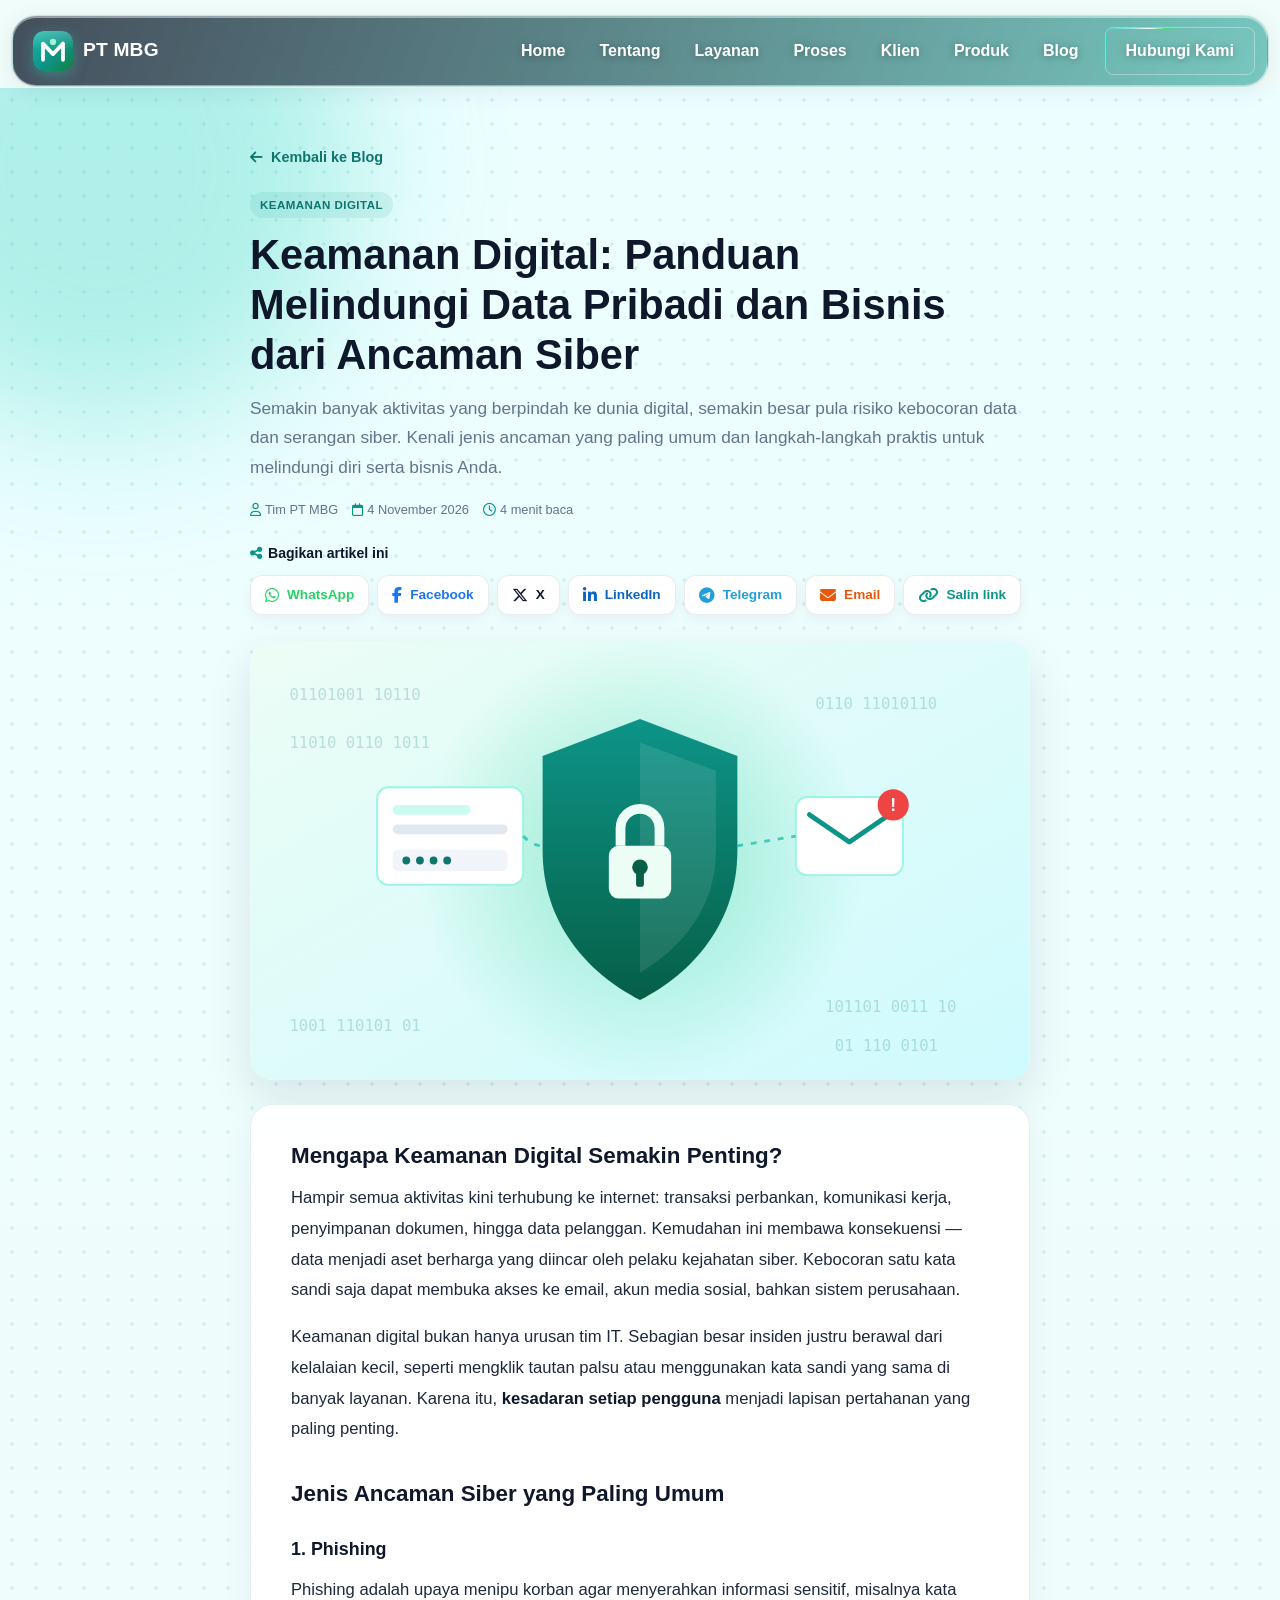
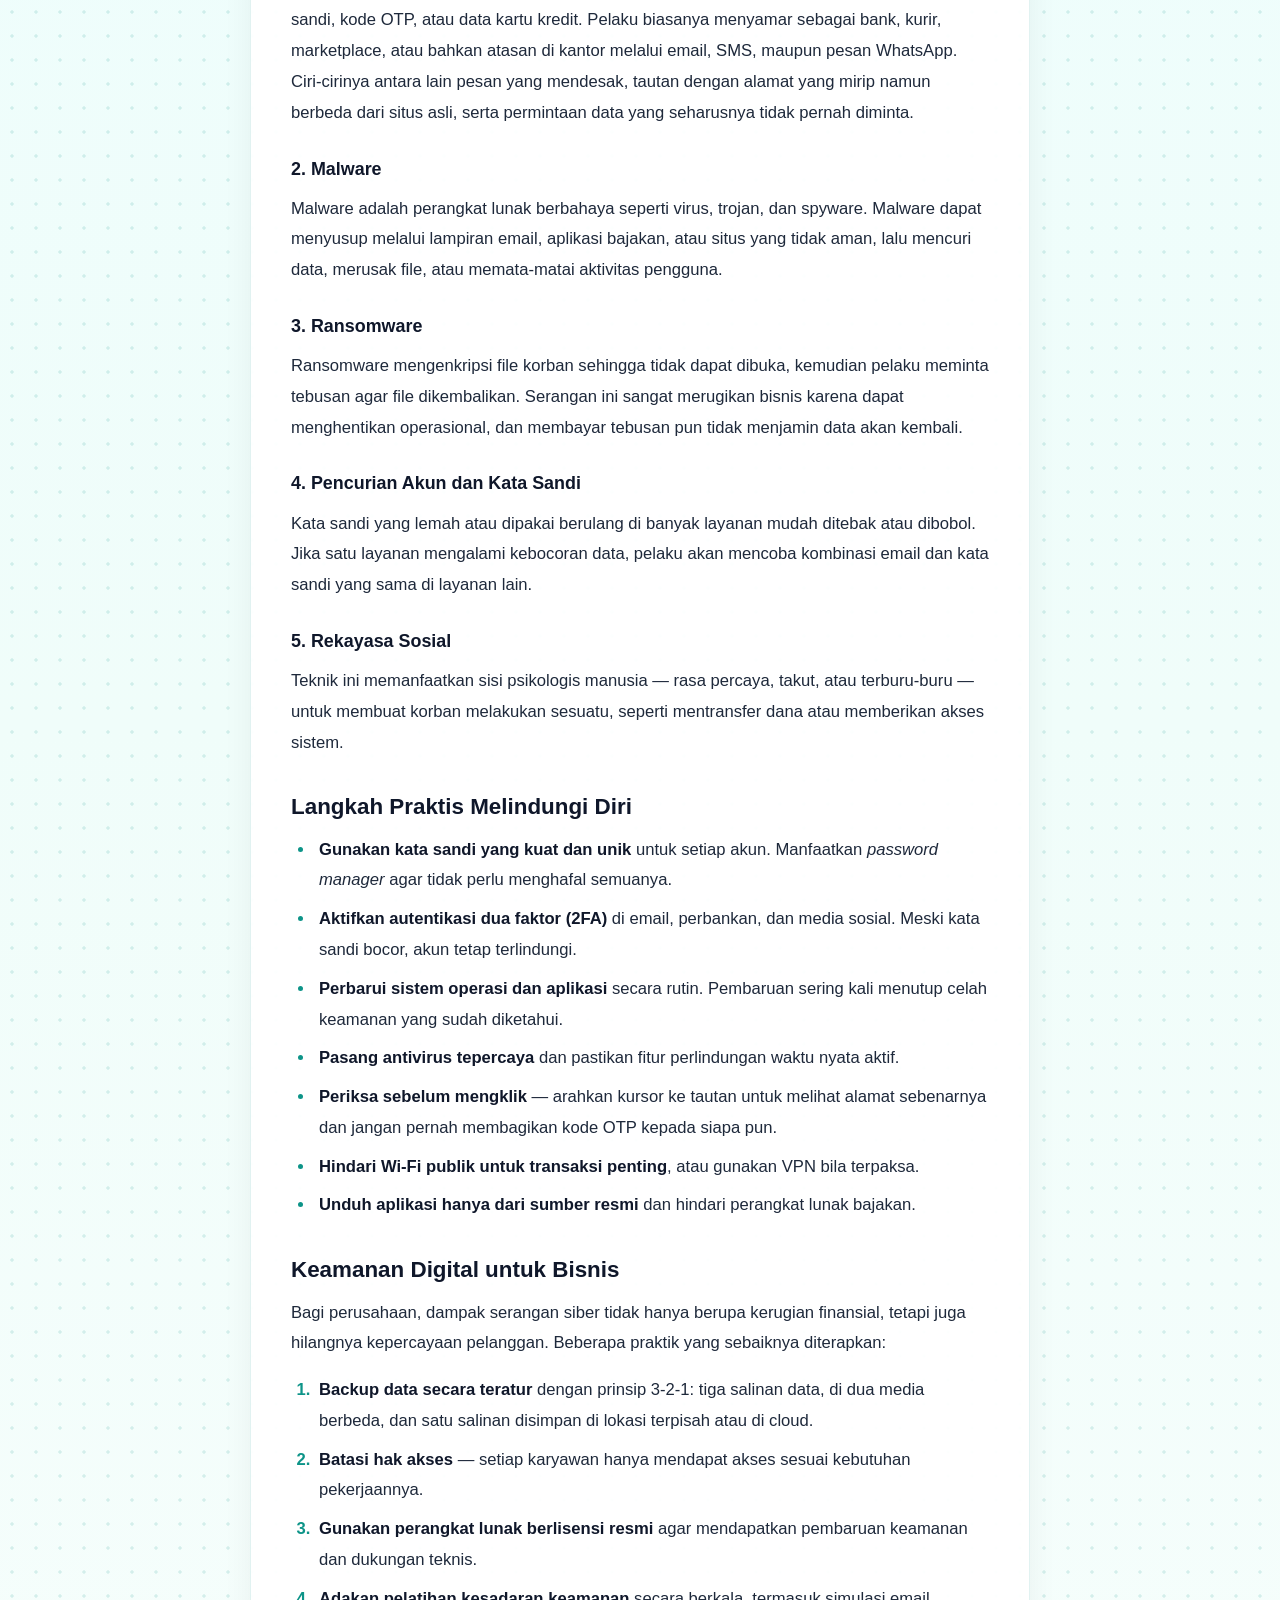
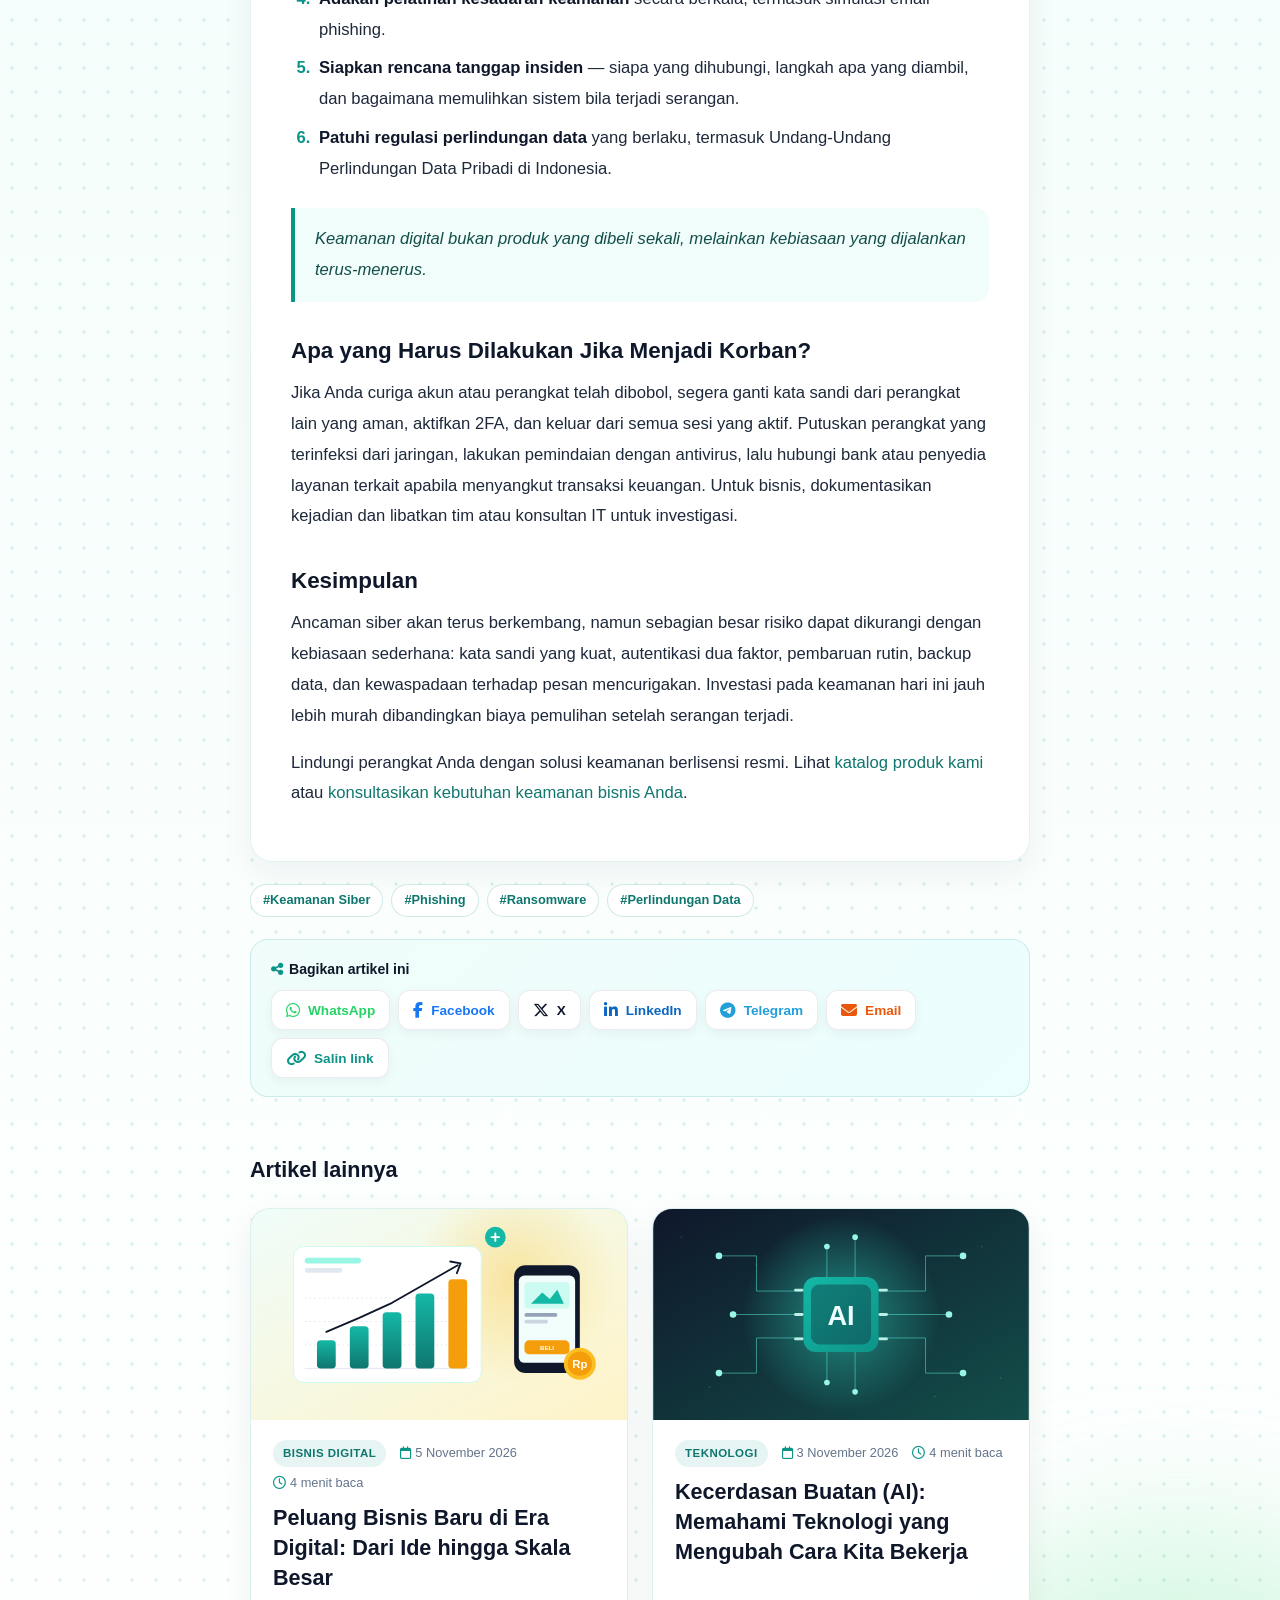
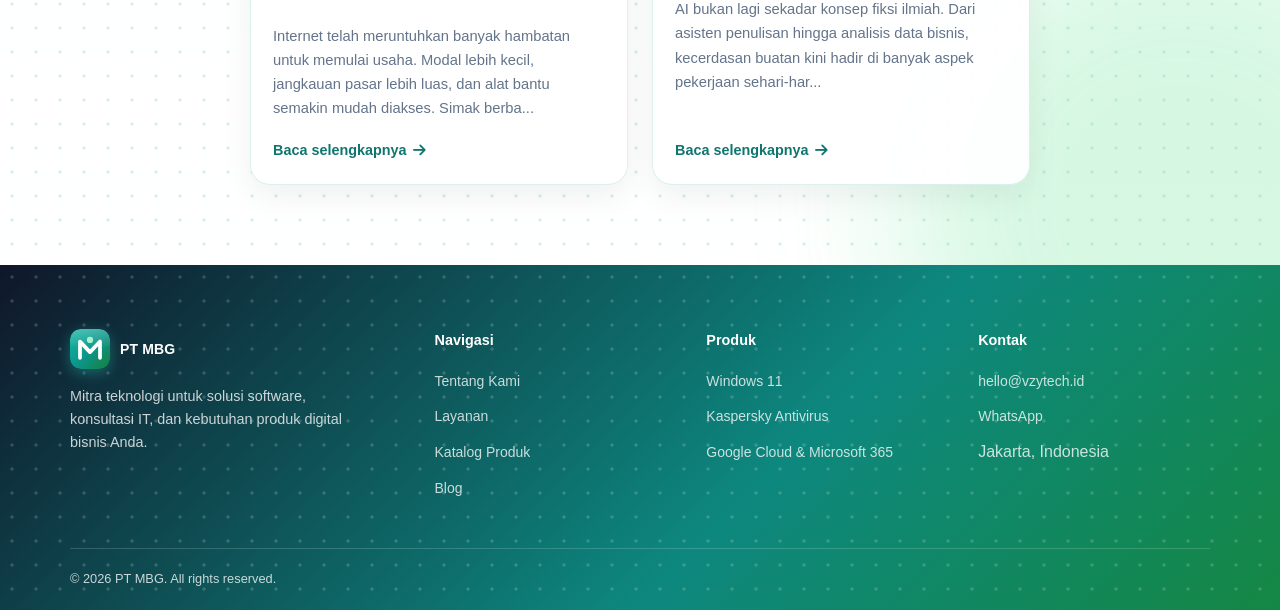
<file: public/blog/keamanan-digital-melindungi-data-dari-ancaman-siber.html>
<!DOCTYPE html>
<html lang="id">
<head>
<meta charset="UTF-8">
<meta name="viewport" content="width=device-width, initial-scale=1.0">
<title>Keamanan Digital: Panduan Melindungi Data Pribadi dan Bisnis dari Ancaman Siber — PT MBG</title>
<meta name="description" content="Panduan keamanan digital: kenali ancaman siber seperti phishing, malware, dan ransomware, serta langkah praktis melindungi data pribadi dan bisnis.">
<meta name="keywords" content="keamanan digital, keamanan siber, phishing, ransomware, antivirus, perlindungan data">
<meta property="og:title" content="Keamanan Digital: Panduan Melindungi Data Pribadi dan Bisnis dari Ancaman Siber">
<meta property="og:description" content="Panduan keamanan digital: kenali ancaman siber seperti phishing, malware, dan ransomware, serta langkah praktis melindungi data pribadi dan bisnis.">
<meta property="og:type" content="article">
<link rel="icon" type="image/svg+xml" href="/public/assets/brand/favicon.svg">
<link rel="stylesheet" href="https://cdnjs.cloudflare.com/ajax/libs/font-awesome/6.5.1/css/all.min.css">
<link rel="stylesheet" href="../home/css/style.css">
<style>.catalog-page{padding-top:88px;background:var(--off-white)}.blog-section{position:relative;isolation:isolate;overflow:hidden;padding:56px 0 80px;background-color:#f0fdfa;background-image:radial-gradient(circle,rgba(13,148,136,.14) 1.5px,transparent 1.75px),linear-gradient(180deg,#ecfeff 0%,#f0fdfa 45%,#fff 100%);background-size:24px 24px,100% 100%}.blog-section::before,.blog-section::after{content:"";position:absolute;z-index:-1;border-radius:50%;filter:blur(70px);pointer-events:none}.blog-section::before{width:520px;height:520px;top:-180px;left:-160px;background:rgba(45,212,191,.32)}.blog-section::after{width:560px;height:560px;bottom:-220px;right:-180px;background:rgba(74,222,128,.22)}.blog-section .section-header{margin-bottom:40px}.blog-grid{display:grid;grid-template-columns:repeat(3,minmax(0,1fr));gap:24px}@media(max-width:980px){.blog-grid{grid-template-columns:repeat(2,minmax(0,1fr))}}@media(max-width:620px){.blog-grid{grid-template-columns:1fr}}.blog-card{display:flex;flex-direction:column;min-width:0;overflow:hidden;border-radius:20px;background:rgba(255,255,255,.94);border:1px solid rgba(13,148,136,.14);box-shadow:0 12px 32px rgba(15,23,42,.06);color:inherit;text-decoration:none;transition:transform .25s ease,box-shadow .25s ease}.blog-card:hover{transform:translateY(-4px);box-shadow:0 20px 44px rgba(13,148,136,.16)}.blog-card-image{display:block;width:100%;aspect-ratio:16/9;object-fit:cover;background:linear-gradient(135deg,rgba(13,148,136,.12),rgba(22,163,74,.1))}.blog-card-body{display:flex;flex:1;flex-direction:column;gap:10px;padding:20px 22px 22px}.blog-meta{display:flex;flex-wrap:wrap;align-items:center;gap:6px 14px;color:var(--muted);font-size:.8rem}.blog-meta i{margin-right:4px;color:var(--turquoise)}.blog-category{display:inline-block;padding:4px 10px;border-radius:999px;background:rgba(13,148,136,.1);color:var(--turquoise-dark);font-size:.72rem;font-weight:700;letter-spacing:.04em;text-transform:uppercase}.blog-card h2{margin:0;font-size:1.18rem;line-height:1.4;color:var(--slate)}.blog-card p{margin:0;color:var(--muted);font-size:.92rem;line-height:1.65}.blog-read-more{margin-top:auto;padding-top:8px;color:var(--turquoise-dark);font-weight:700;font-size:.9rem}.blog-read-more i{margin-left:6px;transition:transform .2s ease}.blog-card:hover .blog-read-more i{transform:translateX(4px)}.blog-empty{grid-column:1/-1;padding:28px;border:1px dashed var(--border);border-radius:16px;color:var(--muted);text-align:center}.article-wrap{max-width:780px;margin:0 auto}.article-back{display:inline-flex;align-items:center;gap:8px;margin-bottom:22px;color:var(--turquoise-dark);font-weight:700;text-decoration:none;font-size:.9rem}.article-header h1{margin:12px 0 14px;font-size:clamp(1.8rem,4vw,2.6rem);line-height:1.2;color:var(--slate)}.article-lead{margin:0 0 18px;color:var(--muted);font-size:1.08rem;line-height:1.7}.article-cover{display:block;width:100%;aspect-ratio:16/9;object-fit:cover;margin:26px 0 8px;border-radius:22px;box-shadow:0 18px 44px rgba(15,23,42,.1)}.article-body{margin-top:24px;padding:36px 40px;border-radius:22px;background:rgba(255,255,255,.95);border:1px solid rgba(13,148,136,.12);box-shadow:0 12px 32px rgba(15,23,42,.05);color:#1e293b;font-size:1.04rem;line-height:1.85}.article-body h2{margin:34px 0 12px;font-size:1.4rem;line-height:1.35;color:var(--slate)}.article-body h2:first-child{margin-top:0}.article-body h3{margin:24px 0 8px;font-size:1.12rem;color:var(--slate)}.article-body p{margin:0 0 16px}.article-body ul,.article-body ol{margin:0 0 18px;padding-left:24px}.article-body ul{list-style:disc}.article-body ol{list-style:decimal}.article-body li{margin-bottom:8px;padding-left:4px}.article-body li::marker{color:var(--turquoise);font-weight:700}.article-body strong{color:var(--slate)}.article-body a{color:var(--turquoise-dark)}.article-body img{max-width:100%;height:auto;border-radius:14px}.article-body blockquote{margin:24px 0;padding:16px 20px;border-left:4px solid var(--turquoise);border-radius:0 14px 14px 0;background:#f0fdfa;color:#134e4a;font-style:italic}.article-tags{display:flex;flex-wrap:wrap;gap:8px;margin-top:22px}.article-tags span{padding:5px 12px;border-radius:999px;background:#fff;border:1px solid rgba(13,148,136,.2);color:var(--turquoise-dark);font-size:.8rem;font-weight:600}.article-related{margin-top:56px}.article-related h2{margin:0 0 20px;font-size:1.35rem;color:var(--slate)}.article-related .blog-grid{grid-template-columns:repeat(2,minmax(0,1fr))}@media(max-width:620px){.article-body{padding:24px 20px;font-size:1rem}.article-related .blog-grid{grid-template-columns:1fr}}</style><style>.share-bar{display:flex;flex-wrap:wrap;align-items:center;gap:10px;margin:22px 0}.share-bar-label{margin-right:4px;color:var(--slate);font-size:.88rem;font-weight:700}.share-bar-label i{margin-right:6px;color:var(--turquoise)}.share-buttons{display:flex;flex-wrap:wrap;gap:8px}.share-btn{display:inline-flex;align-items:center;justify-content:center;gap:8px;height:40px;min-width:40px;padding:0 14px;border:1px solid rgba(15,23,42,.08);border-radius:12px;background:#fff;color:var(--share-color);font:600 .85rem var(--font);text-decoration:none;cursor:pointer;box-shadow:0 4px 12px rgba(15,23,42,.05);transition:transform .2s ease,background .2s ease,color .2s ease,box-shadow .2s ease}.share-btn i{font-size:1rem}.share-btn:hover,.share-btn:focus-visible{background:var(--share-color);color:#fff;transform:translateY(-2px);box-shadow:0 10px 20px rgba(15,23,42,.12)}.share-btn.is-copied{background:var(--share-color);color:#fff}.share-btn-native{display:none}.share-bar.is-boxed{padding:18px 20px;border-radius:18px;background:linear-gradient(135deg,#f0fdfa,#ecfeff);border:1px solid rgba(13,148,136,.16)}.article-body .share-bar{margin:26px 0}@media(max-width:620px){.share-btn span{display:none}.share-btn{padding:0;width:42px;height:42px}.share-btn-native{display:inline-flex}.share-bar-label{width:100%}}</style>
</head>
<body class="catalog-page">
<div class="nav-wrap"><nav class="nav" aria-label="Navigasi utama"><a href="/public/home/" class="nav-logo"><img class="nav-logo-mark" src="/public/assets/brand/mbg-mark.svg" alt="" width="40" height="40">PT MBG</a><div class="nav-links" id="navLinks"><a href="/public/home/">Home</a><a href="/public/home/index.html#about">Tentang</a><a href="/public/home/index.html#services">Layanan</a><a href="/public/home/index.html#process">Proses</a><a href="/public/home/index.html#testimonials">Klien</a><a href="/public/pages/produk.html">Produk</a><a href="/public/pages/blog.html">Blog</a><a href="/public/home/index.html#contact" class="nav-cta">Hubungi Kami</a></div><button class="nav-toggle" type="button" aria-label="Menu" aria-expanded="false"><i class="fas fa-bars"></i></button></nav></div><script>(function(){var toggle=document.querySelector(".nav-toggle");var links=document.querySelector(".nav-links");var nav=document.querySelector(".nav");if(toggle&&links){toggle.addEventListener("click",function(){var open=links.classList.toggle("open");toggle.setAttribute("aria-expanded",open?"true":"false");});links.querySelectorAll("a").forEach(function(link){link.addEventListener("click",function(){links.classList.remove("open");toggle.setAttribute("aria-expanded","false");});});}if(nav){var update=function(){nav.classList.toggle("scrolled",window.scrollY>40);};window.addEventListener("scroll",update,{passive:true});update();}})();</script>
<main class="section blog-section"><div class="container"><article class="article-wrap"><a class="article-back" href="/public/pages/blog.html"><i class="fas fa-arrow-left"></i>Kembali ke Blog</a><header class="article-header"><span class="blog-category">Keamanan Digital</span><h1>Keamanan Digital: Panduan Melindungi Data Pribadi dan Bisnis dari Ancaman Siber</h1><p class="article-lead">Semakin banyak aktivitas yang berpindah ke dunia digital, semakin besar pula risiko kebocoran data dan serangan siber. Kenali jenis ancaman yang paling umum dan langkah-langkah praktis untuk melindungi diri serta bisnis Anda.</p><div class="blog-meta"><span><i class="far fa-user"></i>Tim PT MBG</span><span><i class="far fa-calendar"></i>4 November 2026</span><span><i class="far fa-clock"></i>4 menit baca</span></div><div class="share-bar" data-share-title="Keamanan Digital: Panduan Melindungi Data Pribadi dan Bisnis dari Ancaman Siber"><span class="share-bar-label"><i class="fas fa-share-alt"></i>Bagikan artikel ini</span><div class="share-buttons"><a href="#" target="_blank" rel="noopener noreferrer" class="share-btn" data-share="whatsapp" style="--share-color:#25d366" aria-label="Bagikan via WhatsApp" title="WhatsApp"><i class="fab fa-whatsapp" aria-hidden="true"></i><span>WhatsApp</span></a><a href="#" target="_blank" rel="noopener noreferrer" class="share-btn" data-share="facebook" style="--share-color:#1877f2" aria-label="Bagikan via Facebook" title="Facebook"><i class="fab fa-facebook-f" aria-hidden="true"></i><span>Facebook</span></a><a href="#" target="_blank" rel="noopener noreferrer" class="share-btn" data-share="x" style="--share-color:#0f172a" aria-label="Bagikan via X" title="X"><i class="fab fa-x-twitter" aria-hidden="true"></i><span>X</span></a><a href="#" target="_blank" rel="noopener noreferrer" class="share-btn" data-share="linkedin" style="--share-color:#0a66c2" aria-label="Bagikan via LinkedIn" title="LinkedIn"><i class="fab fa-linkedin-in" aria-hidden="true"></i><span>LinkedIn</span></a><a href="#" target="_blank" rel="noopener noreferrer" class="share-btn" data-share="telegram" style="--share-color:#229ed9" aria-label="Bagikan via Telegram" title="Telegram"><i class="fab fa-telegram-plane" aria-hidden="true"></i><span>Telegram</span></a><a href="#" target="_blank" rel="noopener noreferrer" class="share-btn" data-share="email" style="--share-color:#ea580c" aria-label="Bagikan via Email" title="Email"><i class="fas fa-envelope" aria-hidden="true"></i><span>Email</span></a><button type="button" class="share-btn" data-share="copy" style="--share-color:#0d9488" aria-label="Bagikan via Salin link" title="Salin link"><i class="fas fa-link" aria-hidden="true"></i><span>Salin link</span></button><button type="button" class="share-btn share-btn-native" data-share="native" style="--share-color:#0d9488" aria-label="Bagikan" title="Bagikan"><i class="fas fa-share-nodes" aria-hidden="true"></i></button></div></div></header><img class="article-cover" src="/public/blog/img/keamanan-digital.svg" alt="Keamanan Digital: Panduan Melindungi Data Pribadi dan Bisnis dari Ancaman Siber"><div class="article-body"><h2>Mengapa Keamanan Digital Semakin Penting?</h2>
<p>Hampir semua aktivitas kini terhubung ke internet: transaksi perbankan, komunikasi kerja, penyimpanan dokumen, hingga data pelanggan. Kemudahan ini membawa konsekuensi — data menjadi aset berharga yang diincar oleh pelaku kejahatan siber. Kebocoran satu kata sandi saja dapat membuka akses ke email, akun media sosial, bahkan sistem perusahaan.</p>
<p>Keamanan digital bukan hanya urusan tim IT. Sebagian besar insiden justru berawal dari kelalaian kecil, seperti mengklik tautan palsu atau menggunakan kata sandi yang sama di banyak layanan. Karena itu, <strong>kesadaran setiap pengguna</strong> menjadi lapisan pertahanan yang paling penting.</p>

<h2>Jenis Ancaman Siber yang Paling Umum</h2>
<h3>1. Phishing</h3>
<p>Phishing adalah upaya menipu korban agar menyerahkan informasi sensitif, misalnya kata sandi, kode OTP, atau data kartu kredit. Pelaku biasanya menyamar sebagai bank, kurir, marketplace, atau bahkan atasan di kantor melalui email, SMS, maupun pesan WhatsApp. Ciri-cirinya antara lain pesan yang mendesak, tautan dengan alamat yang mirip namun berbeda dari situs asli, serta permintaan data yang seharusnya tidak pernah diminta.</p>
<h3>2. Malware</h3>
<p>Malware adalah perangkat lunak berbahaya seperti virus, trojan, dan spyware. Malware dapat menyusup melalui lampiran email, aplikasi bajakan, atau situs yang tidak aman, lalu mencuri data, merusak file, atau memata-matai aktivitas pengguna.</p>
<h3>3. Ransomware</h3>
<p>Ransomware mengenkripsi file korban sehingga tidak dapat dibuka, kemudian pelaku meminta tebusan agar file dikembalikan. Serangan ini sangat merugikan bisnis karena dapat menghentikan operasional, dan membayar tebusan pun tidak menjamin data akan kembali.</p>
<h3>4. Pencurian Akun dan Kata Sandi</h3>
<p>Kata sandi yang lemah atau dipakai berulang di banyak layanan mudah ditebak atau dibobol. Jika satu layanan mengalami kebocoran data, pelaku akan mencoba kombinasi email dan kata sandi yang sama di layanan lain.</p>
<h3>5. Rekayasa Sosial</h3>
<p>Teknik ini memanfaatkan sisi psikologis manusia — rasa percaya, takut, atau terburu-buru — untuk membuat korban melakukan sesuatu, seperti mentransfer dana atau memberikan akses sistem.</p>

<h2>Langkah Praktis Melindungi Diri</h2>
<ul>
<li><strong>Gunakan kata sandi yang kuat dan unik</strong> untuk setiap akun. Manfaatkan <em>password manager</em> agar tidak perlu menghafal semuanya.</li>
<li><strong>Aktifkan autentikasi dua faktor (2FA)</strong> di email, perbankan, dan media sosial. Meski kata sandi bocor, akun tetap terlindungi.</li>
<li><strong>Perbarui sistem operasi dan aplikasi</strong> secara rutin. Pembaruan sering kali menutup celah keamanan yang sudah diketahui.</li>
<li><strong>Pasang antivirus tepercaya</strong> dan pastikan fitur perlindungan waktu nyata aktif.</li>
<li><strong>Periksa sebelum mengklik</strong> — arahkan kursor ke tautan untuk melihat alamat sebenarnya dan jangan pernah membagikan kode OTP kepada siapa pun.</li>
<li><strong>Hindari Wi-Fi publik untuk transaksi penting</strong>, atau gunakan VPN bila terpaksa.</li>
<li><strong>Unduh aplikasi hanya dari sumber resmi</strong> dan hindari perangkat lunak bajakan.</li>
</ul>

<h2>Keamanan Digital untuk Bisnis</h2>
<p>Bagi perusahaan, dampak serangan siber tidak hanya berupa kerugian finansial, tetapi juga hilangnya kepercayaan pelanggan. Beberapa praktik yang sebaiknya diterapkan:</p>
<ol>
<li><strong>Backup data secara teratur</strong> dengan prinsip 3-2-1: tiga salinan data, di dua media berbeda, dan satu salinan disimpan di lokasi terpisah atau di cloud.</li>
<li><strong>Batasi hak akses</strong> — setiap karyawan hanya mendapat akses sesuai kebutuhan pekerjaannya.</li>
<li><strong>Gunakan perangkat lunak berlisensi resmi</strong> agar mendapatkan pembaruan keamanan dan dukungan teknis.</li>
<li><strong>Adakan pelatihan kesadaran keamanan</strong> secara berkala, termasuk simulasi email phishing.</li>
<li><strong>Siapkan rencana tanggap insiden</strong> — siapa yang dihubungi, langkah apa yang diambil, dan bagaimana memulihkan sistem bila terjadi serangan.</li>
<li><strong>Patuhi regulasi perlindungan data</strong> yang berlaku, termasuk Undang-Undang Perlindungan Data Pribadi di Indonesia.</li>
</ol>
<blockquote>Keamanan digital bukan produk yang dibeli sekali, melainkan kebiasaan yang dijalankan terus-menerus.</blockquote>

<h2>Apa yang Harus Dilakukan Jika Menjadi Korban?</h2>
<p>Jika Anda curiga akun atau perangkat telah dibobol, segera ganti kata sandi dari perangkat lain yang aman, aktifkan 2FA, dan keluar dari semua sesi yang aktif. Putuskan perangkat yang terinfeksi dari jaringan, lakukan pemindaian dengan antivirus, lalu hubungi bank atau penyedia layanan terkait apabila menyangkut transaksi keuangan. Untuk bisnis, dokumentasikan kejadian dan libatkan tim atau konsultan IT untuk investigasi.</p>

<h2>Kesimpulan</h2>
<p>Ancaman siber akan terus berkembang, namun sebagian besar risiko dapat dikurangi dengan kebiasaan sederhana: kata sandi yang kuat, autentikasi dua faktor, pembaruan rutin, backup data, dan kewaspadaan terhadap pesan mencurigakan. Investasi pada keamanan hari ini jauh lebih murah dibandingkan biaya pemulihan setelah serangan terjadi.</p>
<p>Lindungi perangkat Anda dengan solusi keamanan berlisensi resmi. Lihat <a href="/public/pages/produk.html">katalog produk kami</a> atau <a href="/public/home/index.html#contact">konsultasikan kebutuhan keamanan bisnis Anda</a>.</p></div><div class="article-tags"><span>#Keamanan Siber</span><span>#Phishing</span><span>#Ransomware</span><span>#Perlindungan Data</span></div><div class="share-bar is-boxed" data-share-title="Keamanan Digital: Panduan Melindungi Data Pribadi dan Bisnis dari Ancaman Siber"><span class="share-bar-label"><i class="fas fa-share-alt"></i>Bagikan artikel ini</span><div class="share-buttons"><a href="#" target="_blank" rel="noopener noreferrer" class="share-btn" data-share="whatsapp" style="--share-color:#25d366" aria-label="Bagikan via WhatsApp" title="WhatsApp"><i class="fab fa-whatsapp" aria-hidden="true"></i><span>WhatsApp</span></a><a href="#" target="_blank" rel="noopener noreferrer" class="share-btn" data-share="facebook" style="--share-color:#1877f2" aria-label="Bagikan via Facebook" title="Facebook"><i class="fab fa-facebook-f" aria-hidden="true"></i><span>Facebook</span></a><a href="#" target="_blank" rel="noopener noreferrer" class="share-btn" data-share="x" style="--share-color:#0f172a" aria-label="Bagikan via X" title="X"><i class="fab fa-x-twitter" aria-hidden="true"></i><span>X</span></a><a href="#" target="_blank" rel="noopener noreferrer" class="share-btn" data-share="linkedin" style="--share-color:#0a66c2" aria-label="Bagikan via LinkedIn" title="LinkedIn"><i class="fab fa-linkedin-in" aria-hidden="true"></i><span>LinkedIn</span></a><a href="#" target="_blank" rel="noopener noreferrer" class="share-btn" data-share="telegram" style="--share-color:#229ed9" aria-label="Bagikan via Telegram" title="Telegram"><i class="fab fa-telegram-plane" aria-hidden="true"></i><span>Telegram</span></a><a href="#" target="_blank" rel="noopener noreferrer" class="share-btn" data-share="email" style="--share-color:#ea580c" aria-label="Bagikan via Email" title="Email"><i class="fas fa-envelope" aria-hidden="true"></i><span>Email</span></a><button type="button" class="share-btn" data-share="copy" style="--share-color:#0d9488" aria-label="Bagikan via Salin link" title="Salin link"><i class="fas fa-link" aria-hidden="true"></i><span>Salin link</span></button><button type="button" class="share-btn share-btn-native" data-share="native" style="--share-color:#0d9488" aria-label="Bagikan" title="Bagikan"><i class="fas fa-share-nodes" aria-hidden="true"></i></button></div></div><aside class="article-related"><h2>Artikel lainnya</h2><div class="blog-grid"><a class="blog-card" href="/public/blog/peluang-bisnis-baru-di-era-digital.html"><img class="blog-card-image" src="/public/blog/img/bisnis-digital.svg" alt="Peluang Bisnis Baru di Era Digital: Dari Ide hingga Skala Besar" loading="lazy"><div class="blog-card-body"><div class="blog-meta"><span class="blog-category">Bisnis Digital</span><span><i class="far fa-calendar"></i>5 November 2026</span><span><i class="far fa-clock"></i>4 menit baca</span></div><h2>Peluang Bisnis Baru di Era Digital: Dari Ide hingga Skala Besar</h2><p>Internet telah meruntuhkan banyak hambatan untuk memulai usaha. Modal lebih kecil, jangkauan pasar lebih luas, dan alat bantu semakin mudah diakses. Simak berba...</p><span class="blog-read-more">Baca selengkapnya<i class="fas fa-arrow-right"></i></span></div></a><a class="blog-card" href="/public/blog/kecerdasan-buatan-ai-mengubah-cara-kerja.html"><img class="blog-card-image" src="/public/blog/img/ai.svg" alt="Kecerdasan Buatan (AI): Memahami Teknologi yang Mengubah Cara Kita Bekerja" loading="lazy"><div class="blog-card-body"><div class="blog-meta"><span class="blog-category">Teknologi</span><span><i class="far fa-calendar"></i>3 November 2026</span><span><i class="far fa-clock"></i>4 menit baca</span></div><h2>Kecerdasan Buatan (AI): Memahami Teknologi yang Mengubah Cara Kita Bekerja</h2><p>AI bukan lagi sekadar konsep fiksi ilmiah. Dari asisten penulisan hingga analisis data bisnis, kecerdasan buatan kini hadir di banyak aspek pekerjaan sehari-har...</p><span class="blog-read-more">Baca selengkapnya<i class="fas fa-arrow-right"></i></span></div></a></div></aside></article></div></main>
<footer class="footer"><div class="container"><div class="footer-grid"><div class="footer-brand"><a href="/public/home/" class="nav-logo"><img class="nav-logo-mark" src="/public/assets/brand/mbg-mark.svg" alt="" width="40" height="40">PT MBG</a><p>Mitra teknologi untuk solusi software, konsultasi IT, dan kebutuhan produk digital bisnis Anda.</p></div><div><h4>Navigasi</h4><ul><li><a href="/public/home/index.html#about">Tentang Kami</a></li><li><a href="/public/home/index.html#services">Layanan</a></li><li><a href="/public/pages/produk.html">Katalog Produk</a></li><li><a href="/public/pages/blog.html">Blog</a></li></ul></div><div><h4>Produk</h4><ul><li><a href="/public/pages/produk.html">Windows 11</a></li><li><a href="/public/pages/produk.html">Kaspersky Antivirus</a></li><li><a href="/public/pages/produk.html">Google Cloud &amp; Microsoft 365</a></li></ul></div><div><h4>Kontak</h4><ul><li><a href="mailto:hello@vzytech.id">hello@vzytech.id</a></li><li><a href="https://wa.me/6281313616756" target="_blank" rel="noopener noreferrer">WhatsApp</a></li><li>Jakarta, Indonesia</li></ul></div></div><div class="footer-bottom"><span>&copy; 2026 PT MBG. All rights reserved.</span></div></div></footer>
<script>(function(){var url=location.href.split("#")[0];document.querySelectorAll(".share-bar").forEach(function(bar){var title=bar.dataset.shareTitle||document.title;var u=encodeURIComponent(url);var t=encodeURIComponent(title);var links={whatsapp:"https://wa.me/?text="+t+"%20"+u,facebook:"https://www.facebook.com/sharer/sharer.php?u="+u,x:"https://twitter.com/intent/tweet?text="+t+"&url="+u,linkedin:"https://www.linkedin.com/sharing/share-offsite/?url="+u,telegram:"https://t.me/share/url?url="+u+"&text="+t,email:"mailto:?subject="+t+"&body="+t+"%0A%0A"+u};bar.querySelectorAll("a.share-btn").forEach(function(a){var href=links[a.dataset.share];if(href){a.href=href;if(a.dataset.share==="email")a.removeAttribute("target");}});var copy=bar.querySelector("[data-share=copy]");if(copy)copy.addEventListener("click",function(){var done=function(){var label=copy.querySelector("span");var old=label?label.textContent:"";copy.classList.add("is-copied");if(label)label.textContent="Tersalin!";setTimeout(function(){copy.classList.remove("is-copied");if(label)label.textContent=old;},1800);};if(navigator.clipboard){navigator.clipboard.writeText(url).then(done,function(){prompt("Salin link:",url);});}else{prompt("Salin link:",url);}});var nat=bar.querySelector("[data-share=native]");if(nat){if(navigator.share){nat.addEventListener("click",function(){navigator.share({title:title,url:url}).catch(function(){});});}else{nat.remove();}}});})();</script>
</body>
</html>
</file>
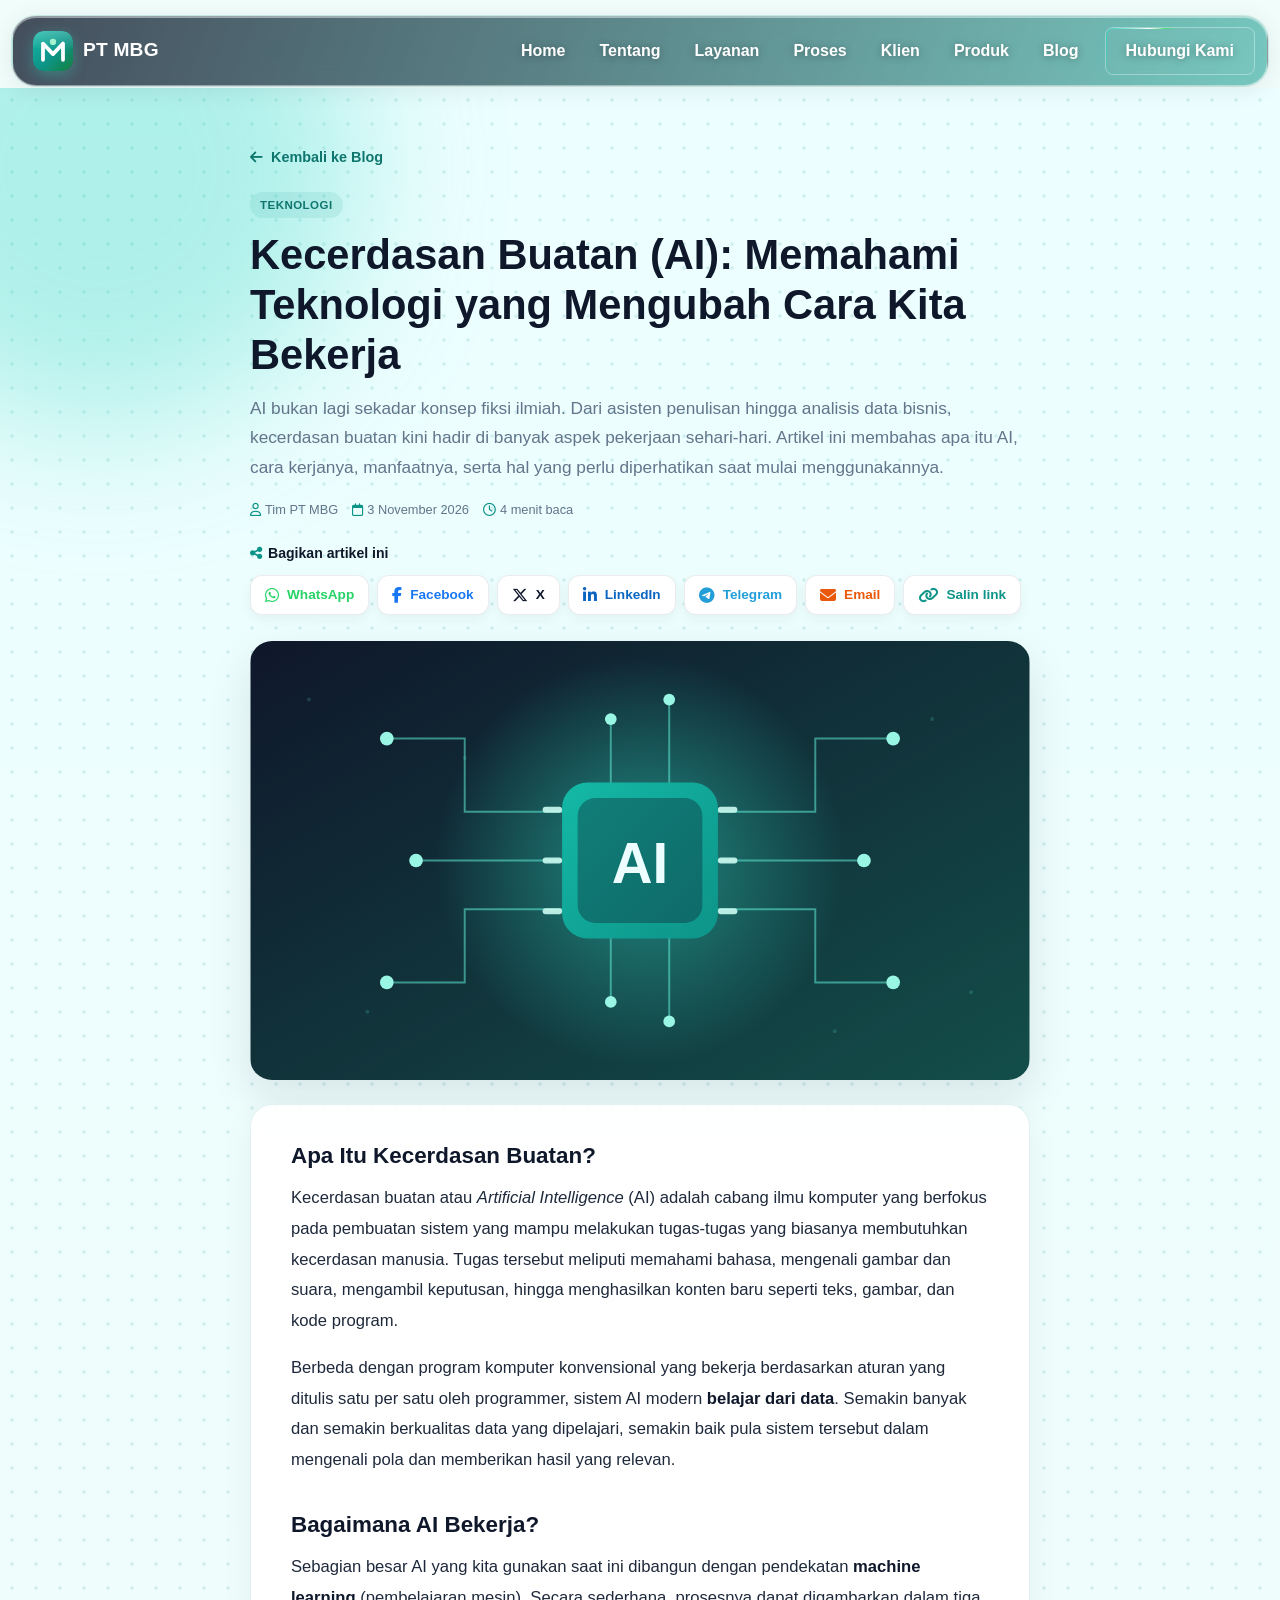
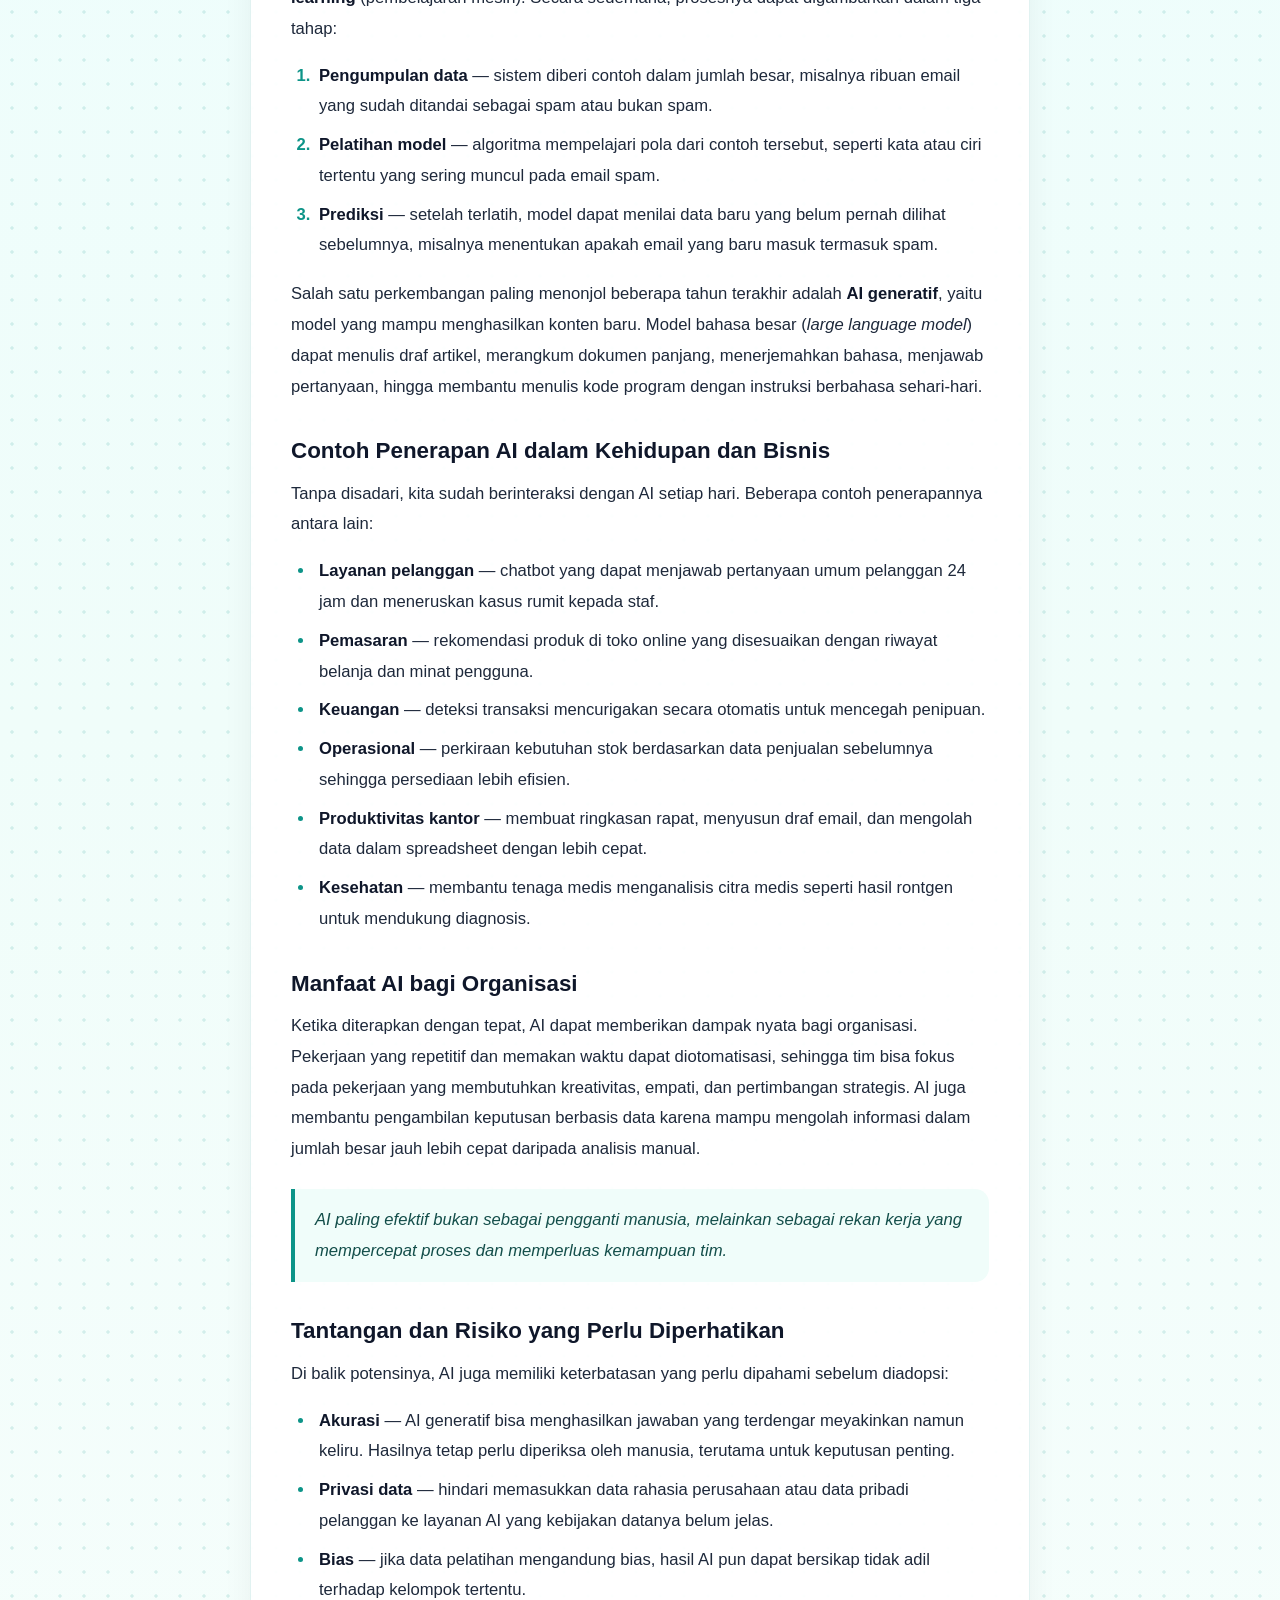
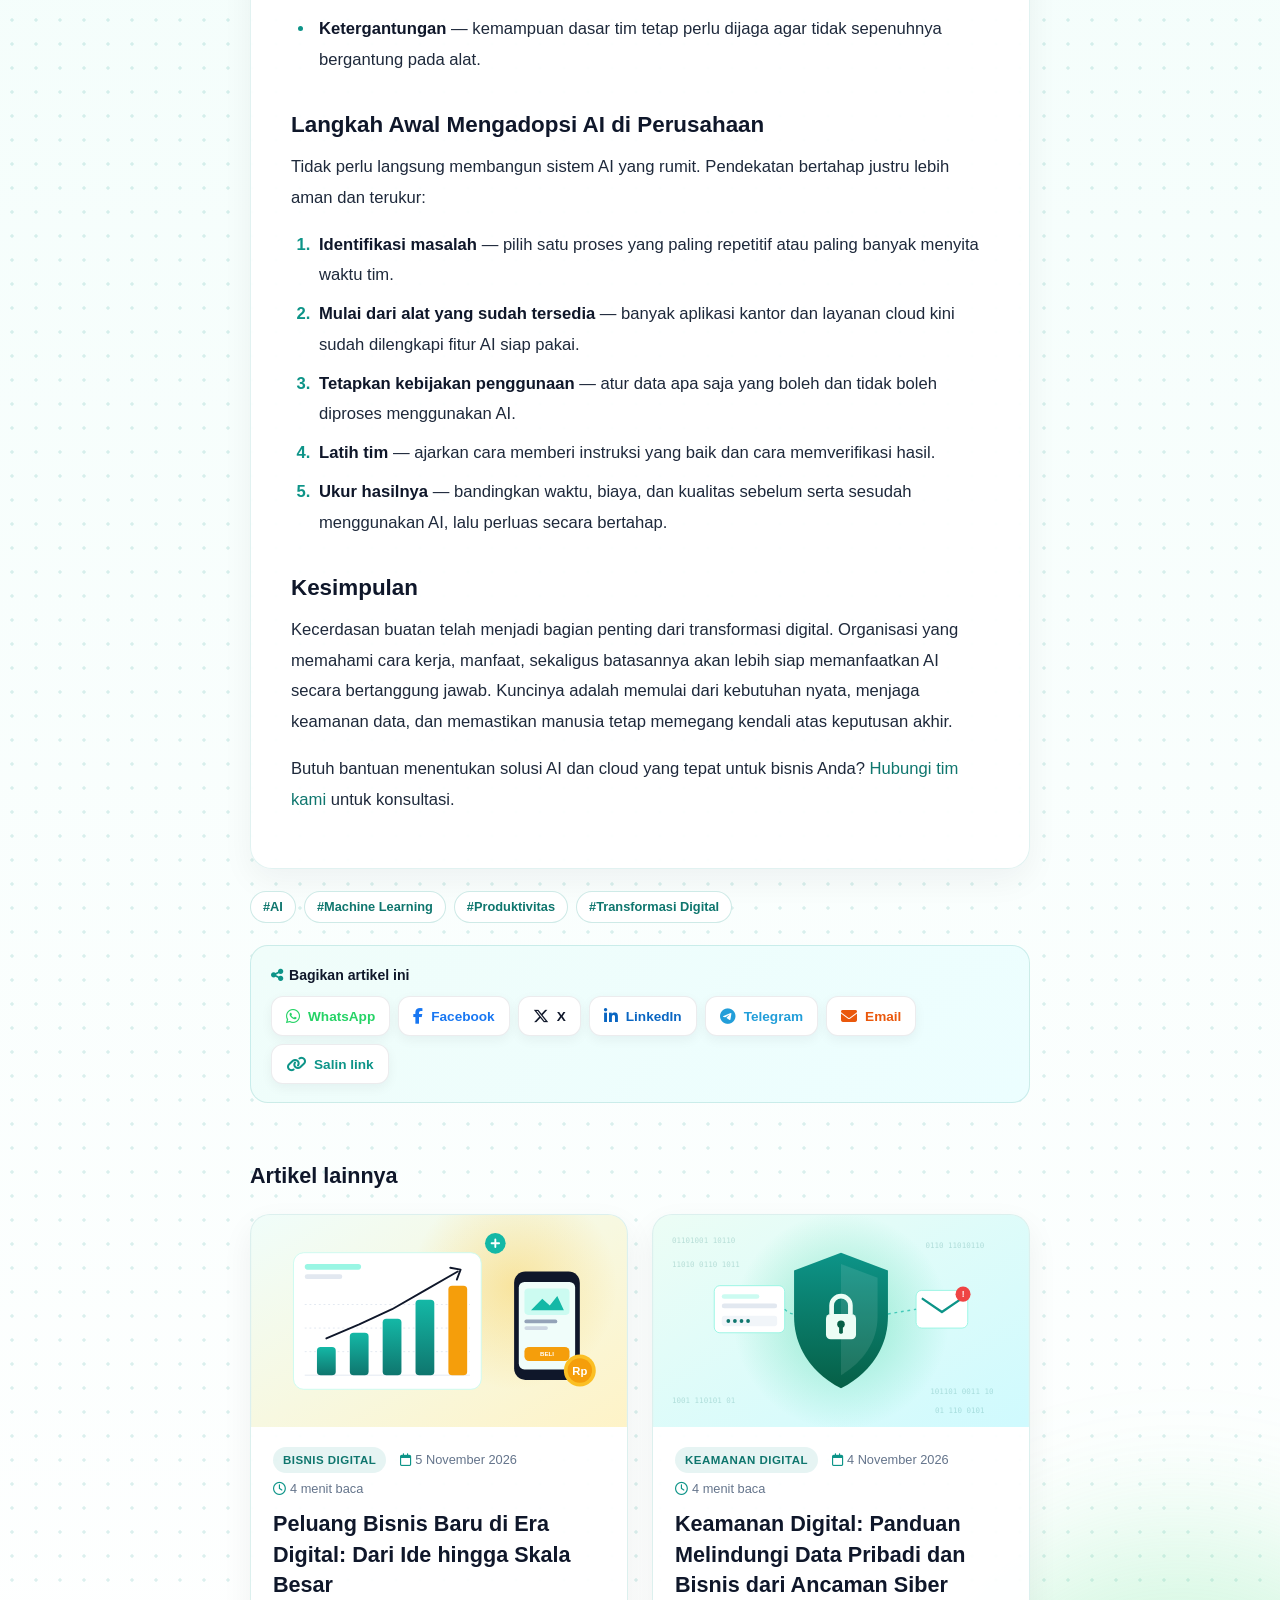
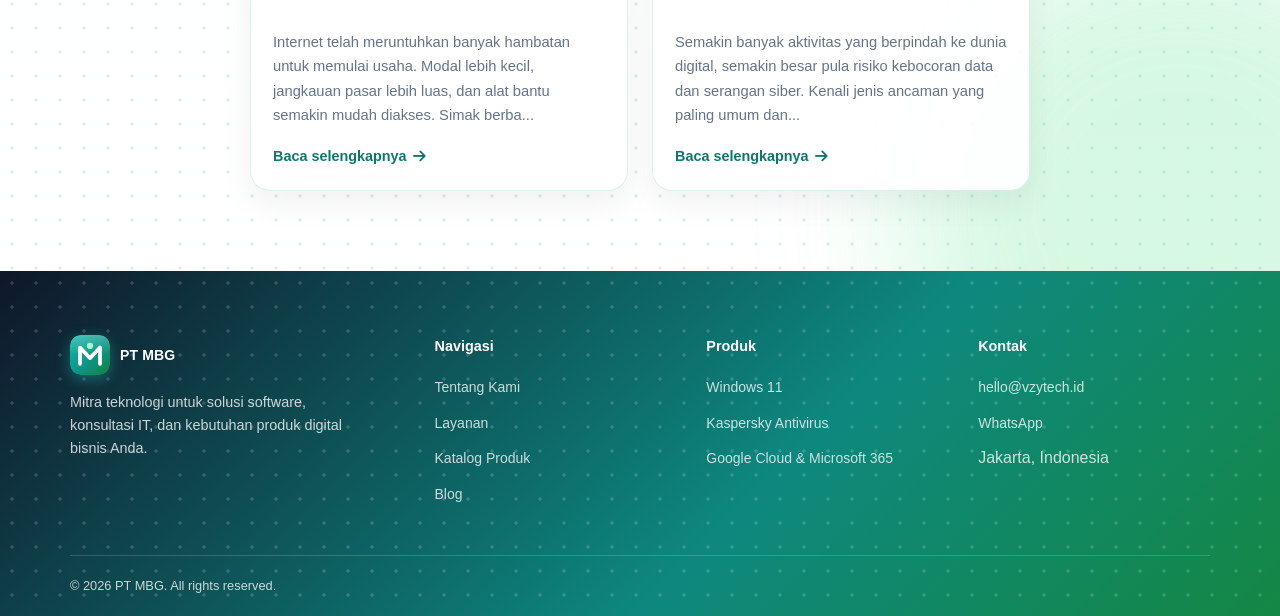
<file: public/blog/kecerdasan-buatan-ai-mengubah-cara-kerja.html>
<!DOCTYPE html>
<html lang="id">
<head>
<meta charset="UTF-8">
<meta name="viewport" content="width=device-width, initial-scale=1.0">
<title>Kecerdasan Buatan (AI): Memahami Teknologi yang Mengubah Cara Kita Bekerja — PT MBG</title>
<meta name="description" content="Penjelasan lengkap tentang kecerdasan buatan (AI): cara kerja, contoh penerapan di bisnis, manfaat, tantangan, dan langkah awal mengadopsinya.">
<meta name="keywords" content="kecerdasan buatan, AI, machine learning, AI untuk bisnis, transformasi digital">
<meta property="og:title" content="Kecerdasan Buatan (AI): Memahami Teknologi yang Mengubah Cara Kita Bekerja">
<meta property="og:description" content="Penjelasan lengkap tentang kecerdasan buatan (AI): cara kerja, contoh penerapan di bisnis, manfaat, tantangan, dan langkah awal mengadopsinya.">
<meta property="og:type" content="article">
<link rel="icon" type="image/svg+xml" href="/public/assets/brand/favicon.svg">
<link rel="stylesheet" href="https://cdnjs.cloudflare.com/ajax/libs/font-awesome/6.5.1/css/all.min.css">
<link rel="stylesheet" href="../home/css/style.css">
<style>.catalog-page{padding-top:88px;background:var(--off-white)}.blog-section{position:relative;isolation:isolate;overflow:hidden;padding:56px 0 80px;background-color:#f0fdfa;background-image:radial-gradient(circle,rgba(13,148,136,.14) 1.5px,transparent 1.75px),linear-gradient(180deg,#ecfeff 0%,#f0fdfa 45%,#fff 100%);background-size:24px 24px,100% 100%}.blog-section::before,.blog-section::after{content:"";position:absolute;z-index:-1;border-radius:50%;filter:blur(70px);pointer-events:none}.blog-section::before{width:520px;height:520px;top:-180px;left:-160px;background:rgba(45,212,191,.32)}.blog-section::after{width:560px;height:560px;bottom:-220px;right:-180px;background:rgba(74,222,128,.22)}.blog-section .section-header{margin-bottom:40px}.blog-grid{display:grid;grid-template-columns:repeat(3,minmax(0,1fr));gap:24px}@media(max-width:980px){.blog-grid{grid-template-columns:repeat(2,minmax(0,1fr))}}@media(max-width:620px){.blog-grid{grid-template-columns:1fr}}.blog-card{display:flex;flex-direction:column;min-width:0;overflow:hidden;border-radius:20px;background:rgba(255,255,255,.94);border:1px solid rgba(13,148,136,.14);box-shadow:0 12px 32px rgba(15,23,42,.06);color:inherit;text-decoration:none;transition:transform .25s ease,box-shadow .25s ease}.blog-card:hover{transform:translateY(-4px);box-shadow:0 20px 44px rgba(13,148,136,.16)}.blog-card-image{display:block;width:100%;aspect-ratio:16/9;object-fit:cover;background:linear-gradient(135deg,rgba(13,148,136,.12),rgba(22,163,74,.1))}.blog-card-body{display:flex;flex:1;flex-direction:column;gap:10px;padding:20px 22px 22px}.blog-meta{display:flex;flex-wrap:wrap;align-items:center;gap:6px 14px;color:var(--muted);font-size:.8rem}.blog-meta i{margin-right:4px;color:var(--turquoise)}.blog-category{display:inline-block;padding:4px 10px;border-radius:999px;background:rgba(13,148,136,.1);color:var(--turquoise-dark);font-size:.72rem;font-weight:700;letter-spacing:.04em;text-transform:uppercase}.blog-card h2{margin:0;font-size:1.18rem;line-height:1.4;color:var(--slate)}.blog-card p{margin:0;color:var(--muted);font-size:.92rem;line-height:1.65}.blog-read-more{margin-top:auto;padding-top:8px;color:var(--turquoise-dark);font-weight:700;font-size:.9rem}.blog-read-more i{margin-left:6px;transition:transform .2s ease}.blog-card:hover .blog-read-more i{transform:translateX(4px)}.blog-empty{grid-column:1/-1;padding:28px;border:1px dashed var(--border);border-radius:16px;color:var(--muted);text-align:center}.article-wrap{max-width:780px;margin:0 auto}.article-back{display:inline-flex;align-items:center;gap:8px;margin-bottom:22px;color:var(--turquoise-dark);font-weight:700;text-decoration:none;font-size:.9rem}.article-header h1{margin:12px 0 14px;font-size:clamp(1.8rem,4vw,2.6rem);line-height:1.2;color:var(--slate)}.article-lead{margin:0 0 18px;color:var(--muted);font-size:1.08rem;line-height:1.7}.article-cover{display:block;width:100%;aspect-ratio:16/9;object-fit:cover;margin:26px 0 8px;border-radius:22px;box-shadow:0 18px 44px rgba(15,23,42,.1)}.article-body{margin-top:24px;padding:36px 40px;border-radius:22px;background:rgba(255,255,255,.95);border:1px solid rgba(13,148,136,.12);box-shadow:0 12px 32px rgba(15,23,42,.05);color:#1e293b;font-size:1.04rem;line-height:1.85}.article-body h2{margin:34px 0 12px;font-size:1.4rem;line-height:1.35;color:var(--slate)}.article-body h2:first-child{margin-top:0}.article-body h3{margin:24px 0 8px;font-size:1.12rem;color:var(--slate)}.article-body p{margin:0 0 16px}.article-body ul,.article-body ol{margin:0 0 18px;padding-left:24px}.article-body ul{list-style:disc}.article-body ol{list-style:decimal}.article-body li{margin-bottom:8px;padding-left:4px}.article-body li::marker{color:var(--turquoise);font-weight:700}.article-body strong{color:var(--slate)}.article-body a{color:var(--turquoise-dark)}.article-body img{max-width:100%;height:auto;border-radius:14px}.article-body blockquote{margin:24px 0;padding:16px 20px;border-left:4px solid var(--turquoise);border-radius:0 14px 14px 0;background:#f0fdfa;color:#134e4a;font-style:italic}.article-tags{display:flex;flex-wrap:wrap;gap:8px;margin-top:22px}.article-tags span{padding:5px 12px;border-radius:999px;background:#fff;border:1px solid rgba(13,148,136,.2);color:var(--turquoise-dark);font-size:.8rem;font-weight:600}.article-related{margin-top:56px}.article-related h2{margin:0 0 20px;font-size:1.35rem;color:var(--slate)}.article-related .blog-grid{grid-template-columns:repeat(2,minmax(0,1fr))}@media(max-width:620px){.article-body{padding:24px 20px;font-size:1rem}.article-related .blog-grid{grid-template-columns:1fr}}</style><style>.share-bar{display:flex;flex-wrap:wrap;align-items:center;gap:10px;margin:22px 0}.share-bar-label{margin-right:4px;color:var(--slate);font-size:.88rem;font-weight:700}.share-bar-label i{margin-right:6px;color:var(--turquoise)}.share-buttons{display:flex;flex-wrap:wrap;gap:8px}.share-btn{display:inline-flex;align-items:center;justify-content:center;gap:8px;height:40px;min-width:40px;padding:0 14px;border:1px solid rgba(15,23,42,.08);border-radius:12px;background:#fff;color:var(--share-color);font:600 .85rem var(--font);text-decoration:none;cursor:pointer;box-shadow:0 4px 12px rgba(15,23,42,.05);transition:transform .2s ease,background .2s ease,color .2s ease,box-shadow .2s ease}.share-btn i{font-size:1rem}.share-btn:hover,.share-btn:focus-visible{background:var(--share-color);color:#fff;transform:translateY(-2px);box-shadow:0 10px 20px rgba(15,23,42,.12)}.share-btn.is-copied{background:var(--share-color);color:#fff}.share-btn-native{display:none}.share-bar.is-boxed{padding:18px 20px;border-radius:18px;background:linear-gradient(135deg,#f0fdfa,#ecfeff);border:1px solid rgba(13,148,136,.16)}.article-body .share-bar{margin:26px 0}@media(max-width:620px){.share-btn span{display:none}.share-btn{padding:0;width:42px;height:42px}.share-btn-native{display:inline-flex}.share-bar-label{width:100%}}</style>
</head>
<body class="catalog-page">
<div class="nav-wrap"><nav class="nav" aria-label="Navigasi utama"><a href="/public/home/" class="nav-logo"><img class="nav-logo-mark" src="/public/assets/brand/mbg-mark.svg" alt="" width="40" height="40">PT MBG</a><div class="nav-links" id="navLinks"><a href="/public/home/">Home</a><a href="/public/home/index.html#about">Tentang</a><a href="/public/home/index.html#services">Layanan</a><a href="/public/home/index.html#process">Proses</a><a href="/public/home/index.html#testimonials">Klien</a><a href="/public/pages/produk.html">Produk</a><a href="/public/pages/blog.html">Blog</a><a href="/public/home/index.html#contact" class="nav-cta">Hubungi Kami</a></div><button class="nav-toggle" type="button" aria-label="Menu" aria-expanded="false"><i class="fas fa-bars"></i></button></nav></div><script>(function(){var toggle=document.querySelector(".nav-toggle");var links=document.querySelector(".nav-links");var nav=document.querySelector(".nav");if(toggle&&links){toggle.addEventListener("click",function(){var open=links.classList.toggle("open");toggle.setAttribute("aria-expanded",open?"true":"false");});links.querySelectorAll("a").forEach(function(link){link.addEventListener("click",function(){links.classList.remove("open");toggle.setAttribute("aria-expanded","false");});});}if(nav){var update=function(){nav.classList.toggle("scrolled",window.scrollY>40);};window.addEventListener("scroll",update,{passive:true});update();}})();</script>
<main class="section blog-section"><div class="container"><article class="article-wrap"><a class="article-back" href="/public/pages/blog.html"><i class="fas fa-arrow-left"></i>Kembali ke Blog</a><header class="article-header"><span class="blog-category">Teknologi</span><h1>Kecerdasan Buatan (AI): Memahami Teknologi yang Mengubah Cara Kita Bekerja</h1><p class="article-lead">AI bukan lagi sekadar konsep fiksi ilmiah. Dari asisten penulisan hingga analisis data bisnis, kecerdasan buatan kini hadir di banyak aspek pekerjaan sehari-hari. Artikel ini membahas apa itu AI, cara kerjanya, manfaatnya, serta hal yang perlu diperhatikan saat mulai menggunakannya.</p><div class="blog-meta"><span><i class="far fa-user"></i>Tim PT MBG</span><span><i class="far fa-calendar"></i>3 November 2026</span><span><i class="far fa-clock"></i>4 menit baca</span></div><div class="share-bar" data-share-title="Kecerdasan Buatan (AI): Memahami Teknologi yang Mengubah Cara Kita Bekerja"><span class="share-bar-label"><i class="fas fa-share-alt"></i>Bagikan artikel ini</span><div class="share-buttons"><a href="#" target="_blank" rel="noopener noreferrer" class="share-btn" data-share="whatsapp" style="--share-color:#25d366" aria-label="Bagikan via WhatsApp" title="WhatsApp"><i class="fab fa-whatsapp" aria-hidden="true"></i><span>WhatsApp</span></a><a href="#" target="_blank" rel="noopener noreferrer" class="share-btn" data-share="facebook" style="--share-color:#1877f2" aria-label="Bagikan via Facebook" title="Facebook"><i class="fab fa-facebook-f" aria-hidden="true"></i><span>Facebook</span></a><a href="#" target="_blank" rel="noopener noreferrer" class="share-btn" data-share="x" style="--share-color:#0f172a" aria-label="Bagikan via X" title="X"><i class="fab fa-x-twitter" aria-hidden="true"></i><span>X</span></a><a href="#" target="_blank" rel="noopener noreferrer" class="share-btn" data-share="linkedin" style="--share-color:#0a66c2" aria-label="Bagikan via LinkedIn" title="LinkedIn"><i class="fab fa-linkedin-in" aria-hidden="true"></i><span>LinkedIn</span></a><a href="#" target="_blank" rel="noopener noreferrer" class="share-btn" data-share="telegram" style="--share-color:#229ed9" aria-label="Bagikan via Telegram" title="Telegram"><i class="fab fa-telegram-plane" aria-hidden="true"></i><span>Telegram</span></a><a href="#" target="_blank" rel="noopener noreferrer" class="share-btn" data-share="email" style="--share-color:#ea580c" aria-label="Bagikan via Email" title="Email"><i class="fas fa-envelope" aria-hidden="true"></i><span>Email</span></a><button type="button" class="share-btn" data-share="copy" style="--share-color:#0d9488" aria-label="Bagikan via Salin link" title="Salin link"><i class="fas fa-link" aria-hidden="true"></i><span>Salin link</span></button><button type="button" class="share-btn share-btn-native" data-share="native" style="--share-color:#0d9488" aria-label="Bagikan" title="Bagikan"><i class="fas fa-share-nodes" aria-hidden="true"></i></button></div></div></header><img class="article-cover" src="/public/blog/img/ai.svg" alt="Kecerdasan Buatan (AI): Memahami Teknologi yang Mengubah Cara Kita Bekerja"><div class="article-body"><h2>Apa Itu Kecerdasan Buatan?</h2>
<p>Kecerdasan buatan atau <em>Artificial Intelligence</em> (AI) adalah cabang ilmu komputer yang berfokus pada pembuatan sistem yang mampu melakukan tugas-tugas yang biasanya membutuhkan kecerdasan manusia. Tugas tersebut meliputi memahami bahasa, mengenali gambar dan suara, mengambil keputusan, hingga menghasilkan konten baru seperti teks, gambar, dan kode program.</p>
<p>Berbeda dengan program komputer konvensional yang bekerja berdasarkan aturan yang ditulis satu per satu oleh programmer, sistem AI modern <strong>belajar dari data</strong>. Semakin banyak dan semakin berkualitas data yang dipelajari, semakin baik pula sistem tersebut dalam mengenali pola dan memberikan hasil yang relevan.</p>

<h2>Bagaimana AI Bekerja?</h2>
<p>Sebagian besar AI yang kita gunakan saat ini dibangun dengan pendekatan <strong>machine learning</strong> (pembelajaran mesin). Secara sederhana, prosesnya dapat digambarkan dalam tiga tahap:</p>
<ol>
<li><strong>Pengumpulan data</strong> — sistem diberi contoh dalam jumlah besar, misalnya ribuan email yang sudah ditandai sebagai spam atau bukan spam.</li>
<li><strong>Pelatihan model</strong> — algoritma mempelajari pola dari contoh tersebut, seperti kata atau ciri tertentu yang sering muncul pada email spam.</li>
<li><strong>Prediksi</strong> — setelah terlatih, model dapat menilai data baru yang belum pernah dilihat sebelumnya, misalnya menentukan apakah email yang baru masuk termasuk spam.</li>
</ol>
<p>Salah satu perkembangan paling menonjol beberapa tahun terakhir adalah <strong>AI generatif</strong>, yaitu model yang mampu menghasilkan konten baru. Model bahasa besar (<em>large language model</em>) dapat menulis draf artikel, merangkum dokumen panjang, menerjemahkan bahasa, menjawab pertanyaan, hingga membantu menulis kode program dengan instruksi berbahasa sehari-hari.</p>

<h2>Contoh Penerapan AI dalam Kehidupan dan Bisnis</h2>
<p>Tanpa disadari, kita sudah berinteraksi dengan AI setiap hari. Beberapa contoh penerapannya antara lain:</p>
<ul>
<li><strong>Layanan pelanggan</strong> — chatbot yang dapat menjawab pertanyaan umum pelanggan 24 jam dan meneruskan kasus rumit kepada staf.</li>
<li><strong>Pemasaran</strong> — rekomendasi produk di toko online yang disesuaikan dengan riwayat belanja dan minat pengguna.</li>
<li><strong>Keuangan</strong> — deteksi transaksi mencurigakan secara otomatis untuk mencegah penipuan.</li>
<li><strong>Operasional</strong> — perkiraan kebutuhan stok berdasarkan data penjualan sebelumnya sehingga persediaan lebih efisien.</li>
<li><strong>Produktivitas kantor</strong> — membuat ringkasan rapat, menyusun draf email, dan mengolah data dalam spreadsheet dengan lebih cepat.</li>
<li><strong>Kesehatan</strong> — membantu tenaga medis menganalisis citra medis seperti hasil rontgen untuk mendukung diagnosis.</li>
</ul>

<h2>Manfaat AI bagi Organisasi</h2>
<p>Ketika diterapkan dengan tepat, AI dapat memberikan dampak nyata bagi organisasi. Pekerjaan yang repetitif dan memakan waktu dapat diotomatisasi, sehingga tim bisa fokus pada pekerjaan yang membutuhkan kreativitas, empati, dan pertimbangan strategis. AI juga membantu pengambilan keputusan berbasis data karena mampu mengolah informasi dalam jumlah besar jauh lebih cepat daripada analisis manual.</p>
<blockquote>AI paling efektif bukan sebagai pengganti manusia, melainkan sebagai rekan kerja yang mempercepat proses dan memperluas kemampuan tim.</blockquote>

<h2>Tantangan dan Risiko yang Perlu Diperhatikan</h2>
<p>Di balik potensinya, AI juga memiliki keterbatasan yang perlu dipahami sebelum diadopsi:</p>
<ul>
<li><strong>Akurasi</strong> — AI generatif bisa menghasilkan jawaban yang terdengar meyakinkan namun keliru. Hasilnya tetap perlu diperiksa oleh manusia, terutama untuk keputusan penting.</li>
<li><strong>Privasi data</strong> — hindari memasukkan data rahasia perusahaan atau data pribadi pelanggan ke layanan AI yang kebijakan datanya belum jelas.</li>
<li><strong>Bias</strong> — jika data pelatihan mengandung bias, hasil AI pun dapat bersikap tidak adil terhadap kelompok tertentu.</li>
<li><strong>Ketergantungan</strong> — kemampuan dasar tim tetap perlu dijaga agar tidak sepenuhnya bergantung pada alat.</li>
</ul>

<h2>Langkah Awal Mengadopsi AI di Perusahaan</h2>
<p>Tidak perlu langsung membangun sistem AI yang rumit. Pendekatan bertahap justru lebih aman dan terukur:</p>
<ol>
<li><strong>Identifikasi masalah</strong> — pilih satu proses yang paling repetitif atau paling banyak menyita waktu tim.</li>
<li><strong>Mulai dari alat yang sudah tersedia</strong> — banyak aplikasi kantor dan layanan cloud kini sudah dilengkapi fitur AI siap pakai.</li>
<li><strong>Tetapkan kebijakan penggunaan</strong> — atur data apa saja yang boleh dan tidak boleh diproses menggunakan AI.</li>
<li><strong>Latih tim</strong> — ajarkan cara memberi instruksi yang baik dan cara memverifikasi hasil.</li>
<li><strong>Ukur hasilnya</strong> — bandingkan waktu, biaya, dan kualitas sebelum serta sesudah menggunakan AI, lalu perluas secara bertahap.</li>
</ol>

<h2>Kesimpulan</h2>
<p>Kecerdasan buatan telah menjadi bagian penting dari transformasi digital. Organisasi yang memahami cara kerja, manfaat, sekaligus batasannya akan lebih siap memanfaatkan AI secara bertanggung jawab. Kuncinya adalah memulai dari kebutuhan nyata, menjaga keamanan data, dan memastikan manusia tetap memegang kendali atas keputusan akhir.</p>
<p>Butuh bantuan menentukan solusi AI dan cloud yang tepat untuk bisnis Anda? <a href="/public/home/index.html#contact">Hubungi tim kami</a> untuk konsultasi.</p></div><div class="article-tags"><span>#AI</span><span>#Machine Learning</span><span>#Produktivitas</span><span>#Transformasi Digital</span></div><div class="share-bar is-boxed" data-share-title="Kecerdasan Buatan (AI): Memahami Teknologi yang Mengubah Cara Kita Bekerja"><span class="share-bar-label"><i class="fas fa-share-alt"></i>Bagikan artikel ini</span><div class="share-buttons"><a href="#" target="_blank" rel="noopener noreferrer" class="share-btn" data-share="whatsapp" style="--share-color:#25d366" aria-label="Bagikan via WhatsApp" title="WhatsApp"><i class="fab fa-whatsapp" aria-hidden="true"></i><span>WhatsApp</span></a><a href="#" target="_blank" rel="noopener noreferrer" class="share-btn" data-share="facebook" style="--share-color:#1877f2" aria-label="Bagikan via Facebook" title="Facebook"><i class="fab fa-facebook-f" aria-hidden="true"></i><span>Facebook</span></a><a href="#" target="_blank" rel="noopener noreferrer" class="share-btn" data-share="x" style="--share-color:#0f172a" aria-label="Bagikan via X" title="X"><i class="fab fa-x-twitter" aria-hidden="true"></i><span>X</span></a><a href="#" target="_blank" rel="noopener noreferrer" class="share-btn" data-share="linkedin" style="--share-color:#0a66c2" aria-label="Bagikan via LinkedIn" title="LinkedIn"><i class="fab fa-linkedin-in" aria-hidden="true"></i><span>LinkedIn</span></a><a href="#" target="_blank" rel="noopener noreferrer" class="share-btn" data-share="telegram" style="--share-color:#229ed9" aria-label="Bagikan via Telegram" title="Telegram"><i class="fab fa-telegram-plane" aria-hidden="true"></i><span>Telegram</span></a><a href="#" target="_blank" rel="noopener noreferrer" class="share-btn" data-share="email" style="--share-color:#ea580c" aria-label="Bagikan via Email" title="Email"><i class="fas fa-envelope" aria-hidden="true"></i><span>Email</span></a><button type="button" class="share-btn" data-share="copy" style="--share-color:#0d9488" aria-label="Bagikan via Salin link" title="Salin link"><i class="fas fa-link" aria-hidden="true"></i><span>Salin link</span></button><button type="button" class="share-btn share-btn-native" data-share="native" style="--share-color:#0d9488" aria-label="Bagikan" title="Bagikan"><i class="fas fa-share-nodes" aria-hidden="true"></i></button></div></div><aside class="article-related"><h2>Artikel lainnya</h2><div class="blog-grid"><a class="blog-card" href="/public/blog/peluang-bisnis-baru-di-era-digital.html"><img class="blog-card-image" src="/public/blog/img/bisnis-digital.svg" alt="Peluang Bisnis Baru di Era Digital: Dari Ide hingga Skala Besar" loading="lazy"><div class="blog-card-body"><div class="blog-meta"><span class="blog-category">Bisnis Digital</span><span><i class="far fa-calendar"></i>5 November 2026</span><span><i class="far fa-clock"></i>4 menit baca</span></div><h2>Peluang Bisnis Baru di Era Digital: Dari Ide hingga Skala Besar</h2><p>Internet telah meruntuhkan banyak hambatan untuk memulai usaha. Modal lebih kecil, jangkauan pasar lebih luas, dan alat bantu semakin mudah diakses. Simak berba...</p><span class="blog-read-more">Baca selengkapnya<i class="fas fa-arrow-right"></i></span></div></a><a class="blog-card" href="/public/blog/keamanan-digital-melindungi-data-dari-ancaman-siber.html"><img class="blog-card-image" src="/public/blog/img/keamanan-digital.svg" alt="Keamanan Digital: Panduan Melindungi Data Pribadi dan Bisnis dari Ancaman Siber" loading="lazy"><div class="blog-card-body"><div class="blog-meta"><span class="blog-category">Keamanan Digital</span><span><i class="far fa-calendar"></i>4 November 2026</span><span><i class="far fa-clock"></i>4 menit baca</span></div><h2>Keamanan Digital: Panduan Melindungi Data Pribadi dan Bisnis dari Ancaman Siber</h2><p>Semakin banyak aktivitas yang berpindah ke dunia digital, semakin besar pula risiko kebocoran data dan serangan siber. Kenali jenis ancaman yang paling umum dan...</p><span class="blog-read-more">Baca selengkapnya<i class="fas fa-arrow-right"></i></span></div></a></div></aside></article></div></main>
<footer class="footer"><div class="container"><div class="footer-grid"><div class="footer-brand"><a href="/public/home/" class="nav-logo"><img class="nav-logo-mark" src="/public/assets/brand/mbg-mark.svg" alt="" width="40" height="40">PT MBG</a><p>Mitra teknologi untuk solusi software, konsultasi IT, dan kebutuhan produk digital bisnis Anda.</p></div><div><h4>Navigasi</h4><ul><li><a href="/public/home/index.html#about">Tentang Kami</a></li><li><a href="/public/home/index.html#services">Layanan</a></li><li><a href="/public/pages/produk.html">Katalog Produk</a></li><li><a href="/public/pages/blog.html">Blog</a></li></ul></div><div><h4>Produk</h4><ul><li><a href="/public/pages/produk.html">Windows 11</a></li><li><a href="/public/pages/produk.html">Kaspersky Antivirus</a></li><li><a href="/public/pages/produk.html">Google Cloud &amp; Microsoft 365</a></li></ul></div><div><h4>Kontak</h4><ul><li><a href="mailto:hello@vzytech.id">hello@vzytech.id</a></li><li><a href="https://wa.me/6281313616756" target="_blank" rel="noopener noreferrer">WhatsApp</a></li><li>Jakarta, Indonesia</li></ul></div></div><div class="footer-bottom"><span>&copy; 2026 PT MBG. All rights reserved.</span></div></div></footer>
<script>(function(){var url=location.href.split("#")[0];document.querySelectorAll(".share-bar").forEach(function(bar){var title=bar.dataset.shareTitle||document.title;var u=encodeURIComponent(url);var t=encodeURIComponent(title);var links={whatsapp:"https://wa.me/?text="+t+"%20"+u,facebook:"https://www.facebook.com/sharer/sharer.php?u="+u,x:"https://twitter.com/intent/tweet?text="+t+"&url="+u,linkedin:"https://www.linkedin.com/sharing/share-offsite/?url="+u,telegram:"https://t.me/share/url?url="+u+"&text="+t,email:"mailto:?subject="+t+"&body="+t+"%0A%0A"+u};bar.querySelectorAll("a.share-btn").forEach(function(a){var href=links[a.dataset.share];if(href){a.href=href;if(a.dataset.share==="email")a.removeAttribute("target");}});var copy=bar.querySelector("[data-share=copy]");if(copy)copy.addEventListener("click",function(){var done=function(){var label=copy.querySelector("span");var old=label?label.textContent:"";copy.classList.add("is-copied");if(label)label.textContent="Tersalin!";setTimeout(function(){copy.classList.remove("is-copied");if(label)label.textContent=old;},1800);};if(navigator.clipboard){navigator.clipboard.writeText(url).then(done,function(){prompt("Salin link:",url);});}else{prompt("Salin link:",url);}});var nat=bar.querySelector("[data-share=native]");if(nat){if(navigator.share){nat.addEventListener("click",function(){navigator.share({title:title,url:url}).catch(function(){});});}else{nat.remove();}}});})();</script>
</body>
</html>
</file>
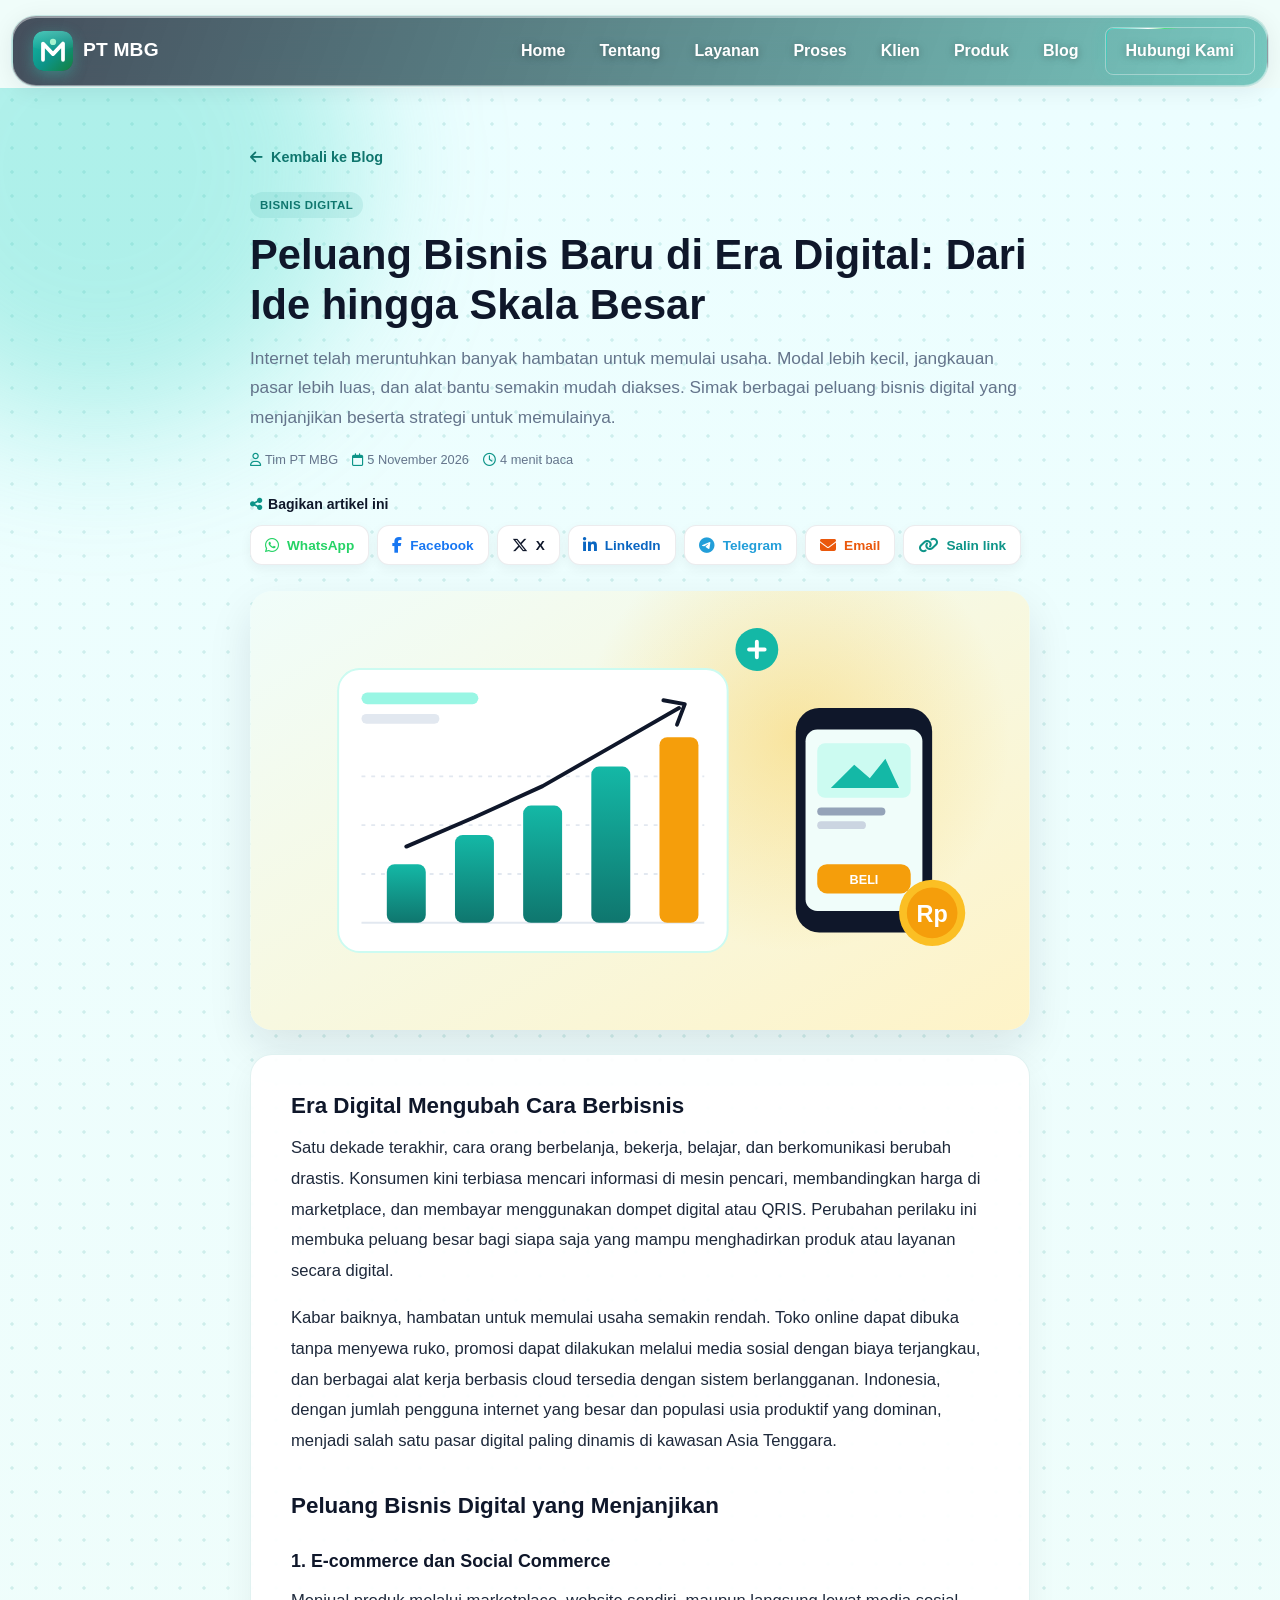
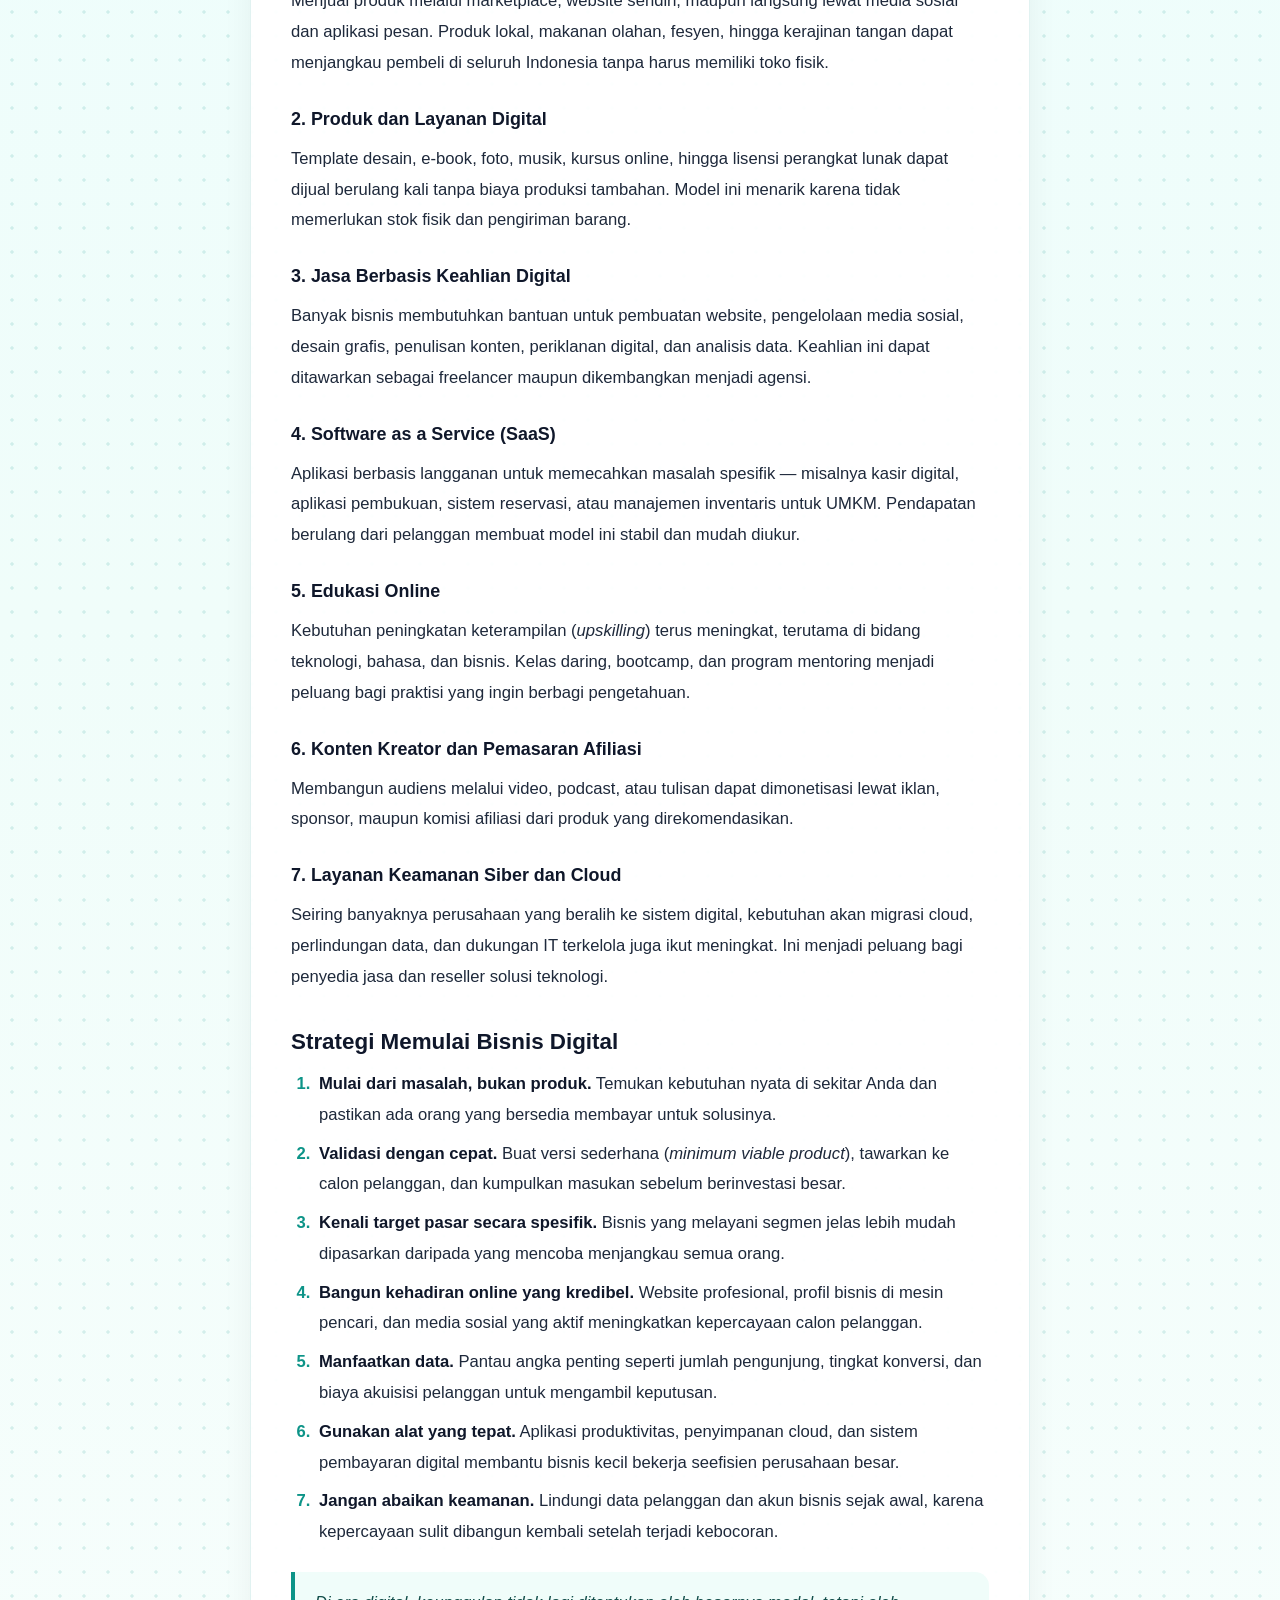
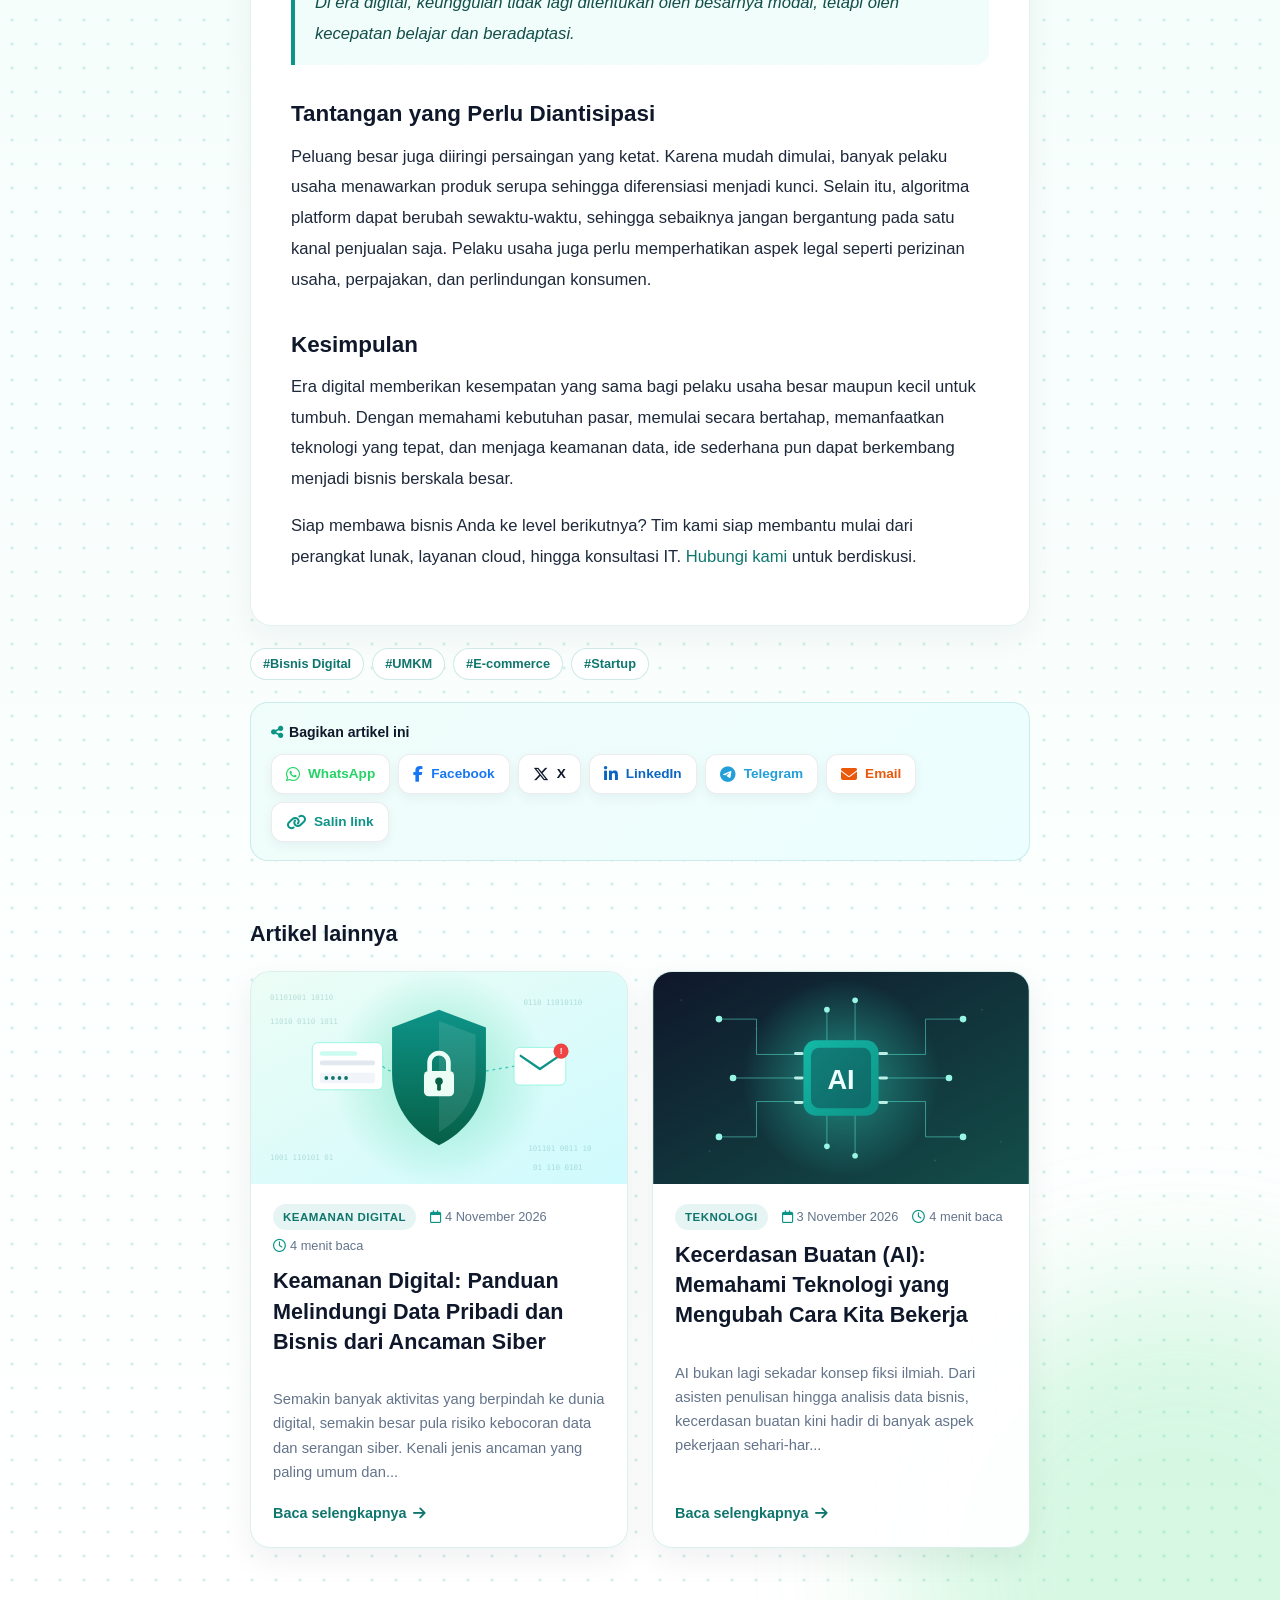
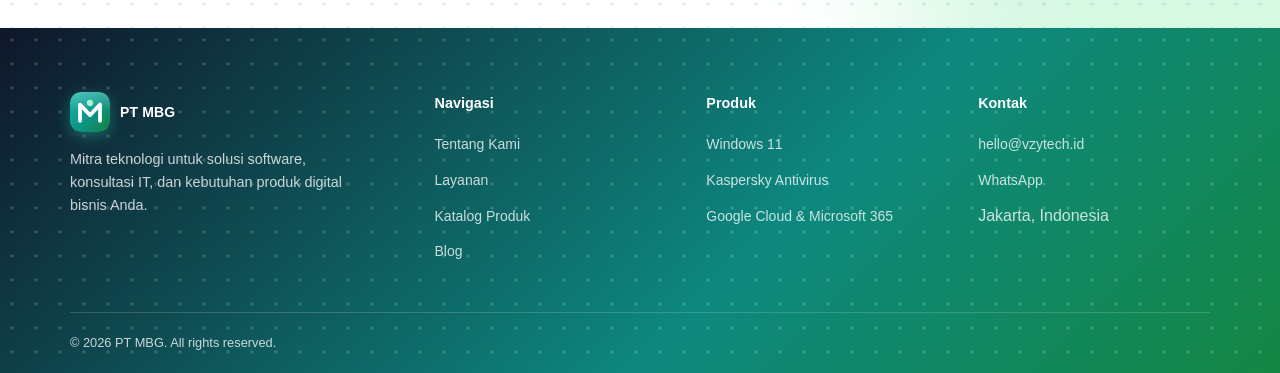
<file: public/blog/peluang-bisnis-baru-di-era-digital.html>
<!DOCTYPE html>
<html lang="id">
<head>
<meta charset="UTF-8">
<meta name="viewport" content="width=device-width, initial-scale=1.0">
<title>Peluang Bisnis Baru di Era Digital: Dari Ide hingga Skala Besar — PT MBG</title>
<meta name="description" content="Ulasan peluang bisnis di era digital: e-commerce, konten kreator, layanan digital, SaaS, edukasi online, dan strategi memulainya dengan modal terukur.">
<meta name="keywords" content="peluang bisnis digital, bisnis online, UMKM digital, e-commerce, startup, ekonomi digital">
<meta property="og:title" content="Peluang Bisnis Baru di Era Digital: Dari Ide hingga Skala Besar">
<meta property="og:description" content="Ulasan peluang bisnis di era digital: e-commerce, konten kreator, layanan digital, SaaS, edukasi online, dan strategi memulainya dengan modal terukur.">
<meta property="og:type" content="article">
<link rel="icon" type="image/svg+xml" href="/public/assets/brand/favicon.svg">
<link rel="stylesheet" href="https://cdnjs.cloudflare.com/ajax/libs/font-awesome/6.5.1/css/all.min.css">
<link rel="stylesheet" href="../home/css/style.css">
<style>.catalog-page{padding-top:88px;background:var(--off-white)}.blog-section{position:relative;isolation:isolate;overflow:hidden;padding:56px 0 80px;background-color:#f0fdfa;background-image:radial-gradient(circle,rgba(13,148,136,.14) 1.5px,transparent 1.75px),linear-gradient(180deg,#ecfeff 0%,#f0fdfa 45%,#fff 100%);background-size:24px 24px,100% 100%}.blog-section::before,.blog-section::after{content:"";position:absolute;z-index:-1;border-radius:50%;filter:blur(70px);pointer-events:none}.blog-section::before{width:520px;height:520px;top:-180px;left:-160px;background:rgba(45,212,191,.32)}.blog-section::after{width:560px;height:560px;bottom:-220px;right:-180px;background:rgba(74,222,128,.22)}.blog-section .section-header{margin-bottom:40px}.blog-grid{display:grid;grid-template-columns:repeat(3,minmax(0,1fr));gap:24px}@media(max-width:980px){.blog-grid{grid-template-columns:repeat(2,minmax(0,1fr))}}@media(max-width:620px){.blog-grid{grid-template-columns:1fr}}.blog-card{display:flex;flex-direction:column;min-width:0;overflow:hidden;border-radius:20px;background:rgba(255,255,255,.94);border:1px solid rgba(13,148,136,.14);box-shadow:0 12px 32px rgba(15,23,42,.06);color:inherit;text-decoration:none;transition:transform .25s ease,box-shadow .25s ease}.blog-card:hover{transform:translateY(-4px);box-shadow:0 20px 44px rgba(13,148,136,.16)}.blog-card-image{display:block;width:100%;aspect-ratio:16/9;object-fit:cover;background:linear-gradient(135deg,rgba(13,148,136,.12),rgba(22,163,74,.1))}.blog-card-body{display:flex;flex:1;flex-direction:column;gap:10px;padding:20px 22px 22px}.blog-meta{display:flex;flex-wrap:wrap;align-items:center;gap:6px 14px;color:var(--muted);font-size:.8rem}.blog-meta i{margin-right:4px;color:var(--turquoise)}.blog-category{display:inline-block;padding:4px 10px;border-radius:999px;background:rgba(13,148,136,.1);color:var(--turquoise-dark);font-size:.72rem;font-weight:700;letter-spacing:.04em;text-transform:uppercase}.blog-card h2{margin:0;font-size:1.18rem;line-height:1.4;color:var(--slate)}.blog-card p{margin:0;color:var(--muted);font-size:.92rem;line-height:1.65}.blog-read-more{margin-top:auto;padding-top:8px;color:var(--turquoise-dark);font-weight:700;font-size:.9rem}.blog-read-more i{margin-left:6px;transition:transform .2s ease}.blog-card:hover .blog-read-more i{transform:translateX(4px)}.blog-empty{grid-column:1/-1;padding:28px;border:1px dashed var(--border);border-radius:16px;color:var(--muted);text-align:center}.article-wrap{max-width:780px;margin:0 auto}.article-back{display:inline-flex;align-items:center;gap:8px;margin-bottom:22px;color:var(--turquoise-dark);font-weight:700;text-decoration:none;font-size:.9rem}.article-header h1{margin:12px 0 14px;font-size:clamp(1.8rem,4vw,2.6rem);line-height:1.2;color:var(--slate)}.article-lead{margin:0 0 18px;color:var(--muted);font-size:1.08rem;line-height:1.7}.article-cover{display:block;width:100%;aspect-ratio:16/9;object-fit:cover;margin:26px 0 8px;border-radius:22px;box-shadow:0 18px 44px rgba(15,23,42,.1)}.article-body{margin-top:24px;padding:36px 40px;border-radius:22px;background:rgba(255,255,255,.95);border:1px solid rgba(13,148,136,.12);box-shadow:0 12px 32px rgba(15,23,42,.05);color:#1e293b;font-size:1.04rem;line-height:1.85}.article-body h2{margin:34px 0 12px;font-size:1.4rem;line-height:1.35;color:var(--slate)}.article-body h2:first-child{margin-top:0}.article-body h3{margin:24px 0 8px;font-size:1.12rem;color:var(--slate)}.article-body p{margin:0 0 16px}.article-body ul,.article-body ol{margin:0 0 18px;padding-left:24px}.article-body ul{list-style:disc}.article-body ol{list-style:decimal}.article-body li{margin-bottom:8px;padding-left:4px}.article-body li::marker{color:var(--turquoise);font-weight:700}.article-body strong{color:var(--slate)}.article-body a{color:var(--turquoise-dark)}.article-body img{max-width:100%;height:auto;border-radius:14px}.article-body blockquote{margin:24px 0;padding:16px 20px;border-left:4px solid var(--turquoise);border-radius:0 14px 14px 0;background:#f0fdfa;color:#134e4a;font-style:italic}.article-tags{display:flex;flex-wrap:wrap;gap:8px;margin-top:22px}.article-tags span{padding:5px 12px;border-radius:999px;background:#fff;border:1px solid rgba(13,148,136,.2);color:var(--turquoise-dark);font-size:.8rem;font-weight:600}.article-related{margin-top:56px}.article-related h2{margin:0 0 20px;font-size:1.35rem;color:var(--slate)}.article-related .blog-grid{grid-template-columns:repeat(2,minmax(0,1fr))}@media(max-width:620px){.article-body{padding:24px 20px;font-size:1rem}.article-related .blog-grid{grid-template-columns:1fr}}</style><style>.share-bar{display:flex;flex-wrap:wrap;align-items:center;gap:10px;margin:22px 0}.share-bar-label{margin-right:4px;color:var(--slate);font-size:.88rem;font-weight:700}.share-bar-label i{margin-right:6px;color:var(--turquoise)}.share-buttons{display:flex;flex-wrap:wrap;gap:8px}.share-btn{display:inline-flex;align-items:center;justify-content:center;gap:8px;height:40px;min-width:40px;padding:0 14px;border:1px solid rgba(15,23,42,.08);border-radius:12px;background:#fff;color:var(--share-color);font:600 .85rem var(--font);text-decoration:none;cursor:pointer;box-shadow:0 4px 12px rgba(15,23,42,.05);transition:transform .2s ease,background .2s ease,color .2s ease,box-shadow .2s ease}.share-btn i{font-size:1rem}.share-btn:hover,.share-btn:focus-visible{background:var(--share-color);color:#fff;transform:translateY(-2px);box-shadow:0 10px 20px rgba(15,23,42,.12)}.share-btn.is-copied{background:var(--share-color);color:#fff}.share-btn-native{display:none}.share-bar.is-boxed{padding:18px 20px;border-radius:18px;background:linear-gradient(135deg,#f0fdfa,#ecfeff);border:1px solid rgba(13,148,136,.16)}.article-body .share-bar{margin:26px 0}@media(max-width:620px){.share-btn span{display:none}.share-btn{padding:0;width:42px;height:42px}.share-btn-native{display:inline-flex}.share-bar-label{width:100%}}</style>
</head>
<body class="catalog-page">
<div class="nav-wrap"><nav class="nav" aria-label="Navigasi utama"><a href="/public/home/" class="nav-logo"><img class="nav-logo-mark" src="/public/assets/brand/mbg-mark.svg" alt="" width="40" height="40">PT MBG</a><div class="nav-links" id="navLinks"><a href="/public/home/">Home</a><a href="/public/home/index.html#about">Tentang</a><a href="/public/home/index.html#services">Layanan</a><a href="/public/home/index.html#process">Proses</a><a href="/public/home/index.html#testimonials">Klien</a><a href="/public/pages/produk.html">Produk</a><a href="/public/pages/blog.html">Blog</a><a href="/public/home/index.html#contact" class="nav-cta">Hubungi Kami</a></div><button class="nav-toggle" type="button" aria-label="Menu" aria-expanded="false"><i class="fas fa-bars"></i></button></nav></div><script>(function(){var toggle=document.querySelector(".nav-toggle");var links=document.querySelector(".nav-links");var nav=document.querySelector(".nav");if(toggle&&links){toggle.addEventListener("click",function(){var open=links.classList.toggle("open");toggle.setAttribute("aria-expanded",open?"true":"false");});links.querySelectorAll("a").forEach(function(link){link.addEventListener("click",function(){links.classList.remove("open");toggle.setAttribute("aria-expanded","false");});});}if(nav){var update=function(){nav.classList.toggle("scrolled",window.scrollY>40);};window.addEventListener("scroll",update,{passive:true});update();}})();</script>
<main class="section blog-section"><div class="container"><article class="article-wrap"><a class="article-back" href="/public/pages/blog.html"><i class="fas fa-arrow-left"></i>Kembali ke Blog</a><header class="article-header"><span class="blog-category">Bisnis Digital</span><h1>Peluang Bisnis Baru di Era Digital: Dari Ide hingga Skala Besar</h1><p class="article-lead">Internet telah meruntuhkan banyak hambatan untuk memulai usaha. Modal lebih kecil, jangkauan pasar lebih luas, dan alat bantu semakin mudah diakses. Simak berbagai peluang bisnis digital yang menjanjikan beserta strategi untuk memulainya.</p><div class="blog-meta"><span><i class="far fa-user"></i>Tim PT MBG</span><span><i class="far fa-calendar"></i>5 November 2026</span><span><i class="far fa-clock"></i>4 menit baca</span></div><div class="share-bar" data-share-title="Peluang Bisnis Baru di Era Digital: Dari Ide hingga Skala Besar"><span class="share-bar-label"><i class="fas fa-share-alt"></i>Bagikan artikel ini</span><div class="share-buttons"><a href="#" target="_blank" rel="noopener noreferrer" class="share-btn" data-share="whatsapp" style="--share-color:#25d366" aria-label="Bagikan via WhatsApp" title="WhatsApp"><i class="fab fa-whatsapp" aria-hidden="true"></i><span>WhatsApp</span></a><a href="#" target="_blank" rel="noopener noreferrer" class="share-btn" data-share="facebook" style="--share-color:#1877f2" aria-label="Bagikan via Facebook" title="Facebook"><i class="fab fa-facebook-f" aria-hidden="true"></i><span>Facebook</span></a><a href="#" target="_blank" rel="noopener noreferrer" class="share-btn" data-share="x" style="--share-color:#0f172a" aria-label="Bagikan via X" title="X"><i class="fab fa-x-twitter" aria-hidden="true"></i><span>X</span></a><a href="#" target="_blank" rel="noopener noreferrer" class="share-btn" data-share="linkedin" style="--share-color:#0a66c2" aria-label="Bagikan via LinkedIn" title="LinkedIn"><i class="fab fa-linkedin-in" aria-hidden="true"></i><span>LinkedIn</span></a><a href="#" target="_blank" rel="noopener noreferrer" class="share-btn" data-share="telegram" style="--share-color:#229ed9" aria-label="Bagikan via Telegram" title="Telegram"><i class="fab fa-telegram-plane" aria-hidden="true"></i><span>Telegram</span></a><a href="#" target="_blank" rel="noopener noreferrer" class="share-btn" data-share="email" style="--share-color:#ea580c" aria-label="Bagikan via Email" title="Email"><i class="fas fa-envelope" aria-hidden="true"></i><span>Email</span></a><button type="button" class="share-btn" data-share="copy" style="--share-color:#0d9488" aria-label="Bagikan via Salin link" title="Salin link"><i class="fas fa-link" aria-hidden="true"></i><span>Salin link</span></button><button type="button" class="share-btn share-btn-native" data-share="native" style="--share-color:#0d9488" aria-label="Bagikan" title="Bagikan"><i class="fas fa-share-nodes" aria-hidden="true"></i></button></div></div></header><img class="article-cover" src="/public/blog/img/bisnis-digital.svg" alt="Peluang Bisnis Baru di Era Digital: Dari Ide hingga Skala Besar"><div class="article-body"><h2>Era Digital Mengubah Cara Berbisnis</h2>
<p>Satu dekade terakhir, cara orang berbelanja, bekerja, belajar, dan berkomunikasi berubah drastis. Konsumen kini terbiasa mencari informasi di mesin pencari, membandingkan harga di marketplace, dan membayar menggunakan dompet digital atau QRIS. Perubahan perilaku ini membuka peluang besar bagi siapa saja yang mampu menghadirkan produk atau layanan secara digital.</p>
<p>Kabar baiknya, hambatan untuk memulai usaha semakin rendah. Toko online dapat dibuka tanpa menyewa ruko, promosi dapat dilakukan melalui media sosial dengan biaya terjangkau, dan berbagai alat kerja berbasis cloud tersedia dengan sistem berlangganan. Indonesia, dengan jumlah pengguna internet yang besar dan populasi usia produktif yang dominan, menjadi salah satu pasar digital paling dinamis di kawasan Asia Tenggara.</p>

<h2>Peluang Bisnis Digital yang Menjanjikan</h2>
<h3>1. E-commerce dan Social Commerce</h3>
<p>Menjual produk melalui marketplace, website sendiri, maupun langsung lewat media sosial dan aplikasi pesan. Produk lokal, makanan olahan, fesyen, hingga kerajinan tangan dapat menjangkau pembeli di seluruh Indonesia tanpa harus memiliki toko fisik.</p>
<h3>2. Produk dan Layanan Digital</h3>
<p>Template desain, e-book, foto, musik, kursus online, hingga lisensi perangkat lunak dapat dijual berulang kali tanpa biaya produksi tambahan. Model ini menarik karena tidak memerlukan stok fisik dan pengiriman barang.</p>
<h3>3. Jasa Berbasis Keahlian Digital</h3>
<p>Banyak bisnis membutuhkan bantuan untuk pembuatan website, pengelolaan media sosial, desain grafis, penulisan konten, periklanan digital, dan analisis data. Keahlian ini dapat ditawarkan sebagai freelancer maupun dikembangkan menjadi agensi.</p>
<h3>4. Software as a Service (SaaS)</h3>
<p>Aplikasi berbasis langganan untuk memecahkan masalah spesifik — misalnya kasir digital, aplikasi pembukuan, sistem reservasi, atau manajemen inventaris untuk UMKM. Pendapatan berulang dari pelanggan membuat model ini stabil dan mudah diukur.</p>
<h3>5. Edukasi Online</h3>
<p>Kebutuhan peningkatan keterampilan (<em>upskilling</em>) terus meningkat, terutama di bidang teknologi, bahasa, dan bisnis. Kelas daring, bootcamp, dan program mentoring menjadi peluang bagi praktisi yang ingin berbagi pengetahuan.</p>
<h3>6. Konten Kreator dan Pemasaran Afiliasi</h3>
<p>Membangun audiens melalui video, podcast, atau tulisan dapat dimonetisasi lewat iklan, sponsor, maupun komisi afiliasi dari produk yang direkomendasikan.</p>
<h3>7. Layanan Keamanan Siber dan Cloud</h3>
<p>Seiring banyaknya perusahaan yang beralih ke sistem digital, kebutuhan akan migrasi cloud, perlindungan data, dan dukungan IT terkelola juga ikut meningkat. Ini menjadi peluang bagi penyedia jasa dan reseller solusi teknologi.</p>

<h2>Strategi Memulai Bisnis Digital</h2>
<ol>
<li><strong>Mulai dari masalah, bukan produk.</strong> Temukan kebutuhan nyata di sekitar Anda dan pastikan ada orang yang bersedia membayar untuk solusinya.</li>
<li><strong>Validasi dengan cepat.</strong> Buat versi sederhana (<em>minimum viable product</em>), tawarkan ke calon pelanggan, dan kumpulkan masukan sebelum berinvestasi besar.</li>
<li><strong>Kenali target pasar secara spesifik.</strong> Bisnis yang melayani segmen jelas lebih mudah dipasarkan daripada yang mencoba menjangkau semua orang.</li>
<li><strong>Bangun kehadiran online yang kredibel.</strong> Website profesional, profil bisnis di mesin pencari, dan media sosial yang aktif meningkatkan kepercayaan calon pelanggan.</li>
<li><strong>Manfaatkan data.</strong> Pantau angka penting seperti jumlah pengunjung, tingkat konversi, dan biaya akuisisi pelanggan untuk mengambil keputusan.</li>
<li><strong>Gunakan alat yang tepat.</strong> Aplikasi produktivitas, penyimpanan cloud, dan sistem pembayaran digital membantu bisnis kecil bekerja seefisien perusahaan besar.</li>
<li><strong>Jangan abaikan keamanan.</strong> Lindungi data pelanggan dan akun bisnis sejak awal, karena kepercayaan sulit dibangun kembali setelah terjadi kebocoran.</li>
</ol>
<blockquote>Di era digital, keunggulan tidak lagi ditentukan oleh besarnya modal, tetapi oleh kecepatan belajar dan beradaptasi.</blockquote>

<h2>Tantangan yang Perlu Diantisipasi</h2>
<p>Peluang besar juga diiringi persaingan yang ketat. Karena mudah dimulai, banyak pelaku usaha menawarkan produk serupa sehingga diferensiasi menjadi kunci. Selain itu, algoritma platform dapat berubah sewaktu-waktu, sehingga sebaiknya jangan bergantung pada satu kanal penjualan saja. Pelaku usaha juga perlu memperhatikan aspek legal seperti perizinan usaha, perpajakan, dan perlindungan konsumen.</p>

<h2>Kesimpulan</h2>
<p>Era digital memberikan kesempatan yang sama bagi pelaku usaha besar maupun kecil untuk tumbuh. Dengan memahami kebutuhan pasar, memulai secara bertahap, memanfaatkan teknologi yang tepat, dan menjaga keamanan data, ide sederhana pun dapat berkembang menjadi bisnis berskala besar.</p>
<p>Siap membawa bisnis Anda ke level berikutnya? Tim kami siap membantu mulai dari perangkat lunak, layanan cloud, hingga konsultasi IT. <a href="/public/home/index.html#contact">Hubungi kami</a> untuk berdiskusi.</p></div><div class="article-tags"><span>#Bisnis Digital</span><span>#UMKM</span><span>#E-commerce</span><span>#Startup</span></div><div class="share-bar is-boxed" data-share-title="Peluang Bisnis Baru di Era Digital: Dari Ide hingga Skala Besar"><span class="share-bar-label"><i class="fas fa-share-alt"></i>Bagikan artikel ini</span><div class="share-buttons"><a href="#" target="_blank" rel="noopener noreferrer" class="share-btn" data-share="whatsapp" style="--share-color:#25d366" aria-label="Bagikan via WhatsApp" title="WhatsApp"><i class="fab fa-whatsapp" aria-hidden="true"></i><span>WhatsApp</span></a><a href="#" target="_blank" rel="noopener noreferrer" class="share-btn" data-share="facebook" style="--share-color:#1877f2" aria-label="Bagikan via Facebook" title="Facebook"><i class="fab fa-facebook-f" aria-hidden="true"></i><span>Facebook</span></a><a href="#" target="_blank" rel="noopener noreferrer" class="share-btn" data-share="x" style="--share-color:#0f172a" aria-label="Bagikan via X" title="X"><i class="fab fa-x-twitter" aria-hidden="true"></i><span>X</span></a><a href="#" target="_blank" rel="noopener noreferrer" class="share-btn" data-share="linkedin" style="--share-color:#0a66c2" aria-label="Bagikan via LinkedIn" title="LinkedIn"><i class="fab fa-linkedin-in" aria-hidden="true"></i><span>LinkedIn</span></a><a href="#" target="_blank" rel="noopener noreferrer" class="share-btn" data-share="telegram" style="--share-color:#229ed9" aria-label="Bagikan via Telegram" title="Telegram"><i class="fab fa-telegram-plane" aria-hidden="true"></i><span>Telegram</span></a><a href="#" target="_blank" rel="noopener noreferrer" class="share-btn" data-share="email" style="--share-color:#ea580c" aria-label="Bagikan via Email" title="Email"><i class="fas fa-envelope" aria-hidden="true"></i><span>Email</span></a><button type="button" class="share-btn" data-share="copy" style="--share-color:#0d9488" aria-label="Bagikan via Salin link" title="Salin link"><i class="fas fa-link" aria-hidden="true"></i><span>Salin link</span></button><button type="button" class="share-btn share-btn-native" data-share="native" style="--share-color:#0d9488" aria-label="Bagikan" title="Bagikan"><i class="fas fa-share-nodes" aria-hidden="true"></i></button></div></div><aside class="article-related"><h2>Artikel lainnya</h2><div class="blog-grid"><a class="blog-card" href="/public/blog/keamanan-digital-melindungi-data-dari-ancaman-siber.html"><img class="blog-card-image" src="/public/blog/img/keamanan-digital.svg" alt="Keamanan Digital: Panduan Melindungi Data Pribadi dan Bisnis dari Ancaman Siber" loading="lazy"><div class="blog-card-body"><div class="blog-meta"><span class="blog-category">Keamanan Digital</span><span><i class="far fa-calendar"></i>4 November 2026</span><span><i class="far fa-clock"></i>4 menit baca</span></div><h2>Keamanan Digital: Panduan Melindungi Data Pribadi dan Bisnis dari Ancaman Siber</h2><p>Semakin banyak aktivitas yang berpindah ke dunia digital, semakin besar pula risiko kebocoran data dan serangan siber. Kenali jenis ancaman yang paling umum dan...</p><span class="blog-read-more">Baca selengkapnya<i class="fas fa-arrow-right"></i></span></div></a><a class="blog-card" href="/public/blog/kecerdasan-buatan-ai-mengubah-cara-kerja.html"><img class="blog-card-image" src="/public/blog/img/ai.svg" alt="Kecerdasan Buatan (AI): Memahami Teknologi yang Mengubah Cara Kita Bekerja" loading="lazy"><div class="blog-card-body"><div class="blog-meta"><span class="blog-category">Teknologi</span><span><i class="far fa-calendar"></i>3 November 2026</span><span><i class="far fa-clock"></i>4 menit baca</span></div><h2>Kecerdasan Buatan (AI): Memahami Teknologi yang Mengubah Cara Kita Bekerja</h2><p>AI bukan lagi sekadar konsep fiksi ilmiah. Dari asisten penulisan hingga analisis data bisnis, kecerdasan buatan kini hadir di banyak aspek pekerjaan sehari-har...</p><span class="blog-read-more">Baca selengkapnya<i class="fas fa-arrow-right"></i></span></div></a></div></aside></article></div></main>
<footer class="footer"><div class="container"><div class="footer-grid"><div class="footer-brand"><a href="/public/home/" class="nav-logo"><img class="nav-logo-mark" src="/public/assets/brand/mbg-mark.svg" alt="" width="40" height="40">PT MBG</a><p>Mitra teknologi untuk solusi software, konsultasi IT, dan kebutuhan produk digital bisnis Anda.</p></div><div><h4>Navigasi</h4><ul><li><a href="/public/home/index.html#about">Tentang Kami</a></li><li><a href="/public/home/index.html#services">Layanan</a></li><li><a href="/public/pages/produk.html">Katalog Produk</a></li><li><a href="/public/pages/blog.html">Blog</a></li></ul></div><div><h4>Produk</h4><ul><li><a href="/public/pages/produk.html">Windows 11</a></li><li><a href="/public/pages/produk.html">Kaspersky Antivirus</a></li><li><a href="/public/pages/produk.html">Google Cloud &amp; Microsoft 365</a></li></ul></div><div><h4>Kontak</h4><ul><li><a href="mailto:hello@vzytech.id">hello@vzytech.id</a></li><li><a href="https://wa.me/6281313616756" target="_blank" rel="noopener noreferrer">WhatsApp</a></li><li>Jakarta, Indonesia</li></ul></div></div><div class="footer-bottom"><span>&copy; 2026 PT MBG. All rights reserved.</span></div></div></footer>
<script>(function(){var url=location.href.split("#")[0];document.querySelectorAll(".share-bar").forEach(function(bar){var title=bar.dataset.shareTitle||document.title;var u=encodeURIComponent(url);var t=encodeURIComponent(title);var links={whatsapp:"https://wa.me/?text="+t+"%20"+u,facebook:"https://www.facebook.com/sharer/sharer.php?u="+u,x:"https://twitter.com/intent/tweet?text="+t+"&url="+u,linkedin:"https://www.linkedin.com/sharing/share-offsite/?url="+u,telegram:"https://t.me/share/url?url="+u+"&text="+t,email:"mailto:?subject="+t+"&body="+t+"%0A%0A"+u};bar.querySelectorAll("a.share-btn").forEach(function(a){var href=links[a.dataset.share];if(href){a.href=href;if(a.dataset.share==="email")a.removeAttribute("target");}});var copy=bar.querySelector("[data-share=copy]");if(copy)copy.addEventListener("click",function(){var done=function(){var label=copy.querySelector("span");var old=label?label.textContent:"";copy.classList.add("is-copied");if(label)label.textContent="Tersalin!";setTimeout(function(){copy.classList.remove("is-copied");if(label)label.textContent=old;},1800);};if(navigator.clipboard){navigator.clipboard.writeText(url).then(done,function(){prompt("Salin link:",url);});}else{prompt("Salin link:",url);}});var nat=bar.querySelector("[data-share=native]");if(nat){if(navigator.share){nat.addEventListener("click",function(){navigator.share({title:title,url:url}).catch(function(){});});}else{nat.remove();}}});})();</script>
</body>
</html>
</file>
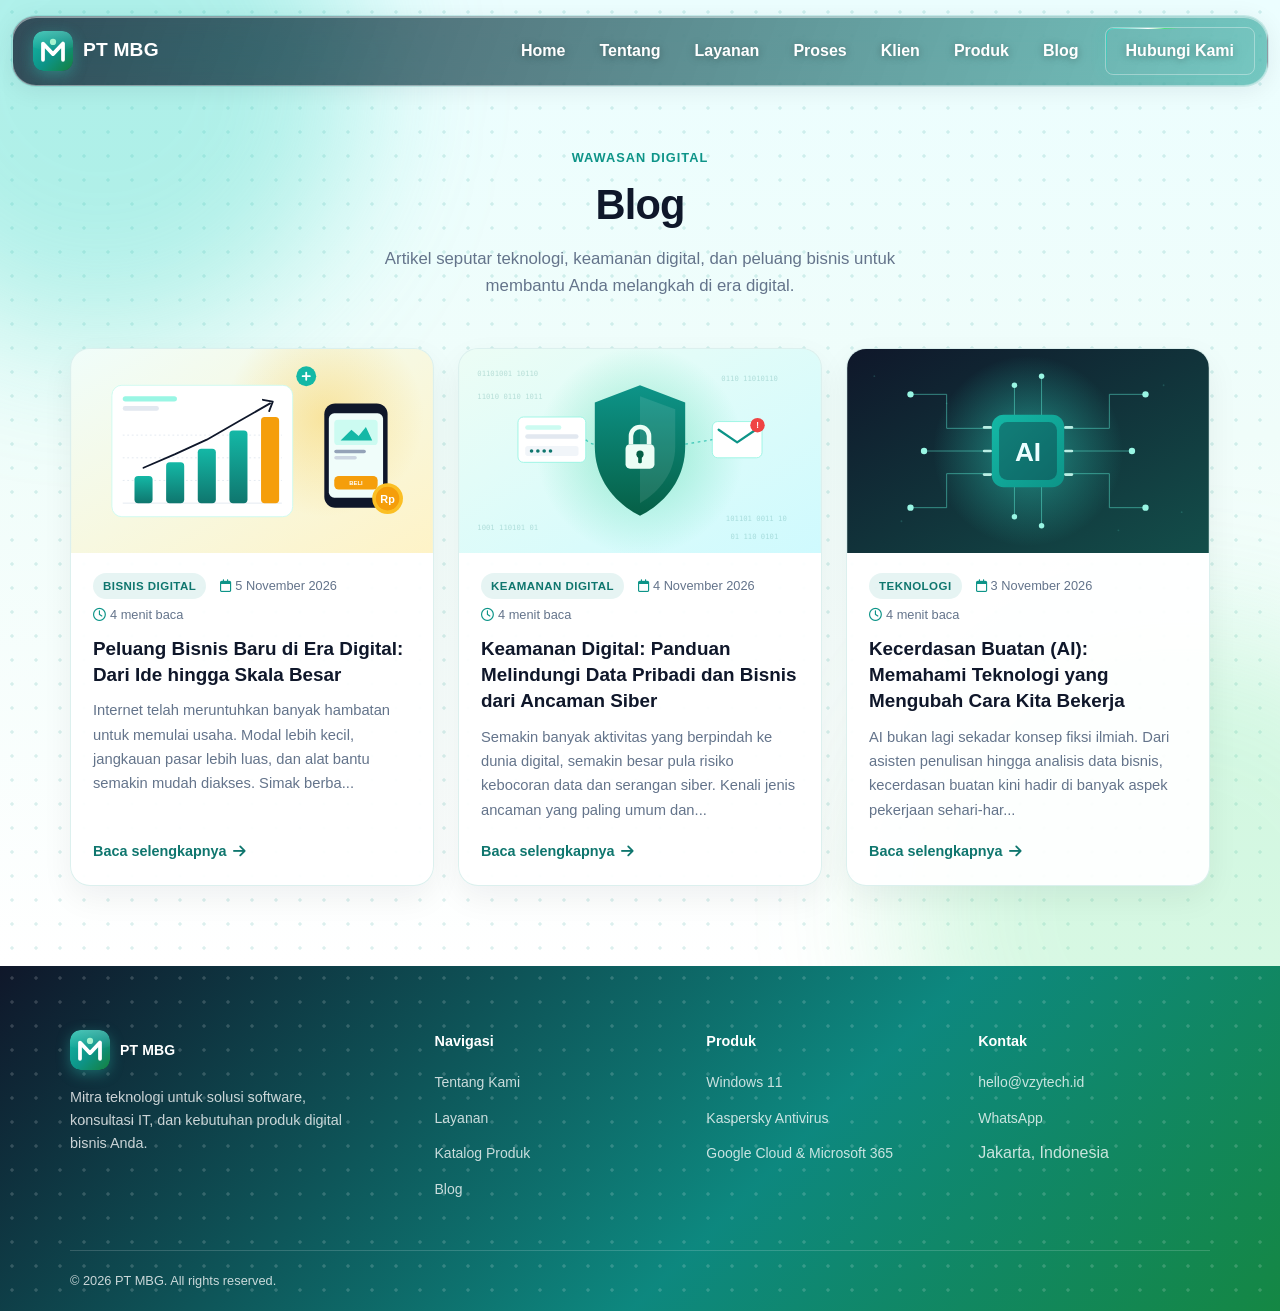
<file: public/pages/blog.html>
<!DOCTYPE html>
<html lang="id">
<head>
<meta charset="UTF-8">
<meta name="viewport" content="width=device-width, initial-scale=1.0">
<title>Blog — Wawasan Teknologi, Keamanan Digital &amp; Bisnis</title>
<meta name="description" content="Artikel seputar kecerdasan buatan, keamanan digital, dan peluang bisnis di era digital.">
<link rel="icon" type="image/svg+xml" href="/public/assets/brand/favicon.svg">
<link rel="stylesheet" href="https://cdnjs.cloudflare.com/ajax/libs/font-awesome/6.5.1/css/all.min.css">
<link rel="stylesheet" href="../home/css/style.css">
<style></style>
</head>
<body class="catalog-page">
<div class="nav-wrap"><nav class="nav" aria-label="Navigasi utama"><a href="/public/home/" class="nav-logo"><img class="nav-logo-mark" src="/public/assets/brand/mbg-mark.svg" alt="" width="40" height="40">PT MBG</a><div class="nav-links" id="navLinks"><a href="/public/home/">Home</a><a href="/public/home/index.html#about">Tentang</a><a href="/public/home/index.html#services">Layanan</a><a href="/public/home/index.html#process">Proses</a><a href="/public/home/index.html#testimonials">Klien</a><a href="/public/pages/produk.html">Produk</a><a href="/public/pages/blog.html">Blog</a><a href="/public/home/index.html#contact" class="nav-cta">Hubungi Kami</a></div><button class="nav-toggle" type="button" aria-label="Menu" aria-expanded="false"><i class="fas fa-bars"></i></button></nav></div><script>(function(){var toggle=document.querySelector(".nav-toggle");var links=document.querySelector(".nav-links");var nav=document.querySelector(".nav");if(toggle&&links){toggle.addEventListener("click",function(){var open=links.classList.toggle("open");toggle.setAttribute("aria-expanded",open?"true":"false");});links.querySelectorAll("a").forEach(function(link){link.addEventListener("click",function(){links.classList.remove("open");toggle.setAttribute("aria-expanded","false");});});}if(nav){var update=function(){nav.classList.toggle("scrolled",window.scrollY>40);};window.addEventListener("scroll",update,{passive:true});update();}})();</script>
<style>.catalog-page{padding-top:0;background:var(--off-white)}.blog-section{position:relative;isolation:isolate;overflow:hidden;padding:144px 0 80px;background-color:#f0fdfa;background-image:radial-gradient(circle,rgba(13,148,136,.14) 1.5px,transparent 1.75px),linear-gradient(180deg,#ecfeff 0%,#f0fdfa 45%,#fff 100%);background-size:24px 24px,100% 100%}.blog-section::before,.blog-section::after{content:"";position:absolute;z-index:-1;border-radius:50%;filter:blur(70px);pointer-events:none}.blog-section::before{width:520px;height:520px;top:-180px;left:-160px;background:rgba(45,212,191,.32)}.blog-section::after{width:560px;height:560px;bottom:-220px;right:-180px;background:rgba(74,222,128,.22)}.blog-section .section-header{margin-bottom:40px}.blog-grid{display:grid;grid-template-columns:repeat(3,minmax(0,1fr));gap:24px}@media(max-width:980px){.blog-grid{grid-template-columns:repeat(2,minmax(0,1fr))}}@media(max-width:620px){.blog-grid{grid-template-columns:1fr}}.blog-card{display:flex;flex-direction:column;min-width:0;overflow:hidden;border-radius:20px;background:rgba(255,255,255,.94);border:1px solid rgba(13,148,136,.14);box-shadow:0 12px 32px rgba(15,23,42,.06);color:inherit;text-decoration:none;transition:transform .25s ease,box-shadow .25s ease}.blog-card:hover{transform:translateY(-4px);box-shadow:0 20px 44px rgba(13,148,136,.16)}.blog-card-image{display:block;width:100%;aspect-ratio:16/9;object-fit:cover;background:linear-gradient(135deg,rgba(13,148,136,.12),rgba(22,163,74,.1))}.blog-card-body{display:flex;flex:1;flex-direction:column;gap:10px;padding:20px 22px 22px}.blog-meta{display:flex;flex-wrap:wrap;align-items:center;gap:6px 14px;color:var(--muted);font-size:.8rem}.blog-meta i{margin-right:4px;color:var(--turquoise)}.blog-category{display:inline-block;padding:4px 10px;border-radius:999px;background:rgba(13,148,136,.1);color:var(--turquoise-dark);font-size:.72rem;font-weight:700;letter-spacing:.04em;text-transform:uppercase}.blog-card h2{margin:0;font-size:1.18rem;line-height:1.4;color:var(--slate)}.blog-card p{margin:0;color:var(--muted);font-size:.92rem;line-height:1.65}.blog-read-more{margin-top:auto;padding-top:8px;color:var(--turquoise-dark);font-weight:700;font-size:.9rem}.blog-read-more i{margin-left:6px;transition:transform .2s ease}.blog-card:hover .blog-read-more i{transform:translateX(4px)}.blog-empty{grid-column:1/-1;padding:28px;border:1px dashed var(--border);border-radius:16px;color:var(--muted);text-align:center}.article-wrap{max-width:780px;margin:0 auto}.article-back{display:inline-flex;align-items:center;gap:8px;margin-bottom:22px;color:var(--turquoise-dark);font-weight:700;text-decoration:none;font-size:.9rem}.article-header h1{margin:12px 0 14px;font-size:clamp(1.8rem,4vw,2.6rem);line-height:1.2;color:var(--slate)}.article-lead{margin:0 0 18px;color:var(--muted);font-size:1.08rem;line-height:1.7}.article-cover{display:block;width:100%;aspect-ratio:16/9;object-fit:cover;margin:26px 0 8px;border-radius:22px;box-shadow:0 18px 44px rgba(15,23,42,.1)}.article-body{margin-top:24px;padding:36px 40px;border-radius:22px;background:rgba(255,255,255,.95);border:1px solid rgba(13,148,136,.12);box-shadow:0 12px 32px rgba(15,23,42,.05);color:#1e293b;font-size:1.04rem;line-height:1.85}.article-body h2{margin:34px 0 12px;font-size:1.4rem;line-height:1.35;color:var(--slate)}.article-body h2:first-child{margin-top:0}.article-body h3{margin:24px 0 8px;font-size:1.12rem;color:var(--slate)}.article-body p{margin:0 0 16px}.article-body ul,.article-body ol{margin:0 0 18px;padding-left:24px}.article-body ul{list-style:disc}.article-body ol{list-style:decimal}.article-body li{margin-bottom:8px;padding-left:4px}.article-body li::marker{color:var(--turquoise);font-weight:700}.article-body strong{color:var(--slate)}.article-body a{color:var(--turquoise-dark)}.article-body img{max-width:100%;height:auto;border-radius:14px}.article-body blockquote{margin:24px 0;padding:16px 20px;border-left:4px solid var(--turquoise);border-radius:0 14px 14px 0;background:#f0fdfa;color:#134e4a;font-style:italic}.article-tags{display:flex;flex-wrap:wrap;gap:8px;margin-top:22px}.article-tags span{padding:5px 12px;border-radius:999px;background:#fff;border:1px solid rgba(13,148,136,.2);color:var(--turquoise-dark);font-size:.8rem;font-weight:600}.article-related{margin-top:56px}.article-related h2{margin:0 0 20px;font-size:1.35rem;color:var(--slate)}.article-related .blog-grid{grid-template-columns:repeat(2,minmax(0,1fr))}@media(max-width:620px){.article-body{padding:24px 20px;font-size:1rem}.article-related .blog-grid{grid-template-columns:1fr}}</style><section class="section blog-section"><div class="container"><header class="section-header center"><div class="section-label">Wawasan Digital</div><h1 class="section-title">Blog</h1><p class="section-desc">Artikel seputar teknologi, keamanan digital, dan peluang bisnis untuk membantu Anda melangkah di era digital.</p></header><div class="blog-grid"><a class="blog-card" href="/public/blog/peluang-bisnis-baru-di-era-digital.html"><img class="blog-card-image" src="/public/blog/img/bisnis-digital.svg" alt="Peluang Bisnis Baru di Era Digital: Dari Ide hingga Skala Besar" loading="lazy"><div class="blog-card-body"><div class="blog-meta"><span class="blog-category">Bisnis Digital</span><span><i class="far fa-calendar"></i>5 November 2026</span><span><i class="far fa-clock"></i>4 menit baca</span></div><h2>Peluang Bisnis Baru di Era Digital: Dari Ide hingga Skala Besar</h2><p>Internet telah meruntuhkan banyak hambatan untuk memulai usaha. Modal lebih kecil, jangkauan pasar lebih luas, dan alat bantu semakin mudah diakses. Simak berba...</p><span class="blog-read-more">Baca selengkapnya<i class="fas fa-arrow-right"></i></span></div></a><a class="blog-card" href="/public/blog/keamanan-digital-melindungi-data-dari-ancaman-siber.html"><img class="blog-card-image" src="/public/blog/img/keamanan-digital.svg" alt="Keamanan Digital: Panduan Melindungi Data Pribadi dan Bisnis dari Ancaman Siber" loading="lazy"><div class="blog-card-body"><div class="blog-meta"><span class="blog-category">Keamanan Digital</span><span><i class="far fa-calendar"></i>4 November 2026</span><span><i class="far fa-clock"></i>4 menit baca</span></div><h2>Keamanan Digital: Panduan Melindungi Data Pribadi dan Bisnis dari Ancaman Siber</h2><p>Semakin banyak aktivitas yang berpindah ke dunia digital, semakin besar pula risiko kebocoran data dan serangan siber. Kenali jenis ancaman yang paling umum dan...</p><span class="blog-read-more">Baca selengkapnya<i class="fas fa-arrow-right"></i></span></div></a><a class="blog-card" href="/public/blog/kecerdasan-buatan-ai-mengubah-cara-kerja.html"><img class="blog-card-image" src="/public/blog/img/ai.svg" alt="Kecerdasan Buatan (AI): Memahami Teknologi yang Mengubah Cara Kita Bekerja" loading="lazy"><div class="blog-card-body"><div class="blog-meta"><span class="blog-category">Teknologi</span><span><i class="far fa-calendar"></i>3 November 2026</span><span><i class="far fa-clock"></i>4 menit baca</span></div><h2>Kecerdasan Buatan (AI): Memahami Teknologi yang Mengubah Cara Kita Bekerja</h2><p>AI bukan lagi sekadar konsep fiksi ilmiah. Dari asisten penulisan hingga analisis data bisnis, kecerdasan buatan kini hadir di banyak aspek pekerjaan sehari-har...</p><span class="blog-read-more">Baca selengkapnya<i class="fas fa-arrow-right"></i></span></div></a></div></div></section>
<footer class="footer"><div class="container"><div class="footer-grid"><div class="footer-brand"><a href="/public/home/" class="nav-logo"><img class="nav-logo-mark" src="/public/assets/brand/mbg-mark.svg" alt="" width="40" height="40">PT MBG</a><p>Mitra teknologi untuk solusi software, konsultasi IT, dan kebutuhan produk digital bisnis Anda.</p></div><div><h4>Navigasi</h4><ul><li><a href="/public/home/index.html#about">Tentang Kami</a></li><li><a href="/public/home/index.html#services">Layanan</a></li><li><a href="/public/pages/produk.html">Katalog Produk</a></li><li><a href="/public/pages/blog.html">Blog</a></li></ul></div><div><h4>Produk</h4><ul><li><a href="/public/pages/produk.html">Windows 11</a></li><li><a href="/public/pages/produk.html">Kaspersky Antivirus</a></li><li><a href="/public/pages/produk.html">Google Cloud &amp; Microsoft 365</a></li></ul></div><div><h4>Kontak</h4><ul><li><a href="mailto:hello@vzytech.id">hello@vzytech.id</a></li><li><a href="https://wa.me/6281313616756" target="_blank" rel="noopener noreferrer">WhatsApp</a></li><li>Jakarta, Indonesia</li></ul></div></div><div class="footer-bottom"><span>&copy; 2026 PT MBG. All rights reserved.</span></div></div></footer>
<script></script>
</body>
</html>
</file>
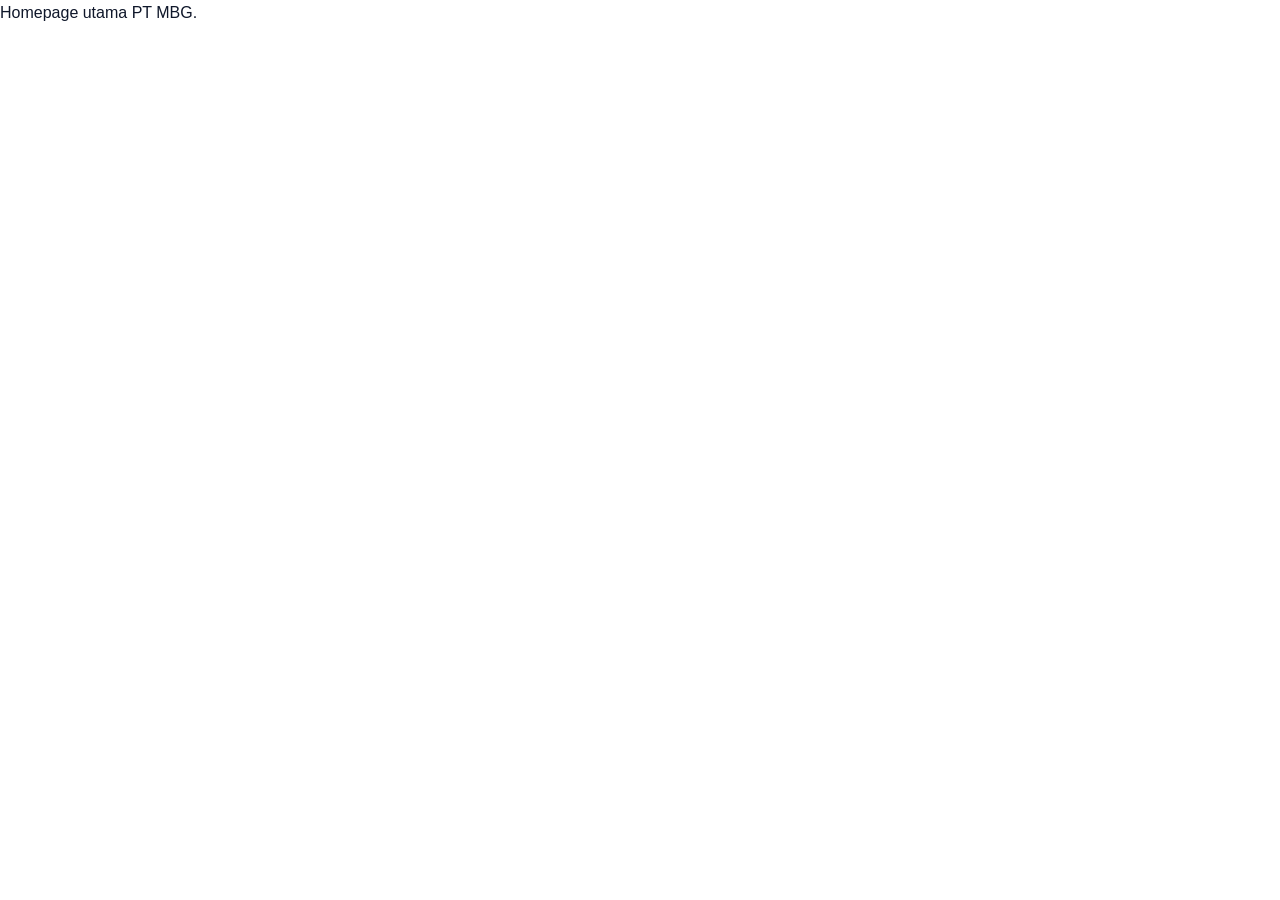
<file: public/pages/home.html>
<!DOCTYPE html>
<html lang="id">
<head>
<meta charset="UTF-8">
<meta name="viewport" content="width=device-width, initial-scale=1.0">
<title>PT MBG — Software · Consultant · Education</title>
<meta name="description" content="PT MBG — Solusi IT Software, IT Consultant, dan Pendidikan Digital.">
<link rel="stylesheet" href="https://cdnjs.cloudflare.com/ajax/libs/font-awesome/6.5.1/css/all.min.css">
<link rel="stylesheet" href="../home/css/style.css">
<style></style>
</head>
<body>
<p>Homepage utama PT MBG.</p>
<script></script>
</body>
</html>
</file>
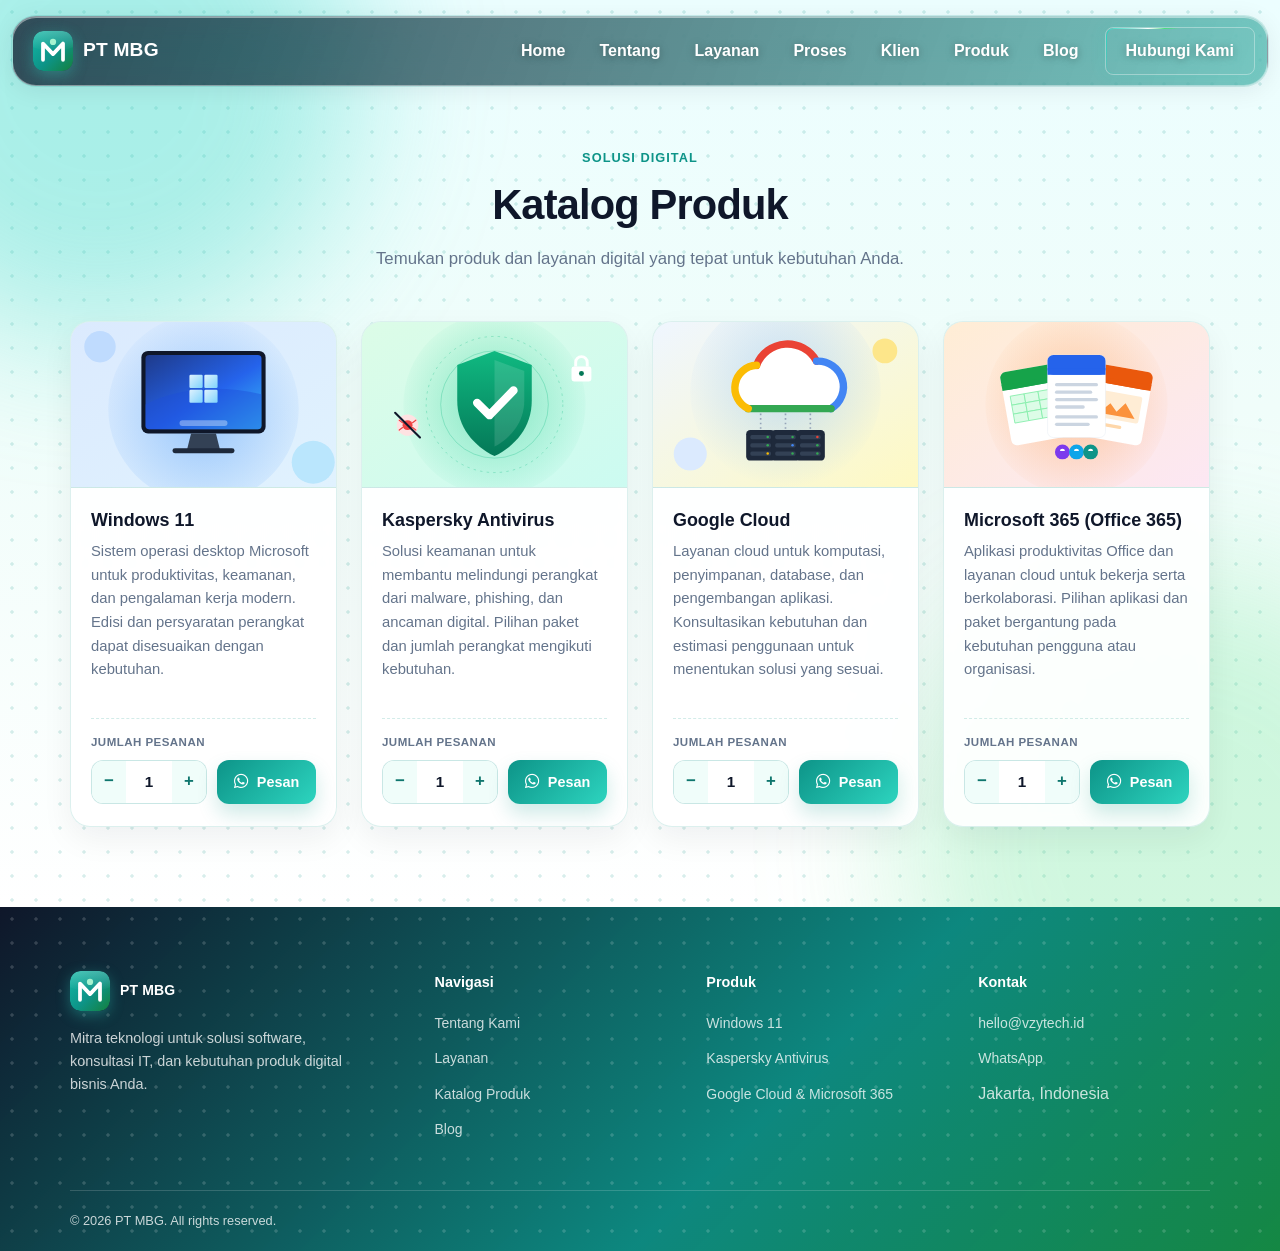
<file: public/pages/produk.html>
<!DOCTYPE html>
<html lang="id">
<head>
<meta charset="UTF-8">
<meta name="viewport" content="width=device-width, initial-scale=1.0">
<title>Katalog Produk</title>
<meta name="description" content="Katalog Windows 11, Kaspersky Antivirus, Google Cloud, dan Microsoft 365.">
<link rel="icon" type="image/svg+xml" href="/public/assets/brand/favicon.svg">
<link rel="stylesheet" href="https://cdnjs.cloudflare.com/ajax/libs/font-awesome/6.5.1/css/all.min.css">
<link rel="stylesheet" href="../home/css/style.css">
<style></style>
</head>
<body class="catalog-page">
<div class="nav-wrap"><nav class="nav" aria-label="Navigasi utama"><a href="/public/home/" class="nav-logo"><img class="nav-logo-mark" src="/public/assets/brand/mbg-mark.svg" alt="" width="40" height="40">PT MBG</a><div class="nav-links" id="navLinks"><a href="/public/home/">Home</a><a href="/public/home/index.html#about">Tentang</a><a href="/public/home/index.html#services">Layanan</a><a href="/public/home/index.html#process">Proses</a><a href="/public/home/index.html#testimonials">Klien</a><a href="/public/pages/produk.html">Produk</a><a href="/public/pages/blog.html">Blog</a><a href="/public/home/index.html#contact" class="nav-cta">Hubungi Kami</a></div><button class="nav-toggle" type="button" aria-label="Menu" aria-expanded="false"><i class="fas fa-bars"></i></button></nav></div><script>(function(){var toggle=document.querySelector(".nav-toggle");var links=document.querySelector(".nav-links");var nav=document.querySelector(".nav");if(toggle&&links){toggle.addEventListener("click",function(){var open=links.classList.toggle("open");toggle.setAttribute("aria-expanded",open?"true":"false");});links.querySelectorAll("a").forEach(function(link){link.addEventListener("click",function(){links.classList.remove("open");toggle.setAttribute("aria-expanded","false");});});}if(nav){var update=function(){nav.classList.toggle("scrolled",window.scrollY>40);};window.addEventListener("scroll",update,{passive:true});update();}})();</script>
<style>.catalog-page{padding-top:0;background:var(--off-white)}.cms-product-catalog{position:relative;isolation:isolate;overflow:hidden;padding:144px 0 80px;background-color:#f0fdfa;background-image:radial-gradient(circle,rgba(13,148,136,.16) 1.5px,transparent 1.75px),linear-gradient(180deg,#ecfeff 0%,#f0fdfa 45%,#ffffff 100%);background-size:24px 24px,100% 100%}.cms-product-catalog::before,.cms-product-catalog::after{content:"";position:absolute;z-index:-1;border-radius:50%;filter:blur(70px);pointer-events:none}.cms-product-catalog::before{width:520px;height:520px;top:-180px;left:-160px;background:rgba(45,212,191,.35)}.cms-product-catalog::after{width:560px;height:560px;bottom:-220px;right:-180px;background:rgba(74,222,128,.25)}.cms-product-catalog .section-header{margin-bottom:40px}.cms-product-catalog .section-desc{max-width:560px;margin-left:auto;margin-right:auto}.cms-product-grid{display:grid;grid-template-columns:repeat(4,minmax(0,1fr));gap:24px;align-items:stretch}@media(max-width:1100px){.cms-product-grid{grid-template-columns:repeat(2,minmax(0,1fr))}}@media(max-width:600px){.cms-product-grid{grid-template-columns:1fr}}.cms-product-card{display:flex;flex-direction:column;padding:0;min-width:0;overflow:hidden;border-radius:20px;background:rgba(255,255,255,.92);border:1px solid rgba(13,148,136,.14);box-shadow:0 12px 32px rgba(15,23,42,.06);backdrop-filter:blur(6px)}.cms-product-catalog .cms-product-card{transition:transform .25s ease,box-shadow .25s ease}.cms-product-catalog .cms-product-card:hover{transform:translateY(-4px);box-shadow:0 20px 44px rgba(13,148,136,.16)}.cms-product-catalog .cms-product-card::before{display:none;animation:none}.cms-product-image,.cms-product-placeholder{display:block;width:100%;aspect-ratio:16/10;object-fit:cover;background:linear-gradient(135deg,rgba(13,148,136,.12),rgba(22,163,74,.1));border-bottom:1px solid rgba(13,148,136,.1)}.cms-product-placeholder{display:grid;place-items:center;color:var(--turquoise);font-size:42px}.cms-product-info{display:flex;flex:1;flex-direction:column;padding:20px 20px 22px}.cms-product-info h3{font-family:var(--font-display);font-size:1.12rem;line-height:1.35;margin:0 0 8px;color:var(--slate)}.cms-product-description{color:var(--muted);font-size:.9rem;line-height:1.6;margin:0}.cms-product-price{display:none}.cms-product-order{margin-top:auto;padding-top:18px}.cms-product-order-label{display:block;margin:0 0 8px;padding-top:14px;border-top:1px dashed rgba(13,148,136,.18);color:var(--muted);font-size:.72rem;font-weight:700;letter-spacing:.04em;text-transform:uppercase}.cms-product-order-row{display:grid;grid-template-columns:116px minmax(0,1fr);gap:10px;align-items:stretch}.cms-qty{display:grid;grid-template-columns:34px minmax(0,1fr) 34px;height:44px;border:1px solid rgba(13,148,136,.22);border-radius:12px;background:#fff;overflow:hidden}.cms-qty:focus-within{border-color:var(--turquoise);box-shadow:0 0 0 3px rgba(13,148,136,.12)}.cms-qty-btn{border:0;background:#f0fdfa;color:var(--turquoise-dark);font-size:1.05rem;font-weight:700;cursor:pointer;line-height:1}.cms-qty-btn:hover{background:#ccfbf1}.cms-product-quantity{width:100%;min-width:0;height:100%;padding:0 2px;border:0;background:transparent;font:700 .95rem var(--font);color:var(--slate);text-align:center;outline:none;-moz-appearance:textfield;appearance:textfield}.cms-product-quantity::-webkit-outer-spin-button,.cms-product-quantity::-webkit-inner-spin-button{-webkit-appearance:none;margin:0}.cms-product-order-link{display:inline-flex;align-items:center;justify-content:center;gap:8px;width:100%;height:44px;padding:0 14px;border:0;border-radius:12px;background:linear-gradient(135deg,var(--turquoise),#2dd4bf);color:#fff;text-decoration:none;font:700 .9rem var(--font);white-space:nowrap;cursor:pointer;box-shadow:0 10px 20px rgba(13,148,136,.2);transition:transform .2s ease,box-shadow .2s ease,background .2s ease}.cms-product-order-link i{font-size:1.05rem}.cms-product-catalog .cms-product-order-link:hover{background:linear-gradient(135deg,#0f766e,#14b8a6);color:#fff;transform:translateY(-1px);box-shadow:0 12px 24px rgba(13,148,136,.26)}.cms-product-empty{grid-column:1/-1;color:var(--muted);padding:28px;border:1px dashed var(--border);border-radius:var(--radius-sm);text-align:center}.cms-order-modal{position:fixed;inset:0;display:none;align-items:center;justify-content:center;background:rgba(15,23,42,.45);z-index:1000;padding:20px}.cms-order-modal.is-open{display:flex}.cms-order-modal-panel{position:relative;width:min(100%,480px);background:linear-gradient(180deg,#ffffff,#f8fafc);border:1px solid rgba(148,163,184,.25);border-radius:22px;padding:24px;box-shadow:0 28px 70px rgba(15,23,42,.2)}.cms-order-modal-close{position:absolute;top:12px;right:12px;width:36px;height:36px;border:0;border-radius:50%;background:#e2e8f0;color:#0f172a;font-size:1.5rem;cursor:pointer;line-height:1}.cms-order-form{display:grid;gap:16px}.cms-order-form h3{margin:0 0 8px;font-size:1.45rem;color:#0f172a}.cms-order-form .field{display:grid;gap:7px}.cms-order-form label{font-size:.78rem;font-weight:700;color:#334155}.cms-order-form input,.cms-order-form textarea{width:100%;border:1px solid var(--border);border-radius:12px;padding:10px 12px;font:inherit;background:#fff;box-shadow:inset 0 1px 2px rgba(15,23,42,.04)}.cms-order-form textarea{min-height:96px;resize:vertical}.cms-order-form .submit-row{display:flex;justify-content:flex-end;margin-top:8px}.cms-order-form .btn-submit{border:0;border-radius:12px;background:linear-gradient(135deg,var(--turquoise),#2dd4bf);color:#fff;padding:12px 18px;font-weight:700;cursor:pointer;box-shadow:0 12px 24px rgba(13,148,136,.2)}@media(max-width:600px){.cms-product-catalog{padding:128px 0 64px}.cms-product-info{padding:18px}.cms-order-modal-panel{padding:20px}}</style><section class="section cms-product-catalog"><div class="container"><header class="section-header center"><div class="section-label">Solusi Digital</div><h1 class="section-title">Katalog Produk</h1><p class="section-desc">Temukan produk dan layanan digital yang tepat untuk kebutuhan Anda.</p></header><div class="cms-product-grid"><article class="cms-product-card service-card"><img class="cms-product-image" src="/public/pages/img/products/windows-11.svg" alt="Windows 11" loading="lazy"><div class="cms-product-info"><h3>Windows 11</h3><p class="cms-product-description">Sistem operasi desktop Microsoft untuk produktivitas, keamanan, dan pengalaman kerja modern. Edisi dan persyaratan perangkat dapat disesuaikan dengan kebutuhan.</p><div class="cms-product-order"><span class="cms-product-order-label">Jumlah pesanan</span><div class="cms-product-order-row"><div class="cms-qty"><button class="cms-qty-btn" type="button" data-step="-1" aria-label="Kurangi jumlah Windows 11">&minus;</button><input class="cms-product-quantity" type="number" min="1" step="1" value="1" inputmode="numeric" aria-label="Jumlah pesanan Windows 11"><button class="cms-qty-btn" type="button" data-step="1" aria-label="Tambah jumlah Windows 11">+</button></div><button class="cms-product-order-link" type="button" data-product="Windows 11"><i class="fab fa-whatsapp" aria-hidden="true"></i>Pesan</button></div></div></div></article><article class="cms-product-card service-card"><img class="cms-product-image" src="/public/pages/img/products/kaspersky-antivirus.svg" alt="Kaspersky Antivirus" loading="lazy"><div class="cms-product-info"><h3>Kaspersky Antivirus</h3><p class="cms-product-description">Solusi keamanan untuk membantu melindungi perangkat dari malware, phishing, dan ancaman digital. Pilihan paket dan jumlah perangkat mengikuti kebutuhan.</p><div class="cms-product-order"><span class="cms-product-order-label">Jumlah pesanan</span><div class="cms-product-order-row"><div class="cms-qty"><button class="cms-qty-btn" type="button" data-step="-1" aria-label="Kurangi jumlah Kaspersky Antivirus">&minus;</button><input class="cms-product-quantity" type="number" min="1" step="1" value="1" inputmode="numeric" aria-label="Jumlah pesanan Kaspersky Antivirus"><button class="cms-qty-btn" type="button" data-step="1" aria-label="Tambah jumlah Kaspersky Antivirus">+</button></div><button class="cms-product-order-link" type="button" data-product="Kaspersky Antivirus"><i class="fab fa-whatsapp" aria-hidden="true"></i>Pesan</button></div></div></div></article><article class="cms-product-card service-card"><img class="cms-product-image" src="/public/pages/img/products/google-cloud.svg" alt="Google Cloud" loading="lazy"><div class="cms-product-info"><h3>Google Cloud</h3><p class="cms-product-description">Layanan cloud untuk komputasi, penyimpanan, database, dan pengembangan aplikasi. Konsultasikan kebutuhan dan estimasi penggunaan untuk menentukan solusi yang sesuai.</p><div class="cms-product-order"><span class="cms-product-order-label">Jumlah pesanan</span><div class="cms-product-order-row"><div class="cms-qty"><button class="cms-qty-btn" type="button" data-step="-1" aria-label="Kurangi jumlah Google Cloud">&minus;</button><input class="cms-product-quantity" type="number" min="1" step="1" value="1" inputmode="numeric" aria-label="Jumlah pesanan Google Cloud"><button class="cms-qty-btn" type="button" data-step="1" aria-label="Tambah jumlah Google Cloud">+</button></div><button class="cms-product-order-link" type="button" data-product="Google Cloud"><i class="fab fa-whatsapp" aria-hidden="true"></i>Pesan</button></div></div></div></article><article class="cms-product-card service-card"><img class="cms-product-image" src="/public/pages/img/products/microsoft-365.svg" alt="Microsoft 365 (Office 365)" loading="lazy"><div class="cms-product-info"><h3>Microsoft 365 (Office 365)</h3><p class="cms-product-description">Aplikasi produktivitas Office dan layanan cloud untuk bekerja serta berkolaborasi. Pilihan aplikasi dan paket bergantung pada kebutuhan pengguna atau organisasi.</p><div class="cms-product-order"><span class="cms-product-order-label">Jumlah pesanan</span><div class="cms-product-order-row"><div class="cms-qty"><button class="cms-qty-btn" type="button" data-step="-1" aria-label="Kurangi jumlah Microsoft 365 (Office 365)">&minus;</button><input class="cms-product-quantity" type="number" min="1" step="1" value="1" inputmode="numeric" aria-label="Jumlah pesanan Microsoft 365 (Office 365)"><button class="cms-qty-btn" type="button" data-step="1" aria-label="Tambah jumlah Microsoft 365 (Office 365)">+</button></div><button class="cms-product-order-link" type="button" data-product="Microsoft 365 (Office 365)"><i class="fab fa-whatsapp" aria-hidden="true"></i>Pesan</button></div></div></div></article></div><div class="cms-order-modal" id="cmsOrderModal" aria-hidden="true"><div class="cms-order-modal-panel" role="dialog" aria-modal="true" aria-labelledby="cmsOrderModalTitle"><button type="button" class="cms-order-modal-close" aria-label="Tutup">&times;</button><form class="cms-order-form"><h3 id="cmsOrderModalTitle">Pesan Produk</h3><div class="field"><label for="cmsOrderProduct">Produk</label><input id="cmsOrderProduct" name="product" type="text" readonly></div><div class="field"><label for="cmsOrderQuantity">Jumlah</label><input id="cmsOrderQuantity" name="quantity" type="number" min="1" step="1" value="1" required></div><div class="field"><label for="cmsOrderName">Nama Anda</label><input id="cmsOrderName" name="name" type="text" placeholder="Masukkan nama" required></div><div class="field"><label for="cmsOrderPhone">WhatsApp / Nomor HP</label><input id="cmsOrderPhone" name="phone" type="tel" placeholder="08xxxxxxxxxx" required></div><div class="field"><label for="cmsOrderNotes">Catatan (opsional)</label><textarea id="cmsOrderNotes" name="notes" placeholder="Tulis catatan tambahan..."></textarea></div><div class="submit-row"><button type="submit" class="btn-submit">Kirim ke WhatsApp</button></div></form></div></div><script>(function(){var modal=document.getElementById("cmsOrderModal");var form=modal?modal.querySelector(".cms-order-form"):null;var productInput=modal?modal.querySelector("input[name=\"product\"]"):null;var quantityInput=modal?modal.querySelector("input[name=\"quantity\"]"):null;var nameInput=modal?modal.querySelector("input[name=\"name\"]"):null;var phoneInput=modal?modal.querySelector("input[name=\"phone\"]"):null;var notesInput=modal?modal.querySelector("textarea[name=\"notes\"]"):null;var whatsappNumber="6281313616756";function closeModal(){if(!modal)return;modal.classList.remove("is-open");modal.setAttribute("aria-hidden","true");}document.querySelectorAll(".cms-qty-btn").forEach(function(btn){btn.addEventListener("click",function(){var input=btn.parentNode.querySelector(".cms-product-quantity");var next=(parseInt(input.value,10)||1)+parseInt(btn.dataset.step,10);input.value=Math.max(1,next);});});document.querySelectorAll(".cms-product-order-link").forEach(function(link){link.addEventListener("click",function(){if(!modal||!productInput||!quantityInput||!nameInput||!phoneInput)return;var quantity=Math.max(1,parseInt(link.closest(".cms-product-order").querySelector(".cms-product-quantity").value,10)||1);productInput.value=link.dataset.product||"Produk";quantityInput.value=quantity;nameInput.value="";phoneInput.value="";if(notesInput){notesInput.value="";}modal.classList.add("is-open");modal.setAttribute("aria-hidden","false");setTimeout(function(){nameInput.focus();},50);});});modal&&modal.querySelector(".cms-order-modal-close")&&modal.querySelector(".cms-order-modal-close").addEventListener("click",closeModal);modal&&modal.addEventListener("click",function(event){if(event.target===modal){closeModal();}});form&&form.addEventListener("submit",function(event){event.preventDefault();var product=(productInput.value||"Produk").trim();var quantity=Math.max(1,parseInt(quantityInput.value||"1",10)||1);var name=(nameInput.value||"").trim();var phone=(phoneInput.value||"").trim();var notes=(notesInput?notesInput.value:" ").trim();var message=["Halo, saya ingin memesan *"+product+"* sebanyak "+quantity+".","Nama: "+name,"WhatsApp: "+phone,notes?"Catatan: "+notes:""];window.open("https://wa.me/"+whatsappNumber+"?text="+encodeURIComponent(message.filter(Boolean).join("\n")),"_blank","noopener,noreferrer");closeModal();});})();</script></div></section>
<footer class="footer"><div class="container"><div class="footer-grid"><div class="footer-brand"><a href="/public/home/" class="nav-logo"><img class="nav-logo-mark" src="/public/assets/brand/mbg-mark.svg" alt="" width="40" height="40">PT MBG</a><p>Mitra teknologi untuk solusi software, konsultasi IT, dan kebutuhan produk digital bisnis Anda.</p></div><div><h4>Navigasi</h4><ul><li><a href="/public/home/index.html#about">Tentang Kami</a></li><li><a href="/public/home/index.html#services">Layanan</a></li><li><a href="/public/pages/produk.html">Katalog Produk</a></li><li><a href="/public/pages/blog.html">Blog</a></li></ul></div><div><h4>Produk</h4><ul><li><a href="/public/pages/produk.html">Windows 11</a></li><li><a href="/public/pages/produk.html">Kaspersky Antivirus</a></li><li><a href="/public/pages/produk.html">Google Cloud &amp; Microsoft 365</a></li></ul></div><div><h4>Kontak</h4><ul><li><a href="mailto:hello@vzytech.id">hello@vzytech.id</a></li><li><a href="https://wa.me/6281313616756" target="_blank" rel="noopener noreferrer">WhatsApp</a></li><li>Jakarta, Indonesia</li></ul></div></div><div class="footer-bottom"><span>&copy; 2026 PT MBG. All rights reserved.</span></div></div></footer>
<script></script>
</body>
</html>
</file>
<file: public/home/css/style.css>
/* PT MBG — Home Page */

:root {
  --turquoise: #0d9488;
  --turquoise-light: #2dd4bf;
  --turquoise-dark: #0f766e;
  --turquoise-glow: rgba(45, 212, 191, 0.35);
  --green: #16a34a;
  --green-light: #4ade80;
  --green-dark: #15803d;
  --white: #ffffff;
  --off-white: #f0fdfa;
  --slate: #0f172a;
  --slate-soft: #1e293b;
  --muted: #64748b;
  --border: rgba(13, 148, 136, 0.15);
  --shadow: 0 10px 40px rgba(13, 148, 136, 0.12);
  --shadow-lg: 0 20px 60px rgba(13, 148, 136, 0.18);
  --radius: 20px;
  --radius-sm: 12px;
  --nav-h: 72px;
  --font: Helvetica, Arial, sans-serif;
  --font-display: var(--font);
  --ease: cubic-bezier(0.22, 1, 0.36, 1);
  /* pola titik sederhana */
  --dots: radial-gradient(circle, rgba(255, 255, 255, 0.16) 1.5px, transparent 1.75px);
}

*, *::before, *::after { box-sizing: border-box; margin: 0; padding: 0; }

html {
  scroll-behavior: smooth;
  scroll-padding-top: calc(var(--nav-h) + 24px);
}

body {
  font-family: var(--font);
  color: var(--slate);
  background: var(--white);
  line-height: 1.6;
  overflow-x: hidden;
}

img { max-width: 100%; display: block; }
a { text-decoration: none; color: inherit; }
ul { list-style: none; }
button { font-family: inherit; cursor: pointer; border: none; background: none; }

.container {
  width: min(1140px, 92%);
  margin-inline: auto;
}

/* ---------- Floating Sticky Nav ---------- */
.nav-wrap {
  position: fixed;
  top: 16px;
  left: 0;
  right: 0;
  z-index: 1000;
  display: flex;
  justify-content: center;
  pointer-events: none;
  transition: top 0.35s var(--ease);
}

.nav {
  pointer-events: auto;
  display: flex;
  align-items: center;
  justify-content: space-between;
  gap: 8px;
  padding: 10px 12px 10px 20px;
  width: calc(100% - 24px);
  max-width: 1600px;
  background: linear-gradient(110deg, rgba(15, 23, 42, 0.76), rgba(13, 148, 136, 0.52));
  backdrop-filter: blur(20px) saturate(1.5);
  -webkit-backdrop-filter: blur(20px) saturate(1.5);
  border: 1px solid rgba(255, 255, 255, 0.42);
  border-radius: 24px;
  box-shadow:
    0 4px 24px rgba(15, 23, 42, 0.08),
    0 0 0 1px var(--border),
    inset 0 1px 0 rgba(255, 255, 255, 0.45);
  transition: all 0.4s var(--ease);
}

.nav.scrolled {
  background: linear-gradient(110deg, rgba(15, 23, 42, 0.84), rgba(13, 148, 136, 0.62));
  box-shadow: var(--shadow-lg), 0 0 0 1px var(--border);
  padding: 8px 10px 8px 18px;
}

.nav-logo {
  display: flex;
  align-items: center;
  gap: 10px;
  font-family: var(--font-display);
  font-weight: 700;
  font-size: 1.2rem;
  letter-spacing: 0.01em;
  color: var(--white);
  margin-right: 12px;
  white-space: nowrap;
}

.nav-logo-mark {
  display: block;
  width: 40px;
  height: 40px;
  flex-shrink: 0;
  border-radius: 11px;
  box-shadow: 0 4px 14px var(--turquoise-glow);
}

.nav-links {
  display: flex;
  align-items: center;
  gap: 2px;
}

.nav-links a {
  padding: 10px 16px;
  border-radius: 8px;
  font-size: 1rem;
  font-weight: 700;
  color: var(--white);
  text-shadow: 0 1px 8px rgba(0, 0, 0, 0.35);
  transition: all 0.25s var(--ease);
}

.nav-links a:hover,
.nav-links a.active {
  color: var(--white);
  background: rgba(45, 212, 191, 0.24);
}

.nav-cta {
  position: relative;
  isolation: isolate;
  overflow: hidden;
  margin-left: 8px;
  padding: 10px 20px !important;
  border-radius: 8px !important;
  border: 1px solid rgba(255, 255, 255, 0.34) !important;
  background: transparent !important;
  color: white !important;
  font-weight: 600 !important;
  font-size: 1rem !important;
  box-shadow: 0 0 16px rgba(45, 212, 191, 0.12);
  transition: transform 0.25s var(--ease), box-shadow 0.25s var(--ease) !important;
}

.nav-cta::before {
  content: '';
  position: absolute;
  z-index: -1;
  inset: 0;
  padding: 1px;
  border-radius: inherit;
  background: conic-gradient(
    from 0deg,
    transparent 0deg 245deg,
    var(--turquoise-light) 285deg,
    white 305deg,
    var(--green-light) 325deg,
    transparent 360deg
  );
  -webkit-mask: linear-gradient(#fff 0 0) content-box, linear-gradient(#fff 0 0);
  -webkit-mask-composite: xor;
  mask: linear-gradient(#fff 0 0) content-box, linear-gradient(#fff 0 0);
  mask-composite: exclude;
  animation: navCtaBorder 3.5s linear infinite;
}

.nav-cta:hover {
  transform: translateY(-2px);
  box-shadow: 0 0 22px rgba(45, 212, 191, 0.28);
}

@keyframes navCtaBorder {
  to { transform: rotate(360deg); }
}

.nav-toggle {
  display: none;
  width: 42px;
  height: 42px;
  border-radius: 8px;
  align-items: center;
  justify-content: center;
  color: var(--slate);
  background: var(--off-white);
}

/* ---------- Hero Slider ---------- */
.hero {
  position: relative;
  height: 100vh;
  min-height: 620px;
  overflow: hidden;
  background: var(--slate);
}

.hero-slider {
  position: absolute;
  inset: 0;
}

.hero-slide {
  position: absolute;
  inset: 0;
  opacity: 0;
  visibility: hidden;
  transition: opacity 1s var(--ease), visibility 1s;
  z-index: 1;
}

.hero-slide.active {
  opacity: 1;
  visibility: visible;
  z-index: 2;
}

.hero-slide .bg {
  position: absolute;
  inset: 0;
  background-image: var(--dots) !important;
  background-color: var(--slate);
  background-size: 24px 24px;
  background-position: center;
  transform: scale(1.08);
  transition: transform 8s var(--ease);
}

.hero-slide.active .bg {
  transform: scale(1);
}

.hero-slide .bg::after {
  content: '';
  position: absolute;
  inset: 0;
  background:
    linear-gradient(135deg, rgba(15, 23, 42, 0.92) 0%, rgba(13, 148, 136, 0.6) 55%, rgba(22, 163, 74, 0.5) 100%);
}

/* Abstract hi-tech pattern overlay */
.hero-slide .grid-overlay {
  position: absolute;
  inset: 0;
  z-index: 1;
  background: none;
  pointer-events: none;
}

.hero-content {
  position: relative;
  z-index: 3;
  height: 100%;
  display: flex;
  align-items: center;
  color: white;
}

.hero-content .container {
  display: grid;
  grid-template-columns: minmax(0, 1.2fr) minmax(320px, 0.8fr);
  align-items: stretch;
  gap: clamp(32px, 5vw, 76px);
}

.hero-inner {
  display: flex;
  flex-direction: column;
  justify-content: center;
  align-self: stretch;
  max-width: 720px;
}

.hero-showcase {
  position: relative;
  isolation: isolate;
  justify-self: end;
  width: min(100%, 440px);
  overflow: hidden;
  padding: 30px;
  border: 1px solid rgba(255, 255, 255, 0.24);
  border-radius: 24px;
  background:
    radial-gradient(circle at 100% 0, rgba(45, 212, 191, 0.2), transparent 38%),
    linear-gradient(145deg, rgba(15, 23, 42, 0.68), rgba(13, 148, 136, 0.24));
  box-shadow: 0 24px 70px rgba(2, 12, 24, 0.25), inset 0 1px 0 rgba(255, 255, 255, 0.12);
  backdrop-filter: blur(18px);
  -webkit-backdrop-filter: blur(18px);
  opacity: 0;
  transform: translateY(24px);
}

.hero-slide.active .hero-showcase {
  animation:
    heroIn 0.9s var(--ease) 0.72s forwards,
    showcaseGlow 5s ease-in-out 1.6s infinite;
}

.showcase-heading,
.showcase-steps,
.showcase-footer {
  position: relative;
  z-index: 1;
}

.showcase-kicker {
  display: inline-flex;
  align-items: center;
  gap: 8px;
  margin-bottom: 18px;
  color: var(--turquoise-light);
  font-size: 0.7rem;
  font-weight: 700;
  letter-spacing: 0.12em;
}

.showcase-heading h2 {
  max-width: 320px;
  margin-bottom: 8px;
  color: white;
  font-family: var(--font-display);
  font-size: clamp(1.4rem, 2.4vw, 1.85rem);
  line-height: 1.2;
  letter-spacing: -0.02em;
}

.showcase-heading p {
  margin: 0;
  color: rgba(255, 255, 255, 0.68);
  font-size: 0.85rem;
  line-height: 1.55;
}

.showcase-steps {
  display: grid;
  gap: 9px;
  margin-top: 24px;
}

.showcase-step {
  display: grid;
  grid-template-columns: 40px minmax(0, 1fr) auto;
  align-items: center;
  gap: 12px;
  padding: 12px;
  border: 1px solid rgba(255, 255, 255, 0.1);
  border-radius: 14px;
  background: rgba(255, 255, 255, 0.07);
  transition: transform 0.25s var(--ease), background 0.25s ease, border-color 0.25s ease;
}

.hero-slide.active .showcase-step {
  animation: showcaseStepIn 0.55s var(--ease) both;
}

.hero-slide.active .showcase-step:nth-child(1) { animation-delay: 1.05s; }
.hero-slide.active .showcase-step:nth-child(2) { animation-delay: 1.2s; }
.hero-slide.active .showcase-step:nth-child(3) { animation-delay: 1.35s; }

.showcase-step:hover {
  transform: translateX(-5px);
  border-color: rgba(45, 212, 191, 0.38);
  background: rgba(255, 255, 255, 0.12);
}

.showcase-step-icon {
  display: grid;
  width: 40px;
  height: 40px;
  place-items: center;
  border: 1px solid rgba(45, 212, 191, 0.2);
  border-radius: 12px;
  background: rgba(45, 212, 191, 0.12);
  color: var(--turquoise-light);
  transition: transform 0.3s var(--ease), background 0.3s ease;
}

.showcase-step:hover .showcase-step-icon {
  transform: rotate(-8deg) scale(1.08);
  background: rgba(45, 212, 191, 0.22);
}

.showcase-step strong,
.showcase-step small {
  display: block;
}

.showcase-step strong {
  color: white;
  font-size: 0.86rem;
  font-weight: 600;
}

.showcase-step small {
  margin-top: 2px;
  color: rgba(255, 255, 255, 0.58);
  font-size: 0.72rem;
}

.showcase-step-number {
  color: rgba(255, 255, 255, 0.38);
  font-family: var(--font-display);
  font-size: 0.8rem;
  font-weight: 700;
}

.showcase-footer {
  display: flex;
  align-items: center;
  flex-wrap: wrap;
  gap: 9px;
  margin-top: 20px;
  color: rgba(255, 255, 255, 0.68);
  font-size: 0.68rem;
  font-weight: 500;
}

.showcase-footer > i {
  width: 3px;
  height: 3px;
  border-radius: 50%;
  background: var(--turquoise-light);
}

.showcase-live-dot {
  width: 7px;
  height: 7px;
  border-radius: 50%;
  background: var(--green-light);
  box-shadow: 0 0 10px var(--green-light);
}

.showcase-orbit {
  position: absolute;
  z-index: -1;
  width: 180px;
  height: 180px;
  border: 1px solid rgba(45, 212, 191, 0.12);
  border-radius: 50%;
  pointer-events: none;
}

.showcase-orbit-one {
  top: -120px;
  right: -70px;
  animation: showcaseOrbit 18s linear infinite;
}

.showcase-orbit-two {
  top: -95px;
  right: -45px;
  width: 130px;
  height: 130px;
  animation: showcaseOrbit 12s linear infinite reverse;
}

@keyframes showcaseGlow {
  0%, 100% { box-shadow: 0 24px 70px rgba(2, 12, 24, 0.25), inset 0 1px 0 rgba(255, 255, 255, 0.12); }
  50% { box-shadow: 0 28px 78px rgba(45, 212, 191, 0.2), inset 0 1px 0 rgba(255, 255, 255, 0.18); }
}

@keyframes showcaseStepIn {
  from { opacity: 0; transform: translateY(12px); }
  to { opacity: 1; transform: translateY(0); }
}

@keyframes showcaseOrbit {
  to { transform: rotate(360deg); }
}

@media (prefers-reduced-motion: reduce) {
  .hero-slide.active .hero-showcase,
  .hero-slide.active .showcase-step,
  .showcase-orbit-one,
  .showcase-orbit-two {
    animation: none;
  }

  .hero-slide.active .hero-showcase,
  .hero-slide.active .showcase-step {
    opacity: 1;
    transform: none;
  }

  .showcase-step,
  .showcase-step-icon,
  .nav-cta::before {
    transition: none;
    animation: none;
  }
}

.hero-badge {
  display: inline-flex;
  align-items: center;
  gap: 8px;
  font-size: 0.8rem;
  font-weight: 500;
  margin-bottom: 20px;
  opacity: 0;
  transform: translateY(24px);
}

.hero-slide.active .hero-badge {
  animation: heroIn 0.8s var(--ease) 0.15s forwards;
}

.hero-badge .dot {
  width: 8px;
  height: 8px;
  border-radius: 50%;
  background: var(--green-light);
  box-shadow: 0 0 12px var(--green-light);
  animation: pulse 2s ease infinite;
}

.hero h1 {
  font-family: var(--font-display);
  font-size: clamp(2.4rem, 5.5vw, 3.75rem);
  font-weight: 700;
  line-height: 1.12;
  letter-spacing: -0.02em;
  margin-bottom: 18px;
  opacity: 0;
  transform: translateY(32px);
}

.hero-slide.active h1 {
  animation: heroIn 0.9s var(--ease) 0.3s forwards;
}

.hero h1 .accent {
  background: linear-gradient(90deg, var(--turquoise-light), var(--green-light));
  -webkit-background-clip: text;
  background-clip: text;
  color: transparent;
}

.hero p {
  font-size: clamp(1rem, 2vw, 1.15rem);
  color: rgba(255, 255, 255, 0.82);
  max-width: 520px;
  margin-bottom: 28px;
  opacity: 0;
  transform: translateY(28px);
}

.hero-slide.active p {
  animation: heroIn 0.9s var(--ease) 0.45s forwards;
}

.hero-actions {
  display: flex;
  flex-wrap: wrap;
  gap: 12px;
  opacity: 0;
  transform: translateY(24px);
}

.hero-slide.active .hero-actions {
  animation: heroIn 0.9s var(--ease) 0.6s forwards;
}

@keyframes heroIn {
  to { opacity: 1; transform: translateY(0); }
}

@keyframes pulse {
  0%, 100% { opacity: 1; transform: scale(1); }
  50% { opacity: 0.6; transform: scale(0.85); }
}

.btn {
  display: inline-flex;
  align-items: center;
  gap: 8px;
  padding: 14px 26px;
  border-radius: 8px;
  font-weight: 600;
  font-size: 0.95rem;
  transition: all 0.3s var(--ease);
}

.btn-primary {
  background: linear-gradient(135deg, var(--turquoise-light), var(--green));
  color: white;
  box-shadow: 0 6px 24px var(--turquoise-glow);
}

.btn-primary:hover {
  transform: translateY(-3px);
  box-shadow: 0 12px 32px var(--turquoise-glow);
}

.btn-ghost {
  background: rgba(255, 255, 255, 0.1);
  color: white;
  border: 1px solid rgba(255, 255, 255, 0.28);
  backdrop-filter: blur(8px);
}

.btn-ghost:hover {
  background: rgba(255, 255, 255, 0.18);
  border-color: rgba(255, 255, 255, 0.45);
}

/* Slider controls */
.hero-controls {
  position: absolute;
  bottom: 40px;
  left: 0;
  right: 0;
  z-index: 5;
}

.hero-controls .container {
  display: flex;
  align-items: center;
  justify-content: space-between;
  gap: 20px;
}

.hero-dots {
  display: flex;
  gap: 10px;
}

.hero-dots button {
  width: 12px;
  height: 12px;
  border-radius: 4px;
  background: rgba(255, 255, 255, 0.3);
  transition: all 0.35s var(--ease);
  position: relative;
  overflow: hidden;
}

.hero-dots button.active {
  width: 40px;
  border-radius: 4px;
  background: rgba(255, 255, 255, 0.25);
}

.hero-dots button.active::after {
  content: '';
  position: absolute;
  left: 0;
  top: 0;
  bottom: 0;
  width: 0;
  background: linear-gradient(90deg, var(--turquoise-light), var(--green-light));
  border-radius: inherit;
  animation: progress 6s linear forwards;
}

@keyframes progress {
  to { width: 100%; }
}

.hero-arrows {
  display: flex;
  gap: 10px;
}

.hero-arrows button {
  width: 48px;
  height: 48px;
  border-radius: 8px;
  border: 1px solid rgba(255, 255, 255, 0.25);
  background: rgba(255, 255, 255, 0.08);
  color: white;
  display: grid;
  place-items: center;
  backdrop-filter: blur(8px);
  transition: all 0.25s var(--ease);
}

.hero-arrows button:hover {
  background: rgba(45, 212, 191, 0.35);
  border-color: var(--turquoise-light);
  transform: scale(1.06);
}

/* Floating orbs */
.orb {
  position: absolute;
  border-radius: 50%;
  filter: blur(60px);
  pointer-events: none;
  z-index: 1;
  opacity: 0.5;
  animation: floatOrb 12s ease-in-out infinite;
}

.orb-1 {
  width: 320px; height: 320px;
  background: var(--turquoise);
  top: 10%; right: 5%;
  animation-delay: 0s;
}

.orb-2 {
  width: 220px; height: 220px;
  background: var(--green);
  bottom: 15%; left: 8%;
  animation-delay: -4s;
}

@keyframes floatOrb {
  0%, 100% { transform: translate(0, 0) scale(1); }
  33% { transform: translate(20px, -30px) scale(1.05); }
  66% { transform: translate(-15px, 15px) scale(0.95); }
}

/* ---------- Sections common ---------- */
.section {
  padding: 100px 0;
  position: relative;
}

.section-label {
  display: inline-flex;
  align-items: center;
  gap: 8px;
  font-size: 0.8rem;
  font-weight: 600;
  text-transform: uppercase;
  letter-spacing: 0.08em;
  color: var(--turquoise);
  margin-bottom: 12px;
}

.section-label::before {
  content: '';
  width: 28px;
  height: 2px;
  background: linear-gradient(90deg, var(--turquoise), var(--green));
  border-radius: 2px;
}

.section-title {
  font-family: var(--font-display);
  font-size: clamp(1.85rem, 3.5vw, 2.6rem);
  font-weight: 700;
  letter-spacing: -0.02em;
  line-height: 1.2;
  margin-bottom: 16px;
  color: var(--slate);
}

.section-desc {
  color: var(--muted);
  font-size: 1.05rem;
  max-width: 560px;
  margin-bottom: 48px;
}

.section-header {
  margin-bottom: 48px;
}

.section-header.center {
  text-align: center;
}

.section-header.center .section-desc {
  margin-inline: auto;
}

.section-header.center .section-label {
  justify-content: center;
}

.section-header.center .section-label::before {
  display: none;
}

/* ---------- About ---------- */
.about {
  background: var(--off-white);
}

.about-grid {
  display: grid;
  grid-template-columns: 1fr 1fr;
  gap: 56px;
  align-items: center;
}

.about-visual {
  position: relative;
  border-radius: var(--radius);
  overflow: hidden;
  aspect-ratio: 1/1;
  background: linear-gradient(145deg, var(--turquoise-dark), var(--slate));
  box-shadow: var(--shadow-lg);
}

.about-visual .inner {
  position: absolute;
  inset: 0;
  display: grid;
  place-items: center;
  padding: 32px;
}

.about-visual .tech-frame {
  position: relative;
  isolation: isolate;
  width: 100%;
  height: 100%;
  overflow: hidden;
  border: 1px solid rgba(255, 255, 255, 0.28);
  border-radius: 16px;
  padding: 24px;
  background: var(--slate);
  display: flex;
  flex-direction: column;
  justify-content: space-between;
  align-items: flex-end;
  gap: 20px;
  color: white;
}

.about-team-image {
  position: absolute;
  z-index: -2;
  inset: 0;
  width: 100%;
  height: 100%;
  object-fit: cover;
  object-position: center;
}

.about-visual .tech-frame::before {
  content: '';
  position: absolute;
  z-index: -1;
  inset: 0;
  background:
    linear-gradient(180deg, rgba(15, 23, 42, 0.14) 0%, rgba(15, 23, 42, 0.08) 35%, rgba(15, 23, 42, 0.78) 100%),
    linear-gradient(120deg, rgba(13, 148, 136, 0.25), transparent 60%);
}

.about-visual-label {
  align-self: flex-start;
  display: inline-flex;
  align-items: center;
  gap: 8px;
  padding: 9px 13px;
  border: 1px solid rgba(255, 255, 255, 0.24);
  border-radius: 999px;
  background: rgba(15, 23, 42, 0.38);
  color: white;
  font-size: 0.75rem;
  font-weight: 600;
  backdrop-filter: blur(10px);
}

.about-visual .big-icon {
  width: 56px;
  height: 56px;
  border: 1px solid rgba(255, 255, 255, 0.3);
  border-radius: 17px;
  background: linear-gradient(135deg, var(--turquoise), var(--green));
  display: grid;
  place-items: center;
  font-size: 23px;
  box-shadow: 0 12px 32px rgba(15, 23, 42, 0.3);
  animation: floatIcon 4s ease-in-out infinite;
}

@keyframes floatIcon {
  0%, 100% { transform: translateY(0); }
  50% { transform: translateY(-12px); }
}

.about-stats-mini {
  display: grid;
  grid-template-columns: repeat(3, 1fr);
  gap: 12px;
  width: 100%;
}

.about-stats-mini div {
  text-align: center;
  padding: 12px 8px;
  background: rgba(15, 23, 42, 0.42);
  border-radius: 12px;
  border: 1px solid rgba(255, 255, 255, 0.2);
  backdrop-filter: blur(12px);
}

.about-stats-mini strong {
  display: block;
  font-size: 1.25rem;
  font-family: var(--font-display);
  color: var(--turquoise-light);
}

.about-stats-mini span {
  font-size: 0.7rem;
  color: rgba(255, 255, 255, 0.65);
}

.about-features {
  display: flex;
  flex-direction: column;
  gap: 16px;
  margin-top: 28px;
}

.about-feature {
  display: flex;
  gap: 14px;
  align-items: flex-start;
  padding: 16px;
  border-radius: var(--radius-sm);
  background: white;
  border: 1px solid var(--border);
  transition: all 0.3s var(--ease);
}

.about-feature:hover {
  box-shadow: var(--shadow);
  border-color: var(--turquoise-light);
  transform: translateX(4px);
}

.about-feature .icon {
  width: 44px;
  height: 44px;
  border-radius: 12px;
  background: linear-gradient(135deg, rgba(13, 148, 136, 0.12), rgba(22, 163, 74, 0.12));
  color: var(--turquoise);
  display: grid;
  place-items: center;
  flex-shrink: 0;
  font-size: 18px;
}

.about-feature h4 {
  font-size: 0.95rem;
  margin-bottom: 2px;
}

.about-feature p {
  font-size: 0.85rem;
  color: var(--muted);
}

.visually-hidden {
  position: absolute;
  width: 1px;
  height: 1px;
  padding: 0;
  margin: -1px;
  overflow: hidden;
  clip: rect(0, 0, 0, 0);
  white-space: nowrap;
  border: 0;
}

.about-chatbot {
  display: grid;
  grid-template-rows: auto auto auto auto auto;
  gap: 14px;
  width: min(370px, calc(100vw - 32px));
  height: auto;
  max-height: min(500px, calc(100vh - 120px));
  margin: 0;
  padding: 18px;
  overflow: hidden;
  border: 1px solid var(--border);
  border-radius: 16px;
  background: rgba(255, 255, 255, 0.92);
  box-shadow: 0 12px 32px rgba(15, 23, 42, 0.07);
}

.about-chatbot[hidden] {
  display: none;
}

.chatbot-widget {
  position: fixed;
  z-index: 1000;
  right: max(24px, env(safe-area-inset-right));
  bottom: max(24px, env(safe-area-inset-bottom));
  display: flex;
  flex-direction: column;
  align-items: flex-end;
  gap: 14px;
}

.chatbot-toggle {
  display: inline-flex;
  align-items: center;
  justify-content: center;
  width: 58px;
  height: 58px;
  padding: 0;
  border: 1px solid rgba(255, 255, 255, 0.45);
  border-radius: 50%;
  color: white;
  background: linear-gradient(135deg, var(--turquoise), var(--green));
  box-shadow: 0 10px 30px rgba(13, 148, 136, 0.32);
  font: 600 0.9rem var(--font);
  transition: transform 0.2s var(--ease), box-shadow 0.2s ease;
}

.chatbot-toggle:hover {
  transform: translateY(-3px);
  box-shadow: 0 14px 36px rgba(13, 148, 136, 0.4);
}

.chatbot-toggle > i {
  font-size: 1.1rem;
}

.chatbot-toggle > span {
  position: absolute;
  width: 1px;
  height: 1px;
  padding: 0;
  margin: -1px;
  overflow: hidden;
  clip: rect(0, 0, 0, 0);
  white-space: nowrap;
  border: 0;
}

.about-chat-close {
  display: grid;
  width: 34px;
  height: 34px;
  margin-left: auto;
  flex: 0 0 auto;
  place-items: center;
  border-radius: 8px;
  color: var(--muted);
}

.about-chat-close:hover {
  color: var(--slate);
  background: var(--off-white);
}

.about-chat-header {
  display: flex;
  align-items: center;
  gap: 11px;
}

.about-chat-avatar {
  display: grid;
  width: 40px;
  height: 40px;
  flex: 0 0 auto;
  place-items: center;
  border-radius: 11px;
  color: white;
  background: linear-gradient(135deg, var(--turquoise), var(--green));
}

.about-chat-header strong,
.about-chat-header small {
  display: block;
}

.about-chat-header strong {
  color: var(--slate);
  font-size: 0.9rem;
}

.about-chat-header small {
  color: var(--muted);
  font-size: 0.75rem;
}

.about-chat-header small span {
  display: inline-block;
  width: 7px;
  height: 7px;
  margin-right: 4px;
  border-radius: 50%;
  background: var(--green);
}

.about-chat-messages {
  display: flex;
  flex-direction: column;
  gap: 8px;
  min-height: 74px;
  max-height: 220px;
  overflow-y: auto;
  padding: 12px;
  border-radius: 10px;
  background: var(--off-white);
  scroll-behavior: smooth;
}

.about-chat-message {
  max-width: 88%;
  margin: 0;
  padding: 9px 11px;
  border-radius: 10px;
  font-size: 0.82rem;
  line-height: 1.5;
  overflow-wrap: anywhere;
}

.about-chat-message.is-bot {
  align-self: flex-start;
  color: var(--slate-soft);
  background: white;
  border: 1px solid var(--border);
}

.about-chat-message.is-user {
  align-self: flex-end;
  color: white;
  background: var(--turquoise-dark);
}

.about-chat-suggestions {
  display: flex;
  flex-wrap: wrap;
  gap: 7px;
}

.about-chat-suggestions button {
  padding: 6px 10px;
  border: 1px solid rgba(13, 148, 136, 0.3);
  border-radius: 7px;
  color: var(--turquoise-dark);
  background: white;
  font: 600 0.75rem var(--font);
  transition: color 0.2s ease, background 0.2s ease;
}

.about-chat-suggestions button:hover {
  color: white;
  background: var(--turquoise-dark);
}

.about-chat-form {
  display: grid;
  grid-template-columns: minmax(0, 1fr) 42px;
  gap: 8px;
}

.about-chat-form input {
  width: 100%;
  min-width: 0;
  height: 42px;
  padding: 9px 12px;
  border: 1px solid var(--border);
  border-radius: 8px;
  outline: none;
  color: var(--slate);
  background: white;
  font: 400 0.85rem var(--font);
}

.about-chat-form input:focus {
  border-color: var(--turquoise);
  box-shadow: 0 0 0 3px var(--turquoise-glow);
}

.about-chat-form button {
  display: grid;
  place-items: center;
  border-radius: 8px;
  color: white;
  background: var(--turquoise-dark);
  transition: background 0.2s ease;
}

.about-chat-form button:hover {
  background: var(--green-dark);
}

.about-chat-whatsapp {
  display: inline-flex;
  align-items: center;
  justify-content: center;
  gap: 7px;
  color: var(--turquoise-dark);
  font-size: 0.78rem;
  font-weight: 600;
  text-align: center;
}

.about-chat-whatsapp:hover {
  color: var(--green-dark);
}

@media (max-width: 480px) {
  .chatbot-widget {
    right: max(16px, env(safe-area-inset-right));
    bottom: max(16px, env(safe-area-inset-bottom));
  }

  .chatbot-widget .about-chatbot {
    height: auto;
    max-height: min(500px, calc(100vh - 100px));
  }
}

/* ---------- Services ---------- */
.services-grid {
  display: grid;
  grid-template-columns: repeat(3, 1fr);
  gap: 24px;
}

#services {
  isolation: isolate;
  overflow: hidden;
  background: #f0fdfa;
}

#services::before,
#services::after {
  content: '';
  position: absolute;
  inset: 0;
  pointer-events: none;
}

#services::before {
  z-index: -2;
  inset: -5%;
  background: url('https://images.unsplash.com/photo-1518770660439-4636190af475?auto=format&fit=crop&w=2200&q=85') center 48% / cover no-repeat;
  opacity: 0.3;
  animation: servicesBackdrop 28s ease-in-out infinite alternate;
}

#services::after {
  z-index: -1;
  background:
    radial-gradient(ellipse at 12% 18%, rgba(45, 212, 191, 0.2), transparent 38%),
    radial-gradient(ellipse at 88% 82%, rgba(22, 163, 74, 0.15), transparent 40%),
    linear-gradient(135deg, rgba(240, 253, 250, 0.76), rgba(255, 255, 255, 0.74)),
    linear-gradient(rgba(13, 148, 136, 0.08) 1px, transparent 1px),
    linear-gradient(90deg, rgba(13, 148, 136, 0.08) 1px, transparent 1px);
  background-size: auto, auto, auto, 48px 48px, 48px 48px;
  animation: servicesAtmosphere 12s ease-in-out infinite alternate;
}

#services > .container {
  position: relative;
  z-index: 1;
}

@keyframes servicesBackdrop {
  from { transform: scale(1.02) translate3d(-0.5%, 0, 0); }
  to { transform: scale(1.12) translate3d(0.5%, -1%, 0); }
}

@keyframes servicesAtmosphere {
  from { background-position: 0 0, 100% 100%, 0 0, 0 0, 0 0; }
  to { background-position: 6% 4%, 94% 96%, 0 0, 24px 18px, 24px 18px; }
}

.service-card {
  position: relative;
  isolation: isolate;
  padding: 32px 28px;
  border-radius: var(--radius);
  background: white;
  border: 1px solid var(--border);
  overflow: hidden;
  transition: all 0.4s var(--ease);
}

.service-card::before {
  content: '';
  position: absolute;
  z-index: -1;
  inset: 0;
  padding: 1px;
  border-radius: inherit;
  background: conic-gradient(
    from 0deg,
    transparent 0deg 245deg,
    var(--turquoise-light) 285deg,
    white 305deg,
    var(--green-light) 325deg,
    transparent 360deg
  );
  -webkit-mask: linear-gradient(#fff 0 0) content-box, linear-gradient(#fff 0 0);
  -webkit-mask-composite: xor;
  mask: linear-gradient(#fff 0 0) content-box, linear-gradient(#fff 0 0);
  mask-composite: exclude;
  animation: navCtaBorder 5s linear infinite;
}

.service-card:hover {
  transform: translateY(-8px);
  box-shadow: 0 16px 44px rgba(45, 212, 191, 0.2);
}

.service-icon {
  width: 56px;
  height: 56px;
  border-radius: 16px;
  display: grid;
  place-items: center;
  font-size: 24px;
  margin-bottom: 20px;
  color: white;
}

.service-card:nth-child(1) .service-icon {
  background: linear-gradient(135deg, var(--turquoise), var(--turquoise-dark));
  box-shadow: 0 8px 24px var(--turquoise-glow);
}

.service-card:nth-child(2) .service-icon {
  background: linear-gradient(135deg, #0891b2, var(--turquoise));
  box-shadow: 0 8px 24px rgba(8, 145, 178, 0.35);
}

.service-card:nth-child(3) .service-icon {
  background: linear-gradient(135deg, var(--green), var(--green-dark));
  box-shadow: 0 8px 24px rgba(22, 163, 74, 0.35);
}

.service-card h3 {
  font-family: var(--font-display);
  font-size: 1.25rem;
  margin-bottom: 10px;
}

.service-card p {
  color: var(--muted);
  font-size: 0.925rem;
  margin-bottom: 18px;
}

.service-card ul {
  display: flex;
  flex-direction: column;
  gap: 8px;
}

.service-card li {
  font-size: 0.875rem;
  color: var(--slate-soft);
  display: flex;
  align-items: center;
  gap: 8px;
}

.service-card li::before {
  content: '';
  width: 6px;
  height: 6px;
  border-radius: 50%;
  background: var(--turquoise);
  flex-shrink: 0;
}

.service-contact-button {
  display: inline-flex;
  align-items: center;
  justify-content: center;
  gap: 8px;
  min-height: 42px;
  margin-top: 24px;
  padding: 9px 16px;
  border: 1px solid var(--turquoise);
  border-radius: 8px;
  color: var(--turquoise-dark);
  font: 600 0.9rem var(--font);
  transition: color 0.25s ease, background 0.25s ease, transform 0.25s var(--ease);
}

.service-contact-button:hover {
  transform: translateY(-2px);
  color: white;
  background: var(--turquoise-dark);
}

.service-contact-dialog {
  width: min(520px, calc(100% - 32px));
  max-width: none;
  max-height: min(90vh, 760px);
  margin: auto;
  padding: 0;
  overflow: auto;
  border: 1px solid var(--border);
  border-radius: 16px;
  color: var(--slate);
  background: white;
  box-shadow: 0 24px 80px rgba(15, 23, 42, 0.28);
}

.service-contact-dialog[open] {
  animation: serviceDialogIn 0.22s var(--ease) both;
}

.service-contact-dialog::backdrop {
  background: rgba(15, 23, 42, 0.62);
  backdrop-filter: blur(4px);
}

.service-contact-form {
  position: relative;
  display: grid;
  gap: 16px;
  padding: 32px;
}

.service-contact-form .section-label {
  margin-bottom: -12px;
}

.service-contact-form h2 {
  padding-right: 32px;
  font-size: clamp(1.4rem, 4vw, 1.8rem);
  line-height: 1.2;
}

.service-contact-form > p:not(.service-contact-selected) {
  margin: -8px 0 0;
  color: var(--muted);
  font-size: 0.92rem;
}

.service-contact-selected {
  margin: 0;
  padding: 10px 12px;
  border-radius: 8px;
  color: var(--slate-soft);
  background: var(--off-white);
  font-size: 0.9rem;
}

.service-contact-form label {
  display: grid;
  gap: 7px;
  color: var(--slate-soft);
  font-size: 0.85rem;
  font-weight: 600;
}

.service-contact-form label span {
  display: inline;
  color: var(--muted);
  font-size: 0.8rem;
  font-weight: 400;
}

.service-contact-form input,
.service-contact-form textarea {
  width: 100%;
  padding: 11px 12px;
  border: 1px solid var(--border);
  border-radius: 8px;
  outline: none;
  color: var(--slate);
  background: white;
  font: 400 0.95rem var(--font);
}

.service-contact-form textarea {
  min-height: 104px;
  resize: vertical;
}

.service-contact-form input:focus,
.service-contact-form textarea:focus {
  border-color: var(--turquoise);
  box-shadow: 0 0 0 3px var(--turquoise-glow);
}

.service-contact-close {
  position: absolute;
  top: 16px;
  right: 18px;
  width: 36px;
  height: 36px;
  border-radius: 8px;
  color: var(--muted);
  font-size: 1.7rem;
  line-height: 1;
}

.service-contact-close:hover {
  color: var(--slate);
  background: var(--off-white);
}

.service-contact-submit {
  display: inline-flex;
  align-items: center;
  justify-content: center;
  gap: 9px;
  min-height: 46px;
  margin-top: 2px;
  padding: 10px 16px;
  border: 1px solid var(--turquoise-dark);
  border-radius: 8px;
  color: white;
  background: var(--turquoise-dark);
  font: 600 0.95rem var(--font);
  transition: background 0.2s ease, transform 0.2s var(--ease);
}

.service-contact-submit:hover {
  transform: translateY(-1px);
  background: var(--green-dark);
}

@keyframes serviceDialogIn {
  from { opacity: 0; transform: translateY(12px) scale(0.98); }
  to { opacity: 1; transform: translateY(0) scale(1); }
}

/* ---------- Process ---------- */
.process {
  background: var(--white);
}

.process-steps {
  display: grid;
  grid-template-columns: repeat(4, 1fr);
  gap: 20px;
  counter-reset: step;
}

.process-step {
  position: relative;
  padding: 28px 22px;
  border-radius: var(--radius);
  background: var(--off-white);
  border: 1px solid var(--border);
  text-align: center;
  transition: all 0.3s var(--ease);
}

.process-step:hover {
  background: white;
  box-shadow: var(--shadow);
  transform: translateY(-4px);
}

.process-step::before {
  counter-increment: step;
  content: counter(step, decimal-leading-zero);
  display: block;
  font-family: var(--font-display);
  font-size: 2rem;
  font-weight: 700;
  background: linear-gradient(135deg, var(--turquoise), var(--green));
  -webkit-background-clip: text;
  background-clip: text;
  color: transparent;
  margin-bottom: 12px;
}

.process-step h4 {
  font-size: 1rem;
  margin-bottom: 8px;
}

.process-step p {
  font-size: 0.85rem;
  color: var(--muted);
}

/* ---------- Testimonials ---------- */
.testimonials {
  background: var(--off-white);
}

.testimonial-grid {
  display: grid;
  grid-template-columns: repeat(3, 1fr);
  gap: 24px;
}

.testimonial-card {
  padding: 28px;
  border-radius: var(--radius);
  background: white;
  border: 1px solid var(--border);
  transition: all 0.3s var(--ease);
}

.testimonial-card:hover {
  box-shadow: var(--shadow);
  transform: translateY(-4px);
}

.testimonial-card .stars {
  color: #fbbf24;
  font-size: 14px;
  letter-spacing: 2px;
  margin-bottom: 14px;
}

.testimonial-card blockquote {
  font-size: 0.95rem;
  color: var(--slate-soft);
  margin-bottom: 20px;
  line-height: 1.65;
}

.testimonial-author {
  display: flex;
  align-items: center;
  gap: 12px;
}

.testimonial-author .avatar {
  width: 44px;
  height: 44px;
  border-radius: 50%;
  background: linear-gradient(135deg, var(--turquoise), var(--green));
  color: white;
  display: grid;
  place-items: center;
  font-weight: 700;
  font-size: 14px;
}

.testimonial-author strong {
  display: block;
  font-size: 0.9rem;
}

.testimonial-author span {
  font-size: 0.8rem;
  color: var(--muted);
}

/* ---------- CTA ---------- */
.cta {
  padding: 100px 0;
}

.cta-box {
  position: relative;
  border-radius: 28px;
  padding: 64px 48px;
  text-align: center;
  color: white;
  overflow: hidden;
  background: linear-gradient(135deg, var(--turquoise-dark), var(--slate) 45%, var(--green-dark));
  box-shadow: var(--shadow-lg);
}

.cta-box::before {
  content: '';
  position: absolute;
  inset: 0;
  background:
    radial-gradient(circle at 20% 50%, rgba(45, 212, 191, 0.25), transparent 40%),
    radial-gradient(circle at 80% 30%, rgba(74, 222, 128, 0.2), transparent 35%);
}

.cta-box > * {
  position: relative;
  z-index: 1;
}

.cta-box h2 {
  font-family: var(--font-display);
  font-size: clamp(1.75rem, 3.5vw, 2.4rem);
  margin-bottom: 12px;
}

.cta-box p {
  color: rgba(255, 255, 255, 0.8);
  max-width: 480px;
  margin: 0 auto 28px;
}

/* ---------- Footer ---------- */
.footer {
  position: relative;
  background:
    var(--dots),
    linear-gradient(135deg, #0f172a 0%, rgba(13, 148, 136, 0.9) 60%, rgba(22, 163, 74, 0.8) 100%),
    var(--slate);
  background-size: 24px 24px, auto, auto;
  color: rgba(255, 255, 255, 0.78);
  padding: 64px 0 0;
}

.footer-grid {
  display: grid;
  grid-template-columns: 1.4fr 1fr 1fr 1fr;
  gap: 40px;
  padding-bottom: 48px;
  border-bottom: 1px solid rgba(255, 255, 255, 0.16);
}

.footer-brand .nav-logo {
  color: white;
  margin-bottom: 16px;
}

.footer-brand p {
  font-size: 0.9rem;
  max-width: 280px;
  margin-bottom: 20px;
}

.footer h4 {
  color: white;
  font-size: 0.9rem;
  margin-bottom: 16px;
  font-weight: 600;
}

.footer ul {
  display: flex;
  flex-direction: column;
  gap: 10px;
}

.footer a {
  font-size: 0.875rem;
  transition: color 0.2s;
}

.footer a:hover {
  color: var(--turquoise-light);
}

.footer-bottom {
  display: flex;
  justify-content: space-between;
  align-items: center;
  padding: 20px 0;
  font-size: 0.8rem;
  flex-wrap: wrap;
  gap: 12px;
}

.footer-bottom strong {
  color: var(--turquoise-light);
}

.socials {
  display: flex;
  gap: 10px;
}

.socials a {
  width: 40px;
  height: 40px;
  border-radius: 12px;
  background: rgba(255, 255, 255, 0.06);
  display: grid;
  place-items: center;
  transition: all 0.25s;
}

.socials a:hover {
  background: var(--turquoise);
  color: white;
}

/* ---------- Reveal on scroll ---------- */
.reveal {
  opacity: 0;
  transform: translateY(36px);
  transition: opacity 0.7s var(--ease), transform 0.7s var(--ease);
}

.reveal.visible {
  opacity: 1;
  transform: translateY(0);
}

.reveal-delay-1 { transition-delay: 0.1s; }
.reveal-delay-2 { transition-delay: 0.2s; }
.reveal-delay-3 { transition-delay: 0.3s; }

/* ---------- Mobile ---------- */
@media (max-width: 992px) {
  .about-grid,
  .services-grid,
  .testimonial-grid,
  .process-steps,
  .footer-grid {
    grid-template-columns: 1fr 1fr;
  }
  .process-steps { grid-template-columns: 1fr 1fr; }
}

@media (max-width: 768px) {
  .nav-links {
    display: none;
    position: absolute;
    top: calc(100% + 12px);
    left: 0;
    right: 0;
    flex-direction: column;
    background: linear-gradient(110deg, rgba(15, 23, 42, 0.88), rgba(13, 148, 136, 0.7));
    backdrop-filter: blur(20px) saturate(1.5);
    -webkit-backdrop-filter: blur(20px) saturate(1.5);
    border-radius: var(--radius);
    padding: 12px;
    box-shadow: var(--shadow-lg);
    border: 1px solid var(--border);
  }
  .nav-links.open { display: flex; }
  .nav {
    position: relative;
    width: calc(100% - 24px);
    justify-content: space-between;
  }
  .nav-toggle { display: flex; color: var(--white); background: rgba(255, 255, 255, 0.14); }
  .nav-cta { display: none; }
  .hero-content .container { display: block; }
  .hero-showcase { display: none; }
  .hero-inner { max-width: 680px; }
  .about-grid,
  .services-grid,
  .testimonial-grid,
  .process-steps,
  .footer-grid {
    grid-template-columns: 1fr;
  }
  .hero { min-height: 100svh; }
  .cta-box { padding: 48px 24px; }
  .section { padding: 72px 0; }
}

@media (min-width: 769px) and (max-width: 992px) {
  .hero-content .container { display: block; }
  .hero-showcase { display: none; }
  .hero-inner { max-width: 720px; }
}

@media (prefers-reduced-motion: reduce) {
  .service-contact-dialog[open] {
    animation: none;
  }

  .service-contact-button,
  .service-contact-submit,
  .chatbot-toggle,
  .about-chat-suggestions button,
  .about-chat-form button {
    transition: none;
  }

  .service-card::before {
    animation: none;
  }
  #services::before,
  #services::after {
    animation: none;
  }
}
</file>
